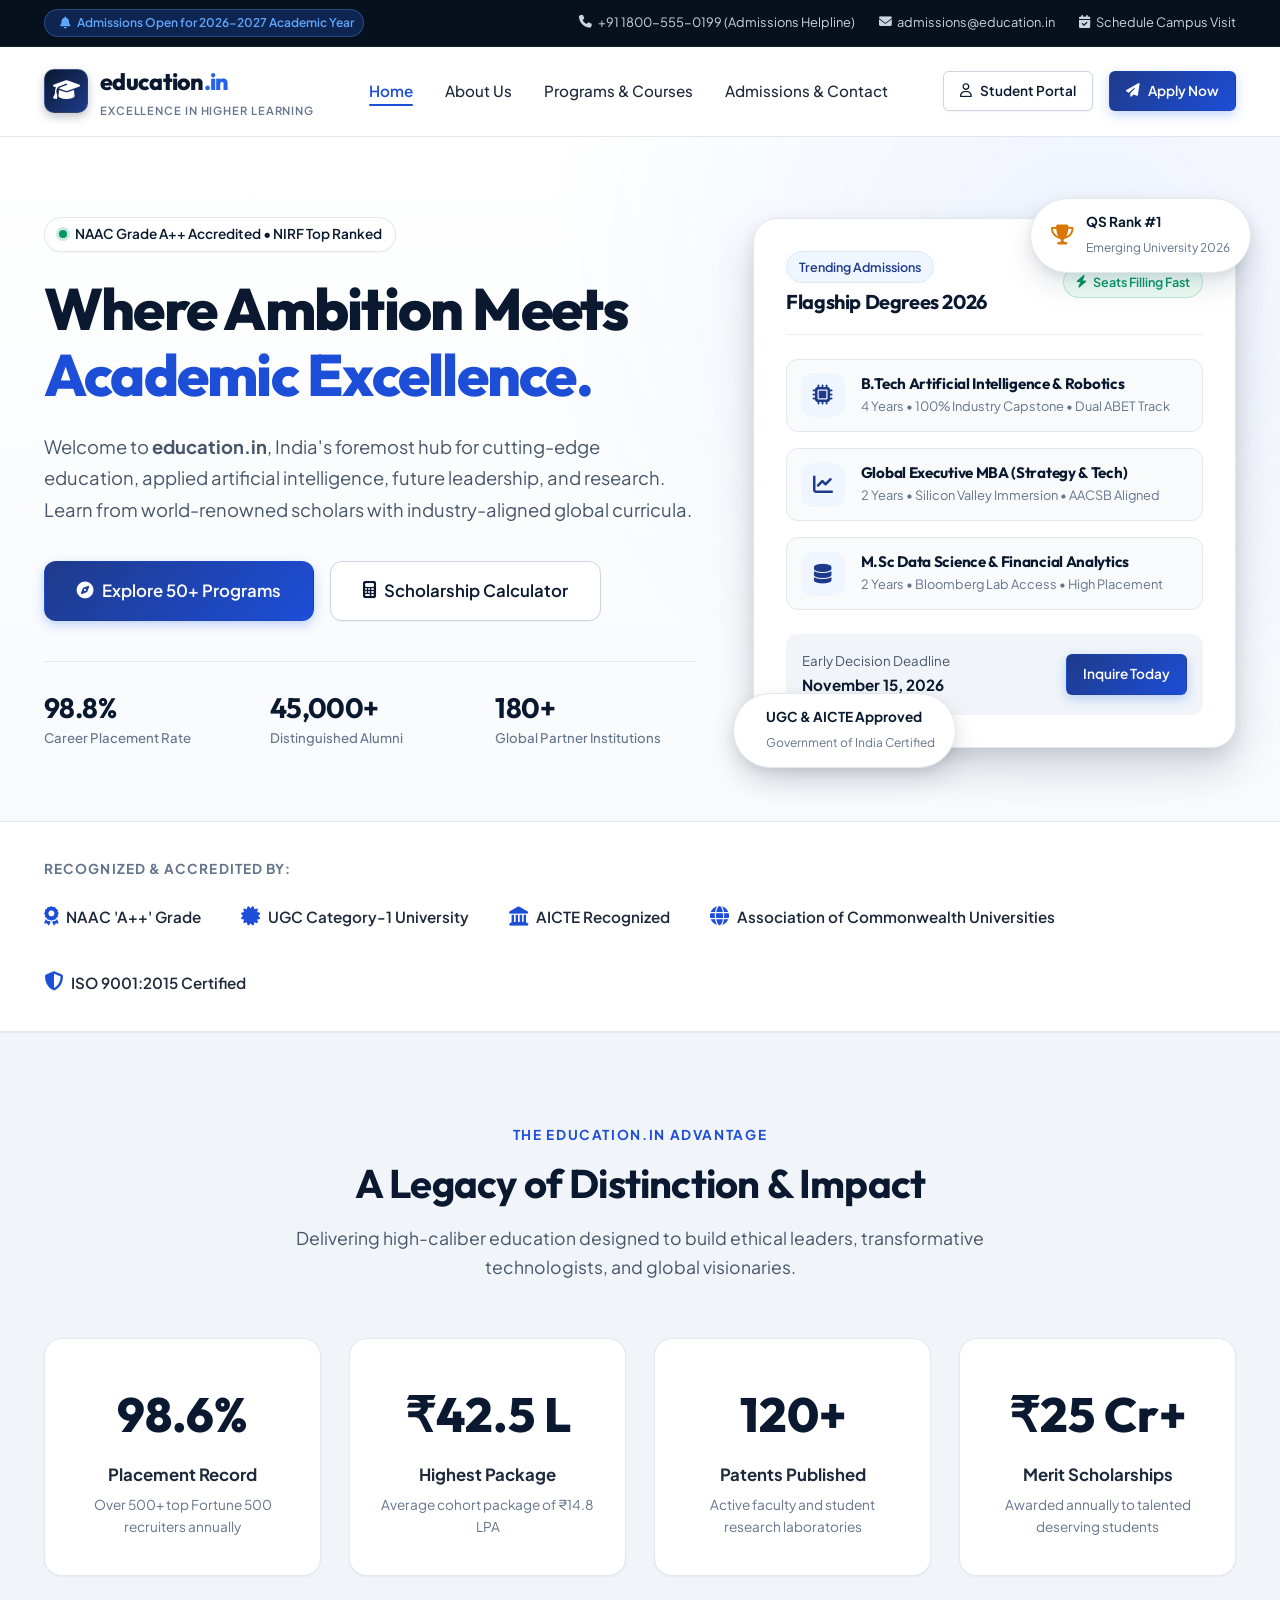
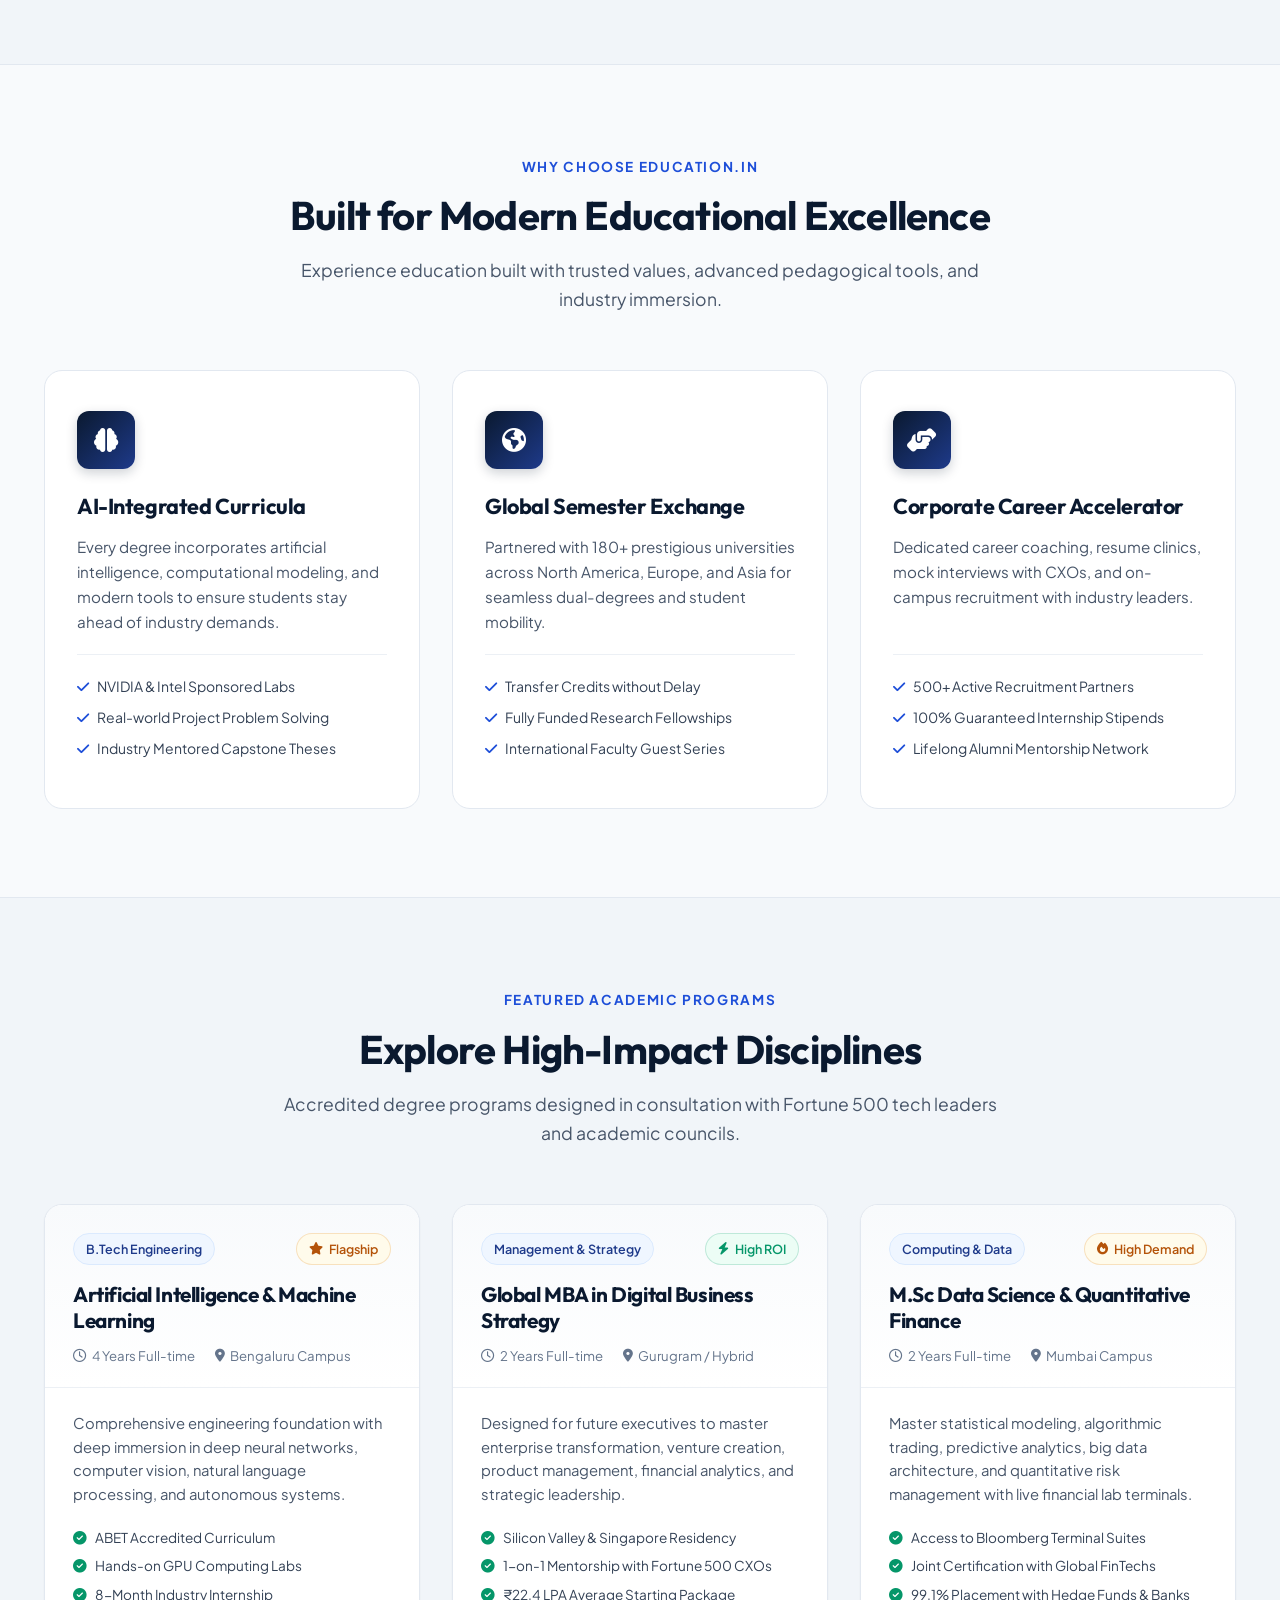
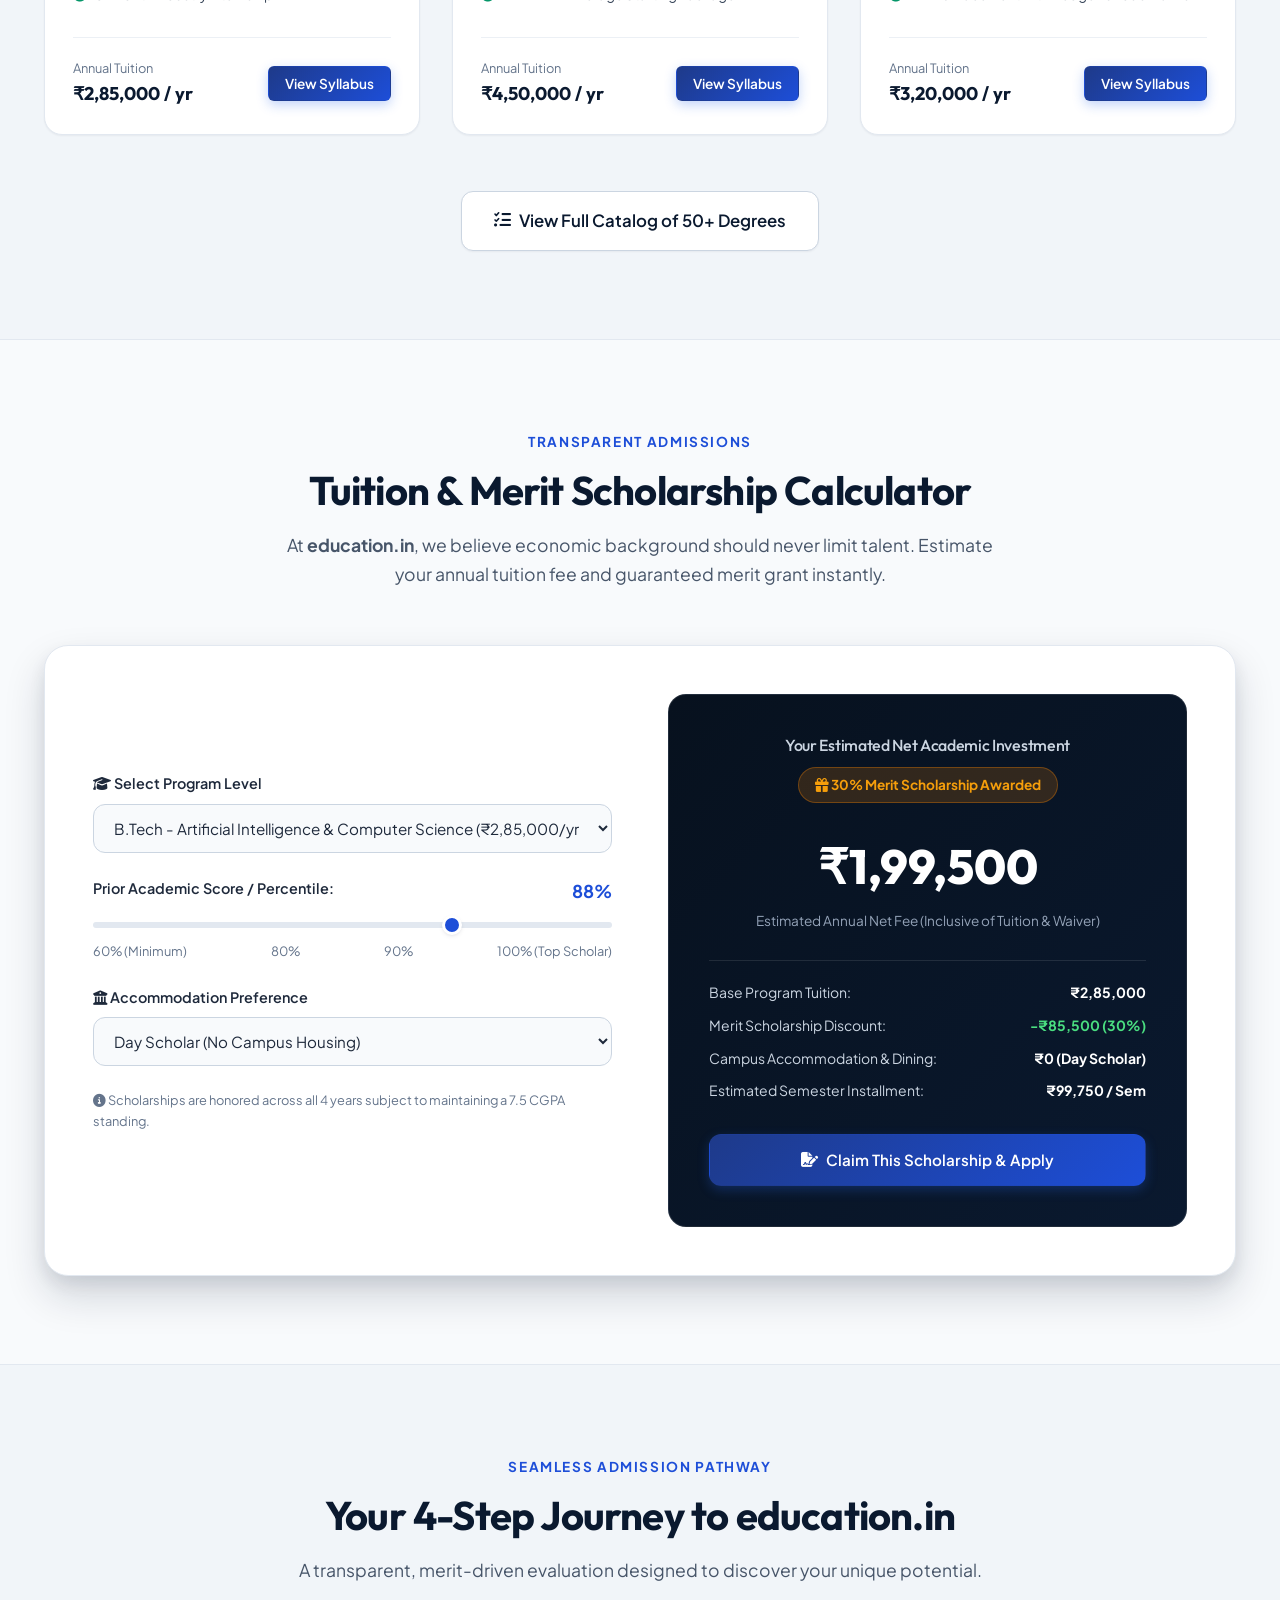
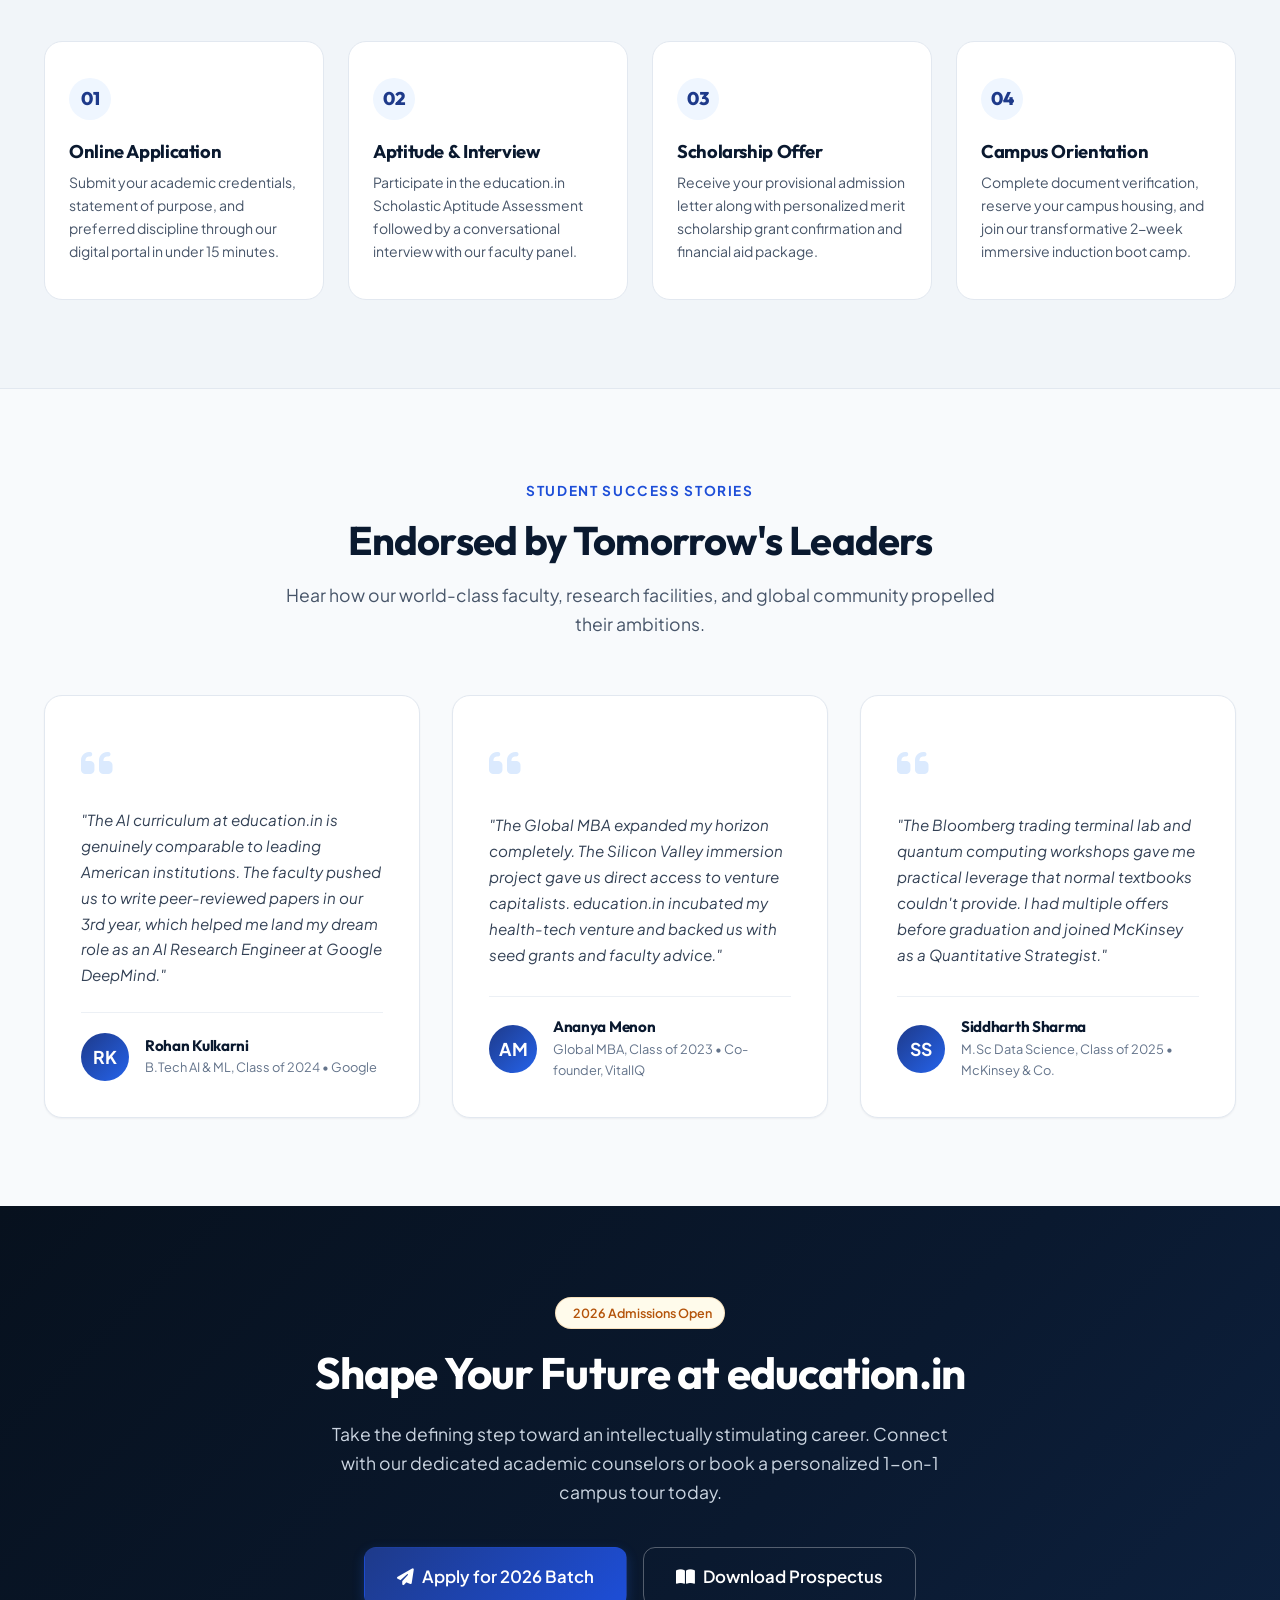
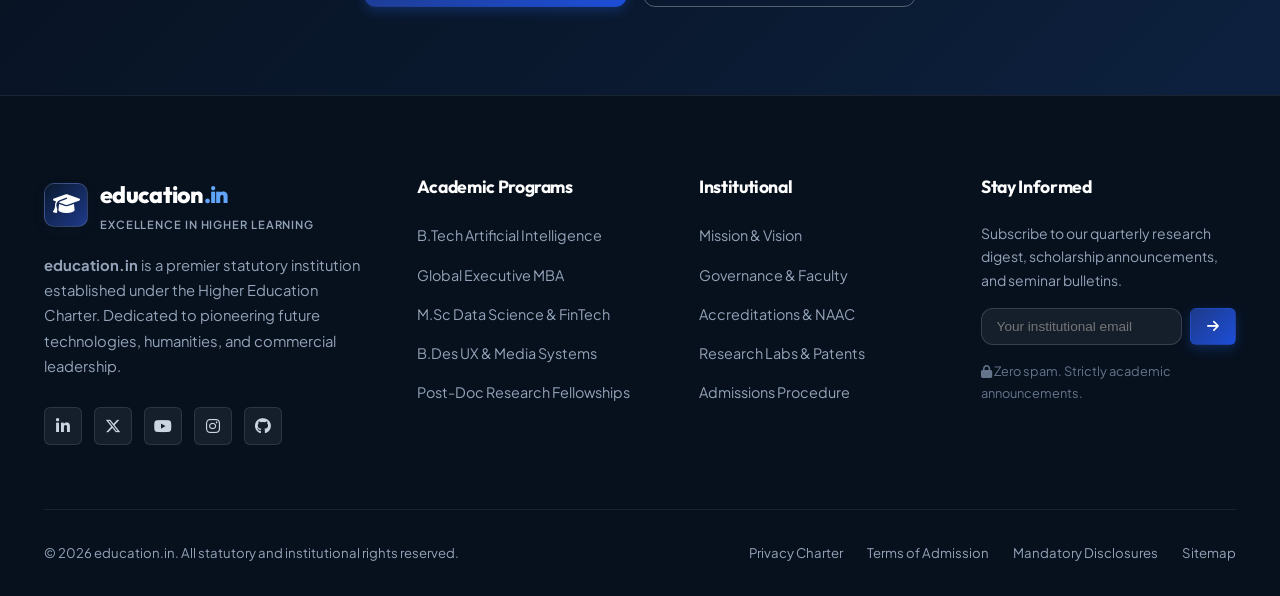
<file: index.html>
<!DOCTYPE html>
<html lang="en">
<head>
  <meta charset="UTF-8">
  <meta name="viewport" content="width=device-width, initial-scale=1.0">
  <title>education.in | Modern Academic Institution & Research Center</title>
  <meta name="description" content="Welcome to education.in - Empowering global leaders through world-class undergraduate, postgraduate, and executive programs in AI, Business, and Engineering.">
  <!-- Google Fonts & Font Awesome Icons -->
  <link rel="stylesheet" href="https://cdnjs.cloudflare.com/ajax/libs/font-awesome/6.5.1/css/all.min.css">
  <link rel="stylesheet" href="style.css">
</head>
<body>

  <!-- Top Announcement Bar -->
  <div class="top-banner">
    <div class="container top-banner-content">
      <div class="top-banner-badge">
        <span class="dot"></span>
        <i class="fa-solid fa-bell"></i> Admissions Open for 2026-2027 Academic Year
      </div>
      <div class="top-banner-links">
        <a href="tel:+9118005550199"><i class="fa-solid fa-phone"></i> +91 1800-555-0199 (Admissions Helpline)</a>
        <a href="mailto:admissions@education.in"><i class="fa-solid fa-envelope"></i> admissions@education.in</a>
        <a href="contact.html"><i class="fa-solid fa-calendar-check"></i> Schedule Campus Visit</a>
      </div>
    </div>
  </div>

  <!-- Main Navigation Header -->
  <header class="header" id="mainHeader">
    <div class="container">
      <nav class="navbar">
        <a href="index.html" class="brand-logo" aria-label="education.in Home">
          <div class="logo-crest">
            <i class="fa-solid fa-graduation-cap"></i>
          </div>
          <div class="logo-text-group">
            <div class="logo-name">education<span>.in</span></div>
            <div class="logo-tagline">Excellence in Higher Learning</div>
          </div>
        </a>

        <ul class="nav-menu" id="navMenu">
          <li><a href="index.html" class="nav-link active">Home</a></li>
          <li><a href="about.html" class="nav-link">About Us</a></li>
          <li><a href="courses.html" class="nav-link">Programs & Courses</a></li>
          <li><a href="contact.html" class="nav-link">Admissions & Contact</a></li>
        </ul>

        <div class="nav-actions">
          <a href="contact.html" class="btn btn-secondary btn-sm"><i class="fa-regular fa-user"></i> Student Portal</a>
          <a href="contact.html" class="btn btn-primary btn-sm"><i class="fa-solid fa-paper-plane"></i> Apply Now</a>
          <button class="mobile-toggle" id="mobileToggle" aria-label="Toggle navigation menu">
            <i class="fa-solid fa-bars"></i>
          </button>
        </div>
      </nav>
    </div>
  </header>

  <!-- Hero Section -->
  <section class="hero">
    <div class="container">
      <div class="hero-grid">
        <div class="hero-content">
          <div class="hero-eyebrow">
            <span class="dot"></span> NAAC Grade A++ Accredited &bull; NIRF Top Ranked
          </div>
          <h1 class="hero-title">
            Where Ambition Meets <span class="highlight">Academic Excellence.</span>
          </h1>
          <p class="hero-description">
            Welcome to <strong>education.in</strong>, India's foremost hub for cutting-edge education, applied artificial intelligence, future leadership, and research. Learn from world-renowned scholars with industry-aligned global curricula.
          </p>
          <div class="hero-buttons">
            <a href="courses.html" class="btn btn-primary btn-lg">
              <i class="fa-solid fa-compass"></i> Explore 50+ Programs
            </a>
            <a href="#calculator" class="btn btn-secondary btn-lg">
              <i class="fa-solid fa-calculator"></i> Scholarship Calculator
            </a>
          </div>

          <div class="hero-trust-metrics">
            <div class="trust-metric-item">
              <h4>98.8%</h4>
              <p>Career Placement Rate</p>
            </div>
            <div class="trust-metric-item">
              <h4>45,000+</h4>
              <p>Distinguished Alumni</p>
            </div>
            <div class="trust-metric-item">
              <h4>180+</h4>
              <p>Global Partner Institutions</p>
            </div>
          </div>
        </div>

        <div class="hero-visual-wrapper">
          <div class="floating-pill top-right">
            <i class="fa-solid fa-trophy" style="color: var(--gold-500); font-size: 1.25rem;"></i>
            <div>
              <strong style="display:block; font-size: 0.85rem; color: var(--blue-900);">QS Rank #1</strong>
              <span style="font-size: 0.75rem; color: var(--neutral-500);">Emerging University 2026</span>
            </div>
          </div>

          <div class="hero-card">
            <div class="hero-card-header">
              <div>
                <span class="badge badge-blue">Trending Admissions</span>
                <h3 style="margin-top: 0.35rem;">Flagship Degrees 2026</h3>
              </div>
              <span class="badge badge-emerald"><i class="fa-solid fa-bolt"></i> Seats Filling Fast</span>
            </div>

            <div class="hero-course-preview">
              <div class="course-mini-item">
                <div class="mini-icon"><i class="fa-solid fa-microchip"></i></div>
                <div class="mini-details">
                  <h5>B.Tech Artificial Intelligence & Robotics</h5>
                  <p>4 Years &bull; 100% Industry Capstone &bull; Dual ABET Track</p>
                </div>
              </div>

              <div class="course-mini-item">
                <div class="mini-icon"><i class="fa-solid fa-chart-line"></i></div>
                <div class="mini-details">
                  <h5>Global Executive MBA (Strategy & Tech)</h5>
                  <p>2 Years &bull; Silicon Valley Immersion &bull; AACSB Aligned</p>
                </div>
              </div>

              <div class="course-mini-item">
                <div class="mini-icon"><i class="fa-solid fa-database"></i></div>
                <div class="mini-details">
                  <h5>M.Sc Data Science & Financial Analytics</h5>
                  <p>2 Years &bull; Bloomberg Lab Access &bull; High Placement</p>
                </div>
              </div>
            </div>

            <div style="background: var(--neutral-100); padding: 1rem; border-radius: var(--radius-md); display: flex; justify-content: space-between; align-items: center;">
              <div>
                <small style="color: var(--neutral-600); display: block;">Early Decision Deadline</small>
                <strong style="color: var(--blue-900); font-size: 0.95rem;">November 15, 2026</strong>
              </div>
              <a href="contact.html" class="btn btn-primary btn-sm">Inquire Today</a>
            </div>
          </div>

          <div class="floating-pill bottom-left">
            <i class="fa-solid fa-shield-check" style="color: var(--emerald-600); font-size: 1.25rem;"></i>
            <div>
              <strong style="display:block; font-size: 0.85rem; color: var(--blue-900);">UGC & AICTE Approved</strong>
              <span style="font-size: 0.75rem; color: var(--neutral-500);">Government of India Certified</span>
            </div>
          </div>
        </div>
      </div>
    </div>
  </section>

  <!-- Statutory Accreditations Bar -->
  <section class="accreditation-bar">
    <div class="container accreditation-inner">
      <div class="accreditation-label">Recognized & Accredited By:</div>
      <div class="accreditation-badges">
        <div class="accred-item"><i class="fa-solid fa-award"></i> NAAC 'A++' Grade</div>
        <div class="accred-item"><i class="fa-solid fa-certificate"></i> UGC Category-1 University</div>
        <div class="accred-item"><i class="fa-solid fa-landmark"></i> AICTE Recognized</div>
        <div class="accred-item"><i class="fa-solid fa-globe"></i> Association of Commonwealth Universities</div>
        <div class="accred-item"><i class="fa-solid fa-shield-halved"></i> ISO 9001:2015 Certified</div>
      </div>
    </div>
  </section>

  <!-- Key Institutional Metrics -->
  <section class="section section-neutral">
    <div class="container">
      <div class="section-header">
        <span class="section-pretitle">The education.in Advantage</span>
        <h2 class="section-title">A Legacy of Distinction & Impact</h2>
        <p class="section-subtitle">Delivering high-caliber education designed to build ethical leaders, transformative technologists, and global visionaries.</p>
      </div>

      <div class="metrics-grid">
        <div class="metric-card">
          <div class="metric-number">98.6%</div>
          <div class="metric-label">Placement Record</div>
          <p class="metric-sub">Over 500+ top Fortune 500 recruiters annually</p>
        </div>

        <div class="metric-card">
          <div class="metric-number">&#8377;42.5 L</div>
          <div class="metric-label">Highest Package</div>
          <p class="metric-sub">Average cohort package of &#8377;14.8 LPA</p>
        </div>

        <div class="metric-card">
          <div class="metric-number">120+</div>
          <div class="metric-label">Patents Published</div>
          <p class="metric-sub">Active faculty and student research laboratories</p>
        </div>

        <div class="metric-card">
          <div class="metric-number">&#8377;25 Cr+</div>
          <div class="metric-label">Merit Scholarships</div>
          <p class="metric-sub">Awarded annually to talented deserving students</p>
        </div>
      </div>
    </div>
  </section>

  <!-- Core Academic Pillars -->
  <section class="section">
    <div class="container">
      <div class="section-header">
        <span class="section-pretitle">Why Choose education.in</span>
        <h2 class="section-title">Built for Modern Educational Excellence</h2>
        <p class="section-subtitle">Experience education built with trusted values, advanced pedagogical tools, and industry immersion.</p>
      </div>

      <div class="features-grid">
        <div class="feature-card">
          <div class="feature-icon-box"><i class="fa-solid fa-brain"></i></div>
          <h3>AI-Integrated Curricula</h3>
          <p>Every degree incorporates artificial intelligence, computational modeling, and modern tools to ensure students stay ahead of industry demands.</p>
          <ul class="feature-list">
            <li><i class="fa-solid fa-check"></i> NVIDIA & Intel Sponsored Labs</li>
            <li><i class="fa-solid fa-check"></i> Real-world Project Problem Solving</li>
            <li><i class="fa-solid fa-check"></i> Industry Mentored Capstone Theses</li>
          </ul>
        </div>

        <div class="feature-card">
          <div class="feature-icon-box"><i class="fa-solid fa-earth-americas"></i></div>
          <h3>Global Semester Exchange</h3>
          <p>Partnered with 180+ prestigious universities across North America, Europe, and Asia for seamless dual-degrees and student mobility.</p>
          <ul class="feature-list">
            <li><i class="fa-solid fa-check"></i> Transfer Credits without Delay</li>
            <li><i class="fa-solid fa-check"></i> Fully Funded Research Fellowships</li>
            <li><i class="fa-solid fa-check"></i> International Faculty Guest Series</li>
          </ul>
        </div>

        <div class="feature-card">
          <div class="feature-icon-box"><i class="fa-solid fa-handshake-angle"></i></div>
          <h3>Corporate Career Accelerator</h3>
          <p>Dedicated career coaching, resume clinics, mock interviews with CXOs, and on-campus recruitment with industry leaders.</p>
          <ul class="feature-list">
            <li><i class="fa-solid fa-check"></i> 500+ Active Recruitment Partners</li>
            <li><i class="fa-solid fa-check"></i> 100% Guaranteed Internship Stipends</li>
            <li><i class="fa-solid fa-check"></i> Lifelong Alumni Mentorship Network</li>
          </ul>
        </div>
      </div>
    </div>
  </section>

  <!-- Spotlight Programs Preview -->
  <section class="section section-neutral">
    <div class="container">
      <div class="section-header">
        <span class="section-pretitle">Featured Academic Programs</span>
        <h2 class="section-title">Explore High-Impact Disciplines</h2>
        <p class="section-subtitle">Accredited degree programs designed in consultation with Fortune 500 tech leaders and academic councils.</p>
      </div>

      <div class="courses-grid">
        <!-- Course 1 -->
        <div class="course-card">
          <div class="course-card-top">
            <div class="course-badges-row">
              <span class="badge badge-blue">B.Tech Engineering</span>
              <span class="badge badge-gold"><i class="fa-solid fa-star"></i> Flagship</span>
            </div>
            <h3 class="course-title">Artificial Intelligence & Machine Learning</h3>
            <div class="course-meta">
              <span><i class="fa-regular fa-clock"></i> 4 Years Full-time</span>
              <span><i class="fa-solid fa-location-dot"></i> Bengaluru Campus</span>
            </div>
          </div>
          <div class="course-card-body">
            <p class="course-description">Comprehensive engineering foundation with deep immersion in deep neural networks, computer vision, natural language processing, and autonomous systems.</p>
            <ul class="course-highlights">
              <li><i class="fa-solid fa-circle-check"></i> ABET Accredited Curriculum</li>
              <li><i class="fa-solid fa-circle-check"></i> Hands-on GPU Computing Labs</li>
              <li><i class="fa-solid fa-circle-check"></i> 8-Month Industry Internship</li>
            </ul>
            <div class="course-card-footer">
              <div class="course-fee">
                Annual Tuition
                <strong>&#8377;2,85,000 / yr</strong>
              </div>
              <button class="btn btn-primary btn-sm view-curriculum-btn" data-course="aiml">
                View Syllabus
              </button>
            </div>
          </div>
        </div>

        <!-- Course 2 -->
        <div class="course-card">
          <div class="course-card-top">
            <div class="course-badges-row">
              <span class="badge badge-blue">Management & Strategy</span>
              <span class="badge badge-emerald"><i class="fa-solid fa-bolt"></i> High ROI</span>
            </div>
            <h3 class="course-title">Global MBA in Digital Business Strategy</h3>
            <div class="course-meta">
              <span><i class="fa-regular fa-clock"></i> 2 Years Full-time</span>
              <span><i class="fa-solid fa-location-dot"></i> Gurugram / Hybrid</span>
            </div>
          </div>
          <div class="course-card-body">
            <p class="course-description">Designed for future executives to master enterprise transformation, venture creation, product management, financial analytics, and strategic leadership.</p>
            <ul class="course-highlights">
              <li><i class="fa-solid fa-circle-check"></i> Silicon Valley & Singapore Residency</li>
              <li><i class="fa-solid fa-circle-check"></i> 1-on-1 Mentorship with Fortune 500 CXOs</li>
              <li><i class="fa-solid fa-circle-check"></i> &#8377;22.4 LPA Average Starting Package</li>
            </ul>
            <div class="course-card-footer">
              <div class="course-fee">
                Annual Tuition
                <strong>&#8377;4,50,000 / yr</strong>
              </div>
              <button class="btn btn-primary btn-sm view-curriculum-btn" data-course="mba">
                View Syllabus
              </button>
            </div>
          </div>
        </div>

        <!-- Course 3 -->
        <div class="course-card">
          <div class="course-card-top">
            <div class="course-badges-row">
              <span class="badge badge-blue">Computing & Data</span>
              <span class="badge badge-gold"><i class="fa-solid fa-fire"></i> High Demand</span>
            </div>
            <h3 class="course-title">M.Sc Data Science & Quantitative Finance</h3>
            <div class="course-meta">
              <span><i class="fa-regular fa-clock"></i> 2 Years Full-time</span>
              <span><i class="fa-solid fa-location-dot"></i> Mumbai Campus</span>
            </div>
          </div>
          <div class="course-card-body">
            <p class="course-description">Master statistical modeling, algorithmic trading, predictive analytics, big data architecture, and quantitative risk management with live financial lab terminals.</p>
            <ul class="course-highlights">
              <li><i class="fa-solid fa-circle-check"></i> Access to Bloomberg Terminal Suites</li>
              <li><i class="fa-solid fa-circle-check"></i> Joint Certification with Global FinTechs</li>
              <li><i class="fa-solid fa-circle-check"></i> 99.1% Placement with Hedge Funds & Banks</li>
            </ul>
            <div class="course-card-footer">
              <div class="course-fee">
                Annual Tuition
                <strong>&#8377;3,20,000 / yr</strong>
              </div>
              <button class="btn btn-primary btn-sm view-curriculum-btn" data-course="datasci">
                View Syllabus
              </button>
            </div>
          </div>
        </div>
      </div>

      <div style="text-align: center; margin-top: 3.5rem;">
        <a href="courses.html" class="btn btn-secondary btn-lg">
          <i class="fa-solid fa-list-check"></i> View Full Catalog of 50+ Degrees
        </a>
      </div>
    </div>
  </section>

  <!-- Interactive Tuition & Scholarship Estimator -->
  <section class="section" id="calculator">
    <div class="container">
      <div class="section-header">
        <span class="section-pretitle">Transparent Admissions</span>
        <h2 class="section-title">Tuition & Merit Scholarship Calculator</h2>
        <p class="section-subtitle">At <strong>education.in</strong>, we believe economic background should never limit talent. Estimate your annual tuition fee and guaranteed merit grant instantly.</p>
      </div>

      <div class="calculator-box">
        <div class="calc-inputs">
          <div class="calc-form-group">
            <label for="calcProgramSelect"><i class="fa-solid fa-graduation-cap"></i> Select Program Level</label>
            <select id="calcProgramSelect" class="calc-select">
              <option value="285000">B.Tech - Artificial Intelligence & Computer Science (&#8377;2,85,000/yr)</option>
              <option value="450000">Master of Business Administration (MBA) (&#8377;4,50,000/yr)</option>
              <option value="320000">M.Sc - Data Science & FinTech (&#8377;3,20,000/yr)</option>
              <option value="210000">BBA - International Business Management (&#8377;2,10,000/yr)</option>
              <option value="260000">B.Des - UX Design & Digital Media (&#8377;2,60,000/yr)</option>
            </select>
          </div>

          <div class="calc-form-group">
            <label for="scoreRange">
              <span>Prior Academic Score / Percentile:</span>
              <strong id="scoreDisplay" style="color: var(--blue-600); font-size: 1.1rem; float: right;">88%</strong>
            </label>
            <div class="calc-slider-wrapper">
              <input type="range" id="scoreRange" class="calc-range-slider" min="60" max="100" value="88" step="1">
              <div class="calc-slider-labels">
                <span>60% (Minimum)</span>
                <span>80%</span>
                <span>90%</span>
                <span>100% (Top Scholar)</span>
              </div>
            </div>
          </div>

          <div class="calc-form-group">
            <label><i class="fa-solid fa-building-columns"></i> Accommodation Preference</label>
            <select id="hostelSelect" class="calc-select">
              <option value="0">Day Scholar (No Campus Housing)</option>
              <option value="95000">Campus Residence (Twin Sharing + Meals) +&#8377;95,000/yr</option>
              <option value="145000">Premium Single Studio + Dining +&#8377;1,45,000/yr</option>
            </select>
          </div>

          <p style="font-size: 0.8rem; color: var(--neutral-500); margin-top: 1rem;">
            <i class="fa-solid fa-info-circle"></i> Scholarships are honored across all 4 years subject to maintaining a 7.5 CGPA standing.
          </p>
        </div>

        <div class="calc-result-panel">
          <h4>Your Estimated Net Academic Investment</h4>
          <div class="calc-scholarship-tag" id="scholarshipBadge">
            <i class="fa-solid fa-gift"></i> 35% Academic Merit Scholarship Awarded
          </div>

          <div class="calc-price" id="netPrice">&#8377;1,85,250</div>
          <div class="calc-period">Estimated Annual Net Fee (Inclusive of Tuition & Waiver)</div>

          <ul class="calc-breakdown-list">
            <li>
              <span>Base Program Tuition:</span>
              <strong id="baseTuitionText">&#8377;2,85,000</strong>
            </li>
            <li>
              <span>Merit Scholarship Discount:</span>
              <strong id="discountAmountText" style="color: #4ade80;">-&#8377;99,750</strong>
            </li>
            <li>
              <span>Campus Accommodation & Dining:</span>
              <strong id="hostelFeeText">&#8377;0</strong>
            </li>
            <li>
              <span>Estimated Semester Installment:</span>
              <strong id="semesterFeeText">&#8377;92,625 / Sem</strong>
            </li>
          </ul>

          <a href="contact.html" class="btn btn-primary" style="width: 100%;">
            <i class="fa-solid fa-file-signature"></i> Claim This Scholarship & Apply
          </a>
        </div>
      </div>
    </div>
  </section>

  <!-- Admissions Roadmap -->
  <section class="section section-neutral">
    <div class="container">
      <div class="section-header">
        <span class="section-pretitle">Seamless Admission Pathway</span>
        <h2 class="section-title">Your 4-Step Journey to education.in</h2>
        <p class="section-subtitle">A transparent, merit-driven evaluation designed to discover your unique potential.</p>
      </div>

      <div class="steps-grid">
        <div class="step-card">
          <div class="step-number">01</div>
          <h4>Online Application</h4>
          <p>Submit your academic credentials, statement of purpose, and preferred discipline through our digital portal in under 15 minutes.</p>
        </div>

        <div class="step-card">
          <div class="step-number">02</div>
          <h4>Aptitude & Interview</h4>
          <p>Participate in the education.in Scholastic Aptitude Assessment followed by a conversational interview with our faculty panel.</p>
        </div>

        <div class="step-card">
          <div class="step-number">03</div>
          <h4>Scholarship Offer</h4>
          <p>Receive your provisional admission letter along with personalized merit scholarship grant confirmation and financial aid package.</p>
        </div>

        <div class="step-card">
          <div class="step-number">04</div>
          <h4>Campus Orientation</h4>
          <p>Complete document verification, reserve your campus housing, and join our transformative 2-week immersive induction boot camp.</p>
        </div>
      </div>
    </div>
  </section>

  <!-- Alumni & Student Testimonials -->
  <section class="section">
    <div class="container">
      <div class="section-header">
        <span class="section-pretitle">Student Success Stories</span>
        <h2 class="section-title">Endorsed by Tomorrow's Leaders</h2>
        <p class="section-subtitle">Hear how our world-class faculty, research facilities, and global community propelled their ambitions.</p>
      </div>

      <div class="testimonials-grid">
        <div class="testimonial-card">
          <div class="quote-icon"><i class="fa-solid fa-quote-left"></i></div>
          <p class="testimonial-text">
            "The AI curriculum at education.in is genuinely comparable to leading American institutions. The faculty pushed us to write peer-reviewed papers in our 3rd year, which helped me land my dream role as an AI Research Engineer at Google DeepMind."
          </p>
          <div class="student-profile">
            <div class="student-avatar">RK</div>
            <div class="student-info">
              <h5>Rohan Kulkarni</h5>
              <p>B.Tech AI & ML, Class of 2024 &bull; Google</p>
            </div>
          </div>
        </div>

        <div class="testimonial-card">
          <div class="quote-icon"><i class="fa-solid fa-quote-left"></i></div>
          <p class="testimonial-text">
            "The Global MBA expanded my horizon completely. The Silicon Valley immersion project gave us direct access to venture capitalists. education.in incubated my health-tech venture and backed us with seed grants and faculty advice."
          </p>
          <div class="student-profile">
            <div class="student-avatar">AM</div>
            <div class="student-info">
              <h5>Ananya Menon</h5>
              <p>Global MBA, Class of 2023 &bull; Co-founder, VitalIQ</p>
            </div>
          </div>
        </div>

        <div class="testimonial-card">
          <div class="quote-icon"><i class="fa-solid fa-quote-left"></i></div>
          <p class="testimonial-text">
            "The Bloomberg trading terminal lab and quantum computing workshops gave me practical leverage that normal textbooks couldn't provide. I had multiple offers before graduation and joined McKinsey as a Quantitative Strategist."
          </p>
          <div class="student-profile">
            <div class="student-avatar">SS</div>
            <div class="student-info">
              <h5>Siddharth Sharma</h5>
              <p>M.Sc Data Science, Class of 2025 &bull; McKinsey & Co.</p>
            </div>
          </div>
        </div>
      </div>
    </div>
  </section>

  <!-- CTA Banner Section -->
  <section class="section section-blue">
    <div class="container" style="text-align: center;">
      <span class="badge badge-gold" style="margin-bottom: 1rem;"><i class="fa-solid fa-sparkles"></i> 2026 Admissions Open</span>
      <h2 style="font-size: 2.75rem; margin-bottom: 1.25rem;">Shape Your Future at education.in</h2>
      <p style="max-width: 650px; margin: 0 auto 2.5rem; font-size: 1.1rem;">
        Take the defining step toward an intellectually stimulating career. Connect with our dedicated academic counselors or book a personalized 1-on-1 campus tour today.
      </p>
      <div style="display: flex; justify-content: center; gap: 1rem; flex-wrap: wrap;">
        <a href="contact.html" class="btn btn-primary btn-lg"><i class="fa-solid fa-paper-plane"></i> Apply for 2026 Batch</a>
        <a href="courses.html" class="btn btn-outline-white btn-lg"><i class="fa-solid fa-book-open"></i> Download Prospectus</a>
      </div>
    </div>
  </section>

  <!-- Curriculum Modal Dialog -->
  <div class="modal-overlay" id="curriculumModal" aria-hidden="true" role="dialog">
    <div class="modal-dialog">
      <div class="modal-header">
        <div>
          <span class="badge badge-blue" id="modalBadge">Syllabus Details</span>
          <h3 id="modalCourseTitle" style="margin-top: 0.25rem; font-size: 1.35rem;">Curriculum Outline</h3>
        </div>
        <button class="modal-close-btn" id="modalCloseBtn" aria-label="Close Modal">&times;</button>
      </div>
      <div class="modal-body" id="modalContent">
        <!-- Injected via JavaScript -->
      </div>
    </div>
  </div>

  <!-- Toast Notification Container -->
  <div class="toast-container" id="toastContainer"></div>

  <!-- Global Footer -->
  <footer class="footer">
    <div class="container">
      <div class="footer-grid">
        <div class="footer-brand">
          <a href="index.html" class="brand-logo">
            <div class="logo-crest"><i class="fa-solid fa-graduation-cap"></i></div>
            <div class="logo-text-group">
              <div class="logo-name" style="color: var(--white);">education<span style="color: var(--blue-400);">.in</span></div>
              <div class="logo-tagline" style="color: var(--neutral-400);">Excellence in Higher Learning</div>
            </div>
          </a>
          <p>
            <strong>education.in</strong> is a premier statutory institution established under the Higher Education Charter. Dedicated to pioneering future technologies, humanities, and commercial leadership.
          </p>
          <div class="footer-socials">
            <a href="#" class="social-link" aria-label="LinkedIn"><i class="fa-brands fa-linkedin-in"></i></a>
            <a href="#" class="social-link" aria-label="Twitter"><i class="fa-brands fa-x-twitter"></i></a>
            <a href="#" class="social-link" aria-label="YouTube"><i class="fa-brands fa-youtube"></i></a>
            <a href="#" class="social-link" aria-label="Instagram"><i class="fa-brands fa-instagram"></i></a>
            <a href="#" class="social-link" aria-label="GitHub"><i class="fa-brands fa-github"></i></a>
          </div>
        </div>

        <div class="footer-col">
          <h4>Academic Programs</h4>
          <ul class="footer-links">
            <li><a href="courses.html">B.Tech Artificial Intelligence</a></li>
            <li><a href="courses.html">Global Executive MBA</a></li>
            <li><a href="courses.html">M.Sc Data Science & FinTech</a></li>
            <li><a href="courses.html">B.Des UX & Media Systems</a></li>
            <li><a href="courses.html">Post-Doc Research Fellowships</a></li>
          </ul>
        </div>

        <div class="footer-col">
          <h4>Institutional</h4>
          <ul class="footer-links">
            <li><a href="about.html">Mission & Vision</a></li>
            <li><a href="about.html">Governance & Faculty</a></li>
            <li><a href="about.html">Accreditations & NAAC</a></li>
            <li><a href="about.html">Research Labs & Patents</a></li>
            <li><a href="contact.html">Admissions Procedure</a></li>
          </ul>
        </div>

        <div class="footer-col footer-newsletter">
          <h4>Stay Informed</h4>
          <p>Subscribe to our quarterly research digest, scholarship announcements, and seminar bulletins.</p>
          <form class="newsletter-form" id="newsletterForm">
            <input type="email" class="newsletter-input" placeholder="Your institutional email" required>
            <button type="submit" class="btn btn-primary btn-sm"><i class="fa-solid fa-arrow-right"></i></button>
          </form>
          <div style="margin-top: 1rem; font-size: 0.8rem; color: var(--neutral-500);">
            <i class="fa-solid fa-lock"></i> Zero spam. Strictly academic announcements.
          </div>
        </div>
      </div>

      <div class="footer-bottom">
        <div>&copy; 2026 education.in. All statutory and institutional rights reserved.</div>
        <div class="footer-bottom-links">
          <a href="#">Privacy Charter</a>
          <a href="#">Terms of Admission</a>
          <a href="#">Mandatory Disclosures</a>
          <a href="#">Sitemap</a>
        </div>
      </div>
    </div>
  </footer>

  <!-- Page Interactivity Scripts -->
  <script>
    // Mobile Nav Toggle
    const mobileToggle = document.getElementById('mobileToggle');
    const navMenu = document.getElementById('navMenu');
    mobileToggle.addEventListener('click', () => {
      navMenu.classList.toggle('open');
      const icon = mobileToggle.querySelector('i');
      if (navMenu.classList.contains('open')) {
        icon.classList.remove('fa-bars');
        icon.classList.add('fa-xmark');
      } else {
        icon.classList.remove('fa-xmark');
        icon.classList.add('fa-bars');
      }
    });

    // Sticky Navbar Scroll Effect
    window.addEventListener('scroll', () => {
      const header = document.getElementById('mainHeader');
      if (window.scrollY > 40) {
        header.classList.add('scrolled');
      } else {
        header.classList.remove('scrolled');
      }
    });

    // Interactive Tuition & Scholarship Calculator
    const programSelect = document.getElementById('calcProgramSelect');
    const scoreRange = document.getElementById('scoreRange');
    const scoreDisplay = document.getElementById('scoreDisplay');
    const hostelSelect = document.getElementById('hostelSelect');
    const netPrice = document.getElementById('netPrice');
    const scholarshipBadge = document.getElementById('scholarshipBadge');
    const baseTuitionText = document.getElementById('baseTuitionText');
    const discountAmountText = document.getElementById('discountAmountText');
    const hostelFeeText = document.getElementById('hostelFeeText');
    const semesterFeeText = document.getElementById('semesterFeeText');

    function calculateTuition() {
      const baseFee = parseInt(programSelect.value, 10);
      const score = parseInt(scoreRange.value, 10);
      const hostelFee = parseInt(hostelSelect.value, 10);

      scoreDisplay.textContent = score + '%';

      let discountPercent = 0;
      let badgeLabel = 'Standard Academic Tier';

      if (score >= 95) {
        discountPercent = 50;
        badgeLabel = '50% Dean\'s Presidential Honors Fellowship';
      } else if (score >= 90) {
        discountPercent = 40;
        badgeLabel = '40% Academic Excellence Grant';
      } else if (score >= 85) {
        discountPercent = 30;
        badgeLabel = '30% Merit Scholarship Awarded';
      } else if (score >= 75) {
        discountPercent = 20;
        badgeLabel = '20% Talent Incentive Waiver';
      } else if (score >= 65) {
        discountPercent = 10;
        badgeLabel = '10% Early Application Bursary';
      } else {
        discountPercent = 0;
        badgeLabel = 'General Admission Tier';
      }

      const discountAmount = Math.round((baseFee * discountPercent) / 100);
      const discountedTuition = baseFee - discountAmount;
      const totalNetAnnual = discountedTuition + hostelFee;
      const semesterCost = Math.round(totalNetAnnual / 2);

      scholarshipBadge.innerHTML = `<i class="fa-solid fa-gift"></i> ${badgeLabel}`;
      netPrice.textContent = '₹' + totalNetAnnual.toLocaleString('en-IN');
      baseTuitionText.textContent = '₹' + baseFee.toLocaleString('en-IN');
      discountAmountText.textContent = discountPercent > 0 ? '-₹' + discountAmount.toLocaleString('en-IN') + ` (${discountPercent}%)` : '₹0 (0%)';
      hostelFeeText.textContent = hostelFee > 0 ? '+₹' + hostelFee.toLocaleString('en-IN') : '₹0 (Day Scholar)';
      semesterFeeText.textContent = '₹' + semesterCost.toLocaleString('en-IN') + ' / Sem';
    }

    programSelect.addEventListener('change', calculateTuition);
    scoreRange.addEventListener('input', calculateTuition);
    hostelSelect.addEventListener('change', calculateTuition);
    calculateTuition();

    // Curriculum Modal Logic
    const curriculumData = {
      aiml: {
        title: "B.Tech in Artificial Intelligence & Machine Learning",
        badge: "ABET & AICTE Aligned",
        semesters: [
          {
            title: "Semester 1 & 2: Mathematical Foundations & Programming",
            modules: ["Multivariable Calculus & Linear Algebra", "Data Structures & Algorithmic Complexity in C++", "Discrete Computational Mathematics", "Python for Applied Computing & NumPy"]
          },
          {
            title: "Semester 3 & 4: Deep Learning & Autonomous Systems",
            modules: ["Probabilistic Graphical Models & Statistics", "Neural Networks & Deep Learning with PyTorch", "Computer Vision & Visual Perception", "Database Engineering & Distributed Systems"]
          },
          {
            title: "Semester 5 & 6: Scalable AI & Reinforcement Learning",
            modules: ["Natural Language Processing & Large Language Models", "Reinforcement Learning & Robotics Operating System (ROS)", "Cloud Computing with AWS & MLOps Infrastructure", "AI Ethics, Governance & Data Sovereignty"]
          },
          {
            title: "Semester 7 & 8: Capstone & Corporate Internship",
            modules: ["8-Month Full-time Corporate Industry Internship", "Capstone Thesis Defense with Faculty & Industry Jury", "Patent & Research Paper Publication Drive"]
          }
        ]
      },
      mba: {
        title: "Global Executive MBA in Digital Business Strategy",
        badge: "AACSB Aligned",
        semesters: [
          {
            title: "Term 1 & 2: Leadership & Core Analytical Acumen",
            modules: ["Strategic Financial Management & Quantitative Analysis", "Organizational Behavior & Executive Leadership", "Global Macroeconomics & Geopolitics", "Marketing in the Algorithmic Age"]
          },
          {
            title: "Term 3 & 4: Transformation & Venture Building",
            modules: ["Platform Economics & Digital Business Models", "Corporate Venture Capital & M&A Strategy", "Silicon Valley 2-Week Immersion & Pitch Track", "Supply Chain Resilience & AI Operations"]
          }
        ]
      },
      datasci: {
        title: "M.Sc in Data Science & Quantitative Finance",
        badge: "Industry Certified",
        semesters: [
          {
            title: "Year 1: Stochastic Calculus & Big Data",
            modules: ["Stochastic Calculus for Financial Markets", "Distributed Computing with Apache Spark", "Econometrics & Time-Series Forecasting", "Financial Engineering & Derivative Pricing"]
          },
          {
            title: "Year 2: Algorithmic Trading & Capstone",
            modules: ["High-Frequency Algorithmic Execution Systems", "Machine Learning for Risk Hedging & Portfolio Theory", "Bloomberg Terminal Hands-on Simulations", "Master's Thesis with Institutional Asset Managers"]
          }
        ]
      }
    };

    const modal = document.getElementById('curriculumModal');
    const modalCloseBtn = document.getElementById('modalCloseBtn');
    const modalTitle = document.getElementById('modalCourseTitle');
    const modalBadge = document.getElementById('modalBadge');
    const modalContent = document.getElementById('modalContent');

    document.querySelectorAll('.view-curriculum-btn').forEach(btn => {
      btn.addEventListener('click', (e) => {
        const courseKey = e.currentTarget.getAttribute('data-course');
        const data = curriculumData[courseKey];
        if (data) {
          modalTitle.textContent = data.title;
          modalBadge.textContent = data.badge;

          let html = `<p style="color: var(--neutral-600); margin-bottom: 1.5rem;">Below is the verified syllabus outline vetted by the Academic Senate and Industry Advisory Board.</p>`;
          data.semesters.forEach(sem => {
            html += `
              <div class="syllabus-semester">
                <h5><i class="fa-solid fa-graduation-cap"></i> ${sem.title}</h5>
                <ul class="syllabus-modules">
                  ${sem.modules.map(mod => `<li><i class="fa-solid fa-angle-right" style="color: var(--blue-500); margin-right: 0.35rem;"></i> ${mod}</li>`).join('')}
                </ul>
              </div>
            `;
          });
          html += `
            <div style="margin-top: 2rem; display: flex; gap: 1rem; flex-wrap: wrap;">
              <a href="contact.html" class="btn btn-primary btn-sm"><i class="fa-solid fa-paper-plane"></i> Apply for this Degree</a>
              <button class="btn btn-secondary btn-sm" onclick="showToast('Syllabus PDF dispatched to admissions queue.')"><i class="fa-solid fa-download"></i> Download Full PDF Syllabus</button>
            </div>
          `;
          modalContent.innerHTML = html;
          modal.classList.add('active');
        }
      });
    });

    modalCloseBtn.addEventListener('click', () => {
      modal.classList.remove('active');
    });

    modal.addEventListener('click', (e) => {
      if (e.target === modal) {
        modal.classList.remove('active');
      }
    });

    // Toast Notification Utility
    function showToast(message) {
      const container = document.getElementById('toastContainer');
      const toast = document.createElement('div');
      toast.className = 'toast toast-success show';
      toast.innerHTML = `<i class="fa-solid fa-circle-check"></i> <span>${message}</span>`;
      container.appendChild(toast);
      setTimeout(() => {
        toast.classList.remove('show');
        setTimeout(() => toast.remove(), 400);
      }, 4000);
    }

    // Newsletter Submission
    const newsletterForm = document.getElementById('newsletterForm');
    if (newsletterForm) {
      newsletterForm.addEventListener('submit', (e) => {
        e.preventDefault();
        showToast('Thank you for subscribing to education.in academic bulletins!');
        newsletterForm.reset();
      });
    }
  </script>
</body>
</html>
</file>
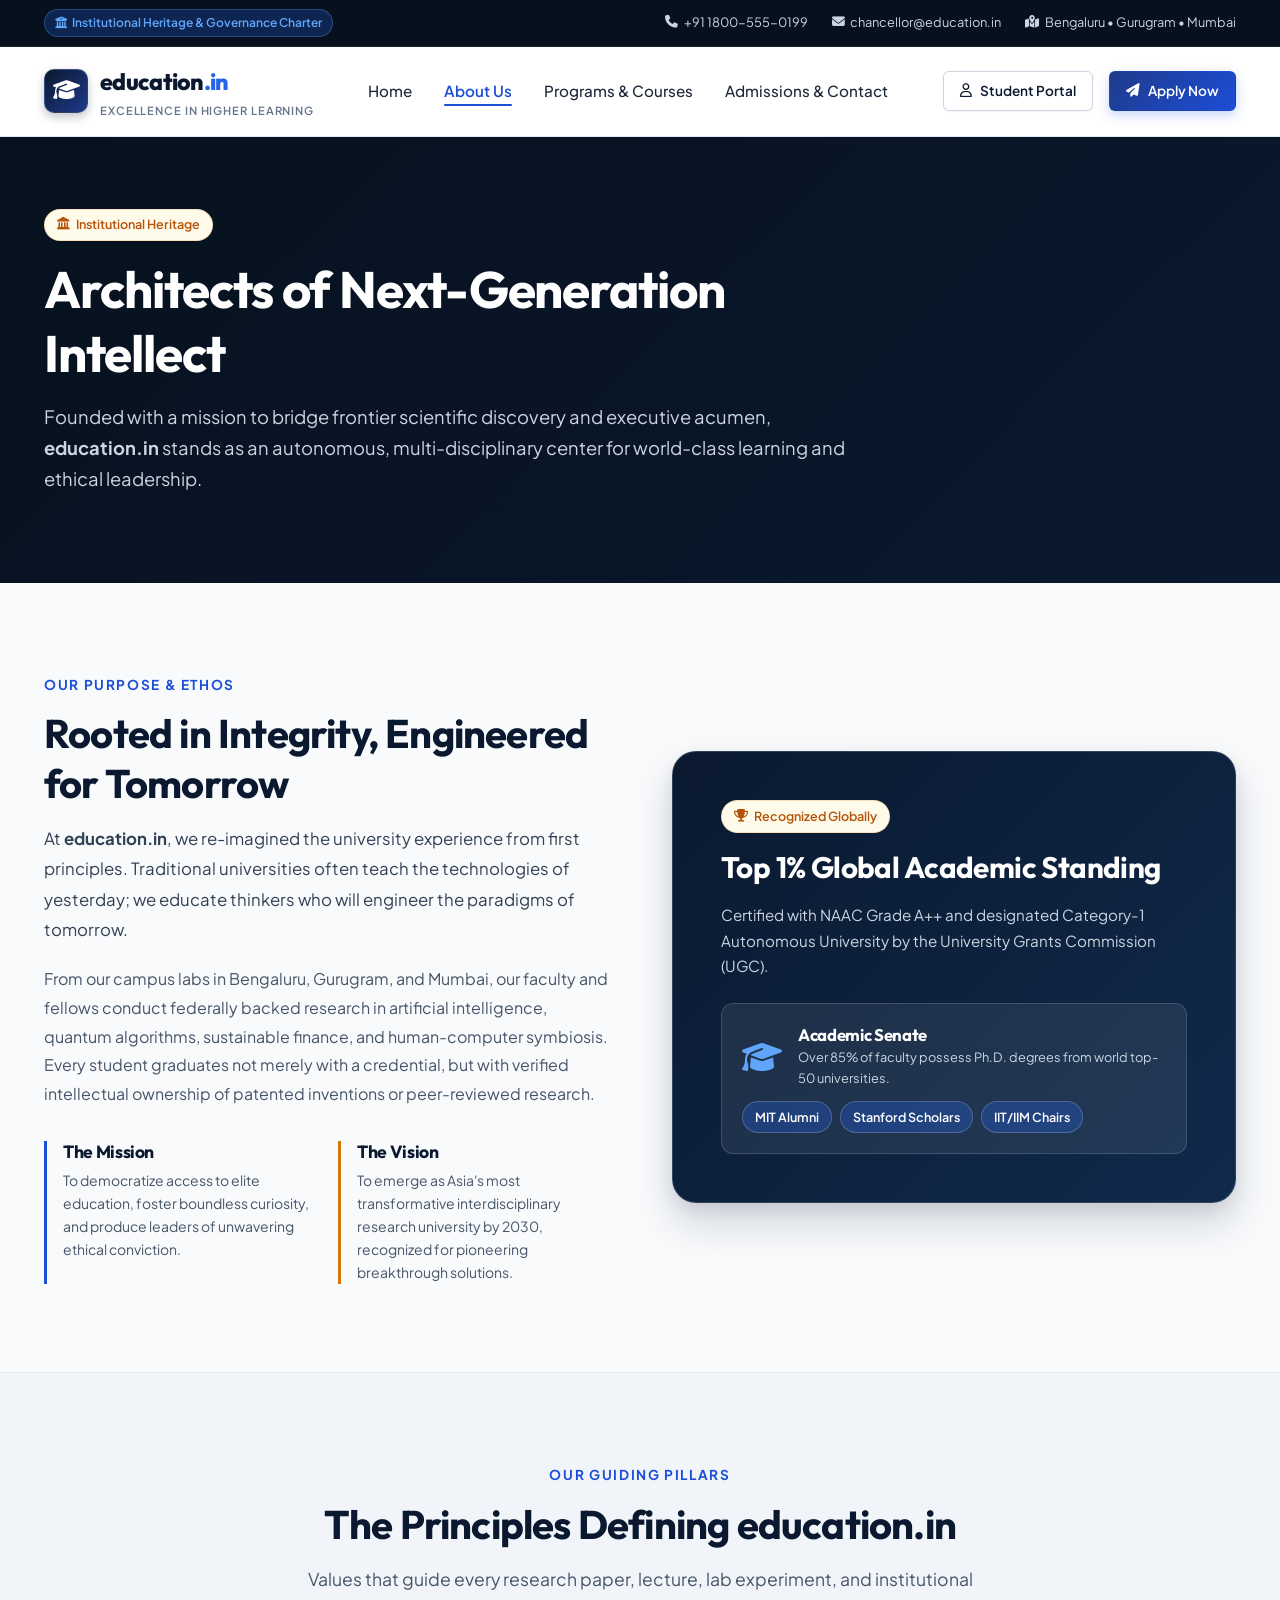
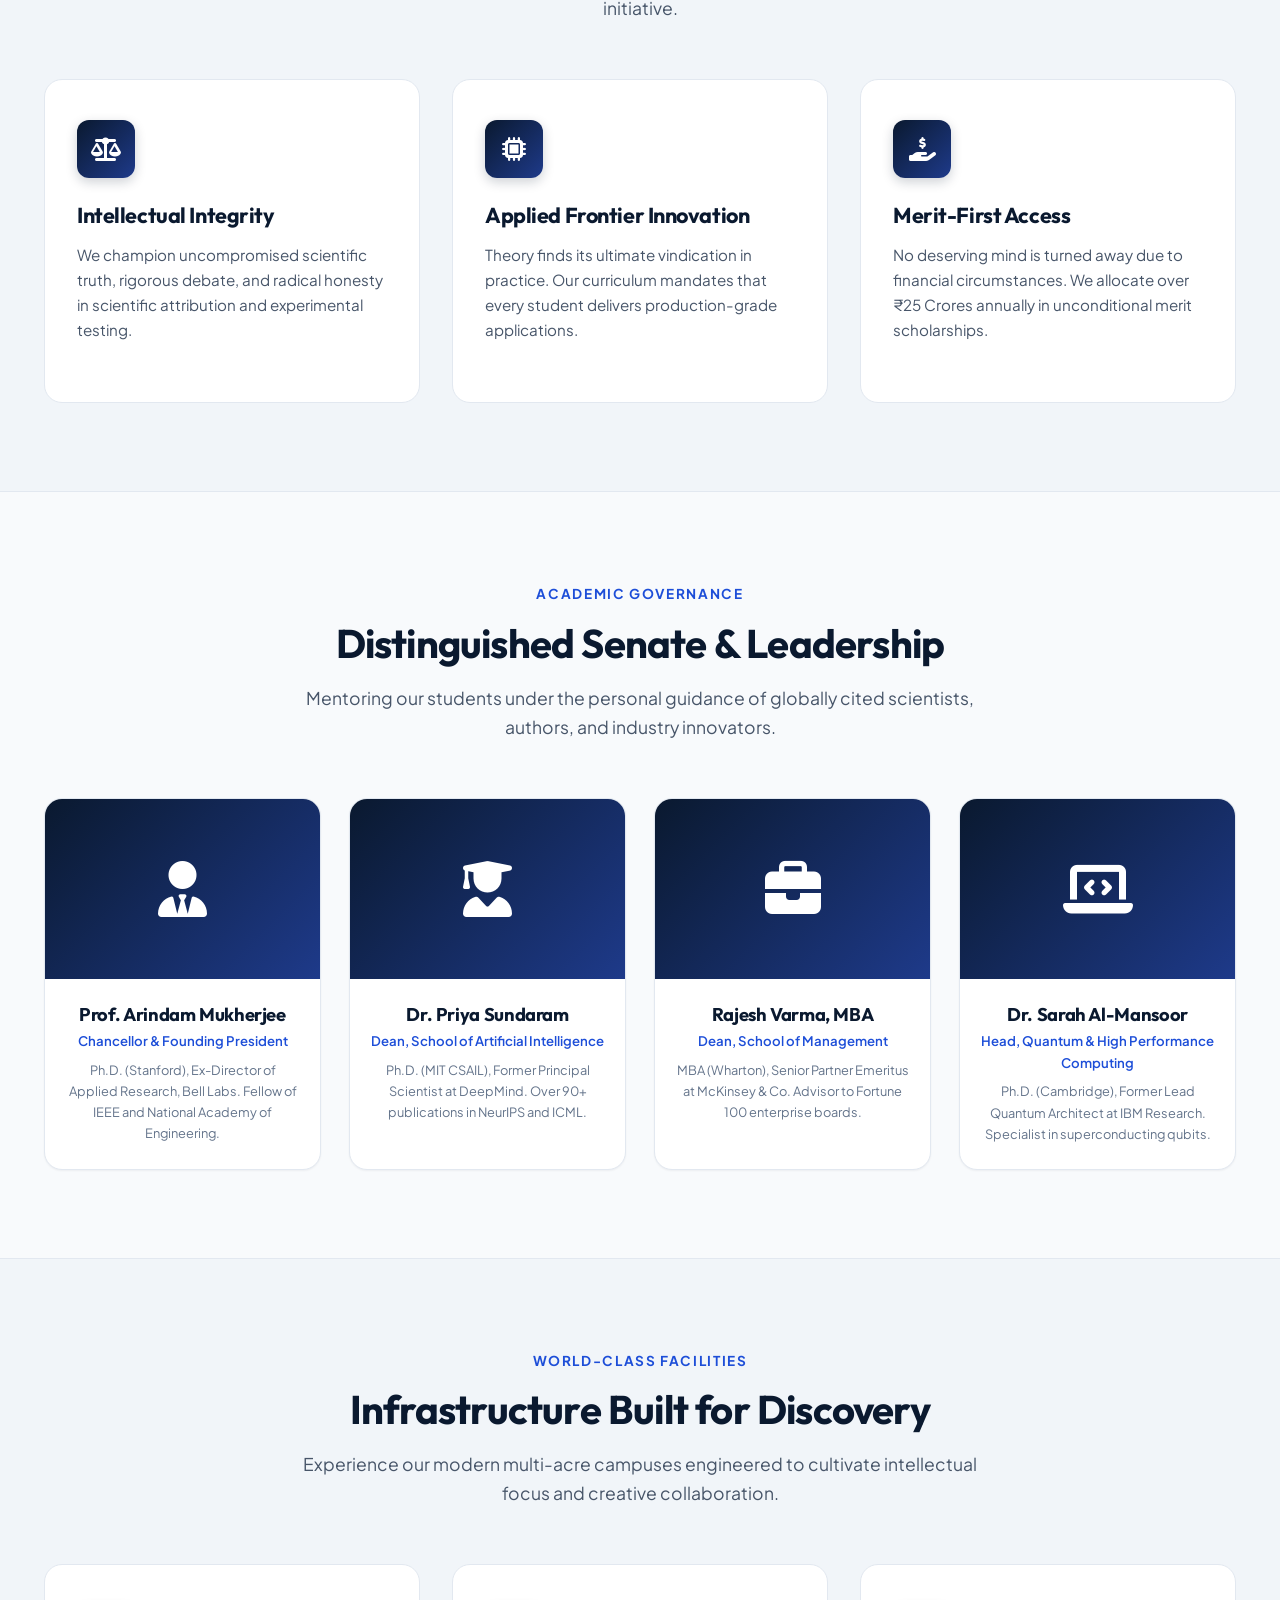
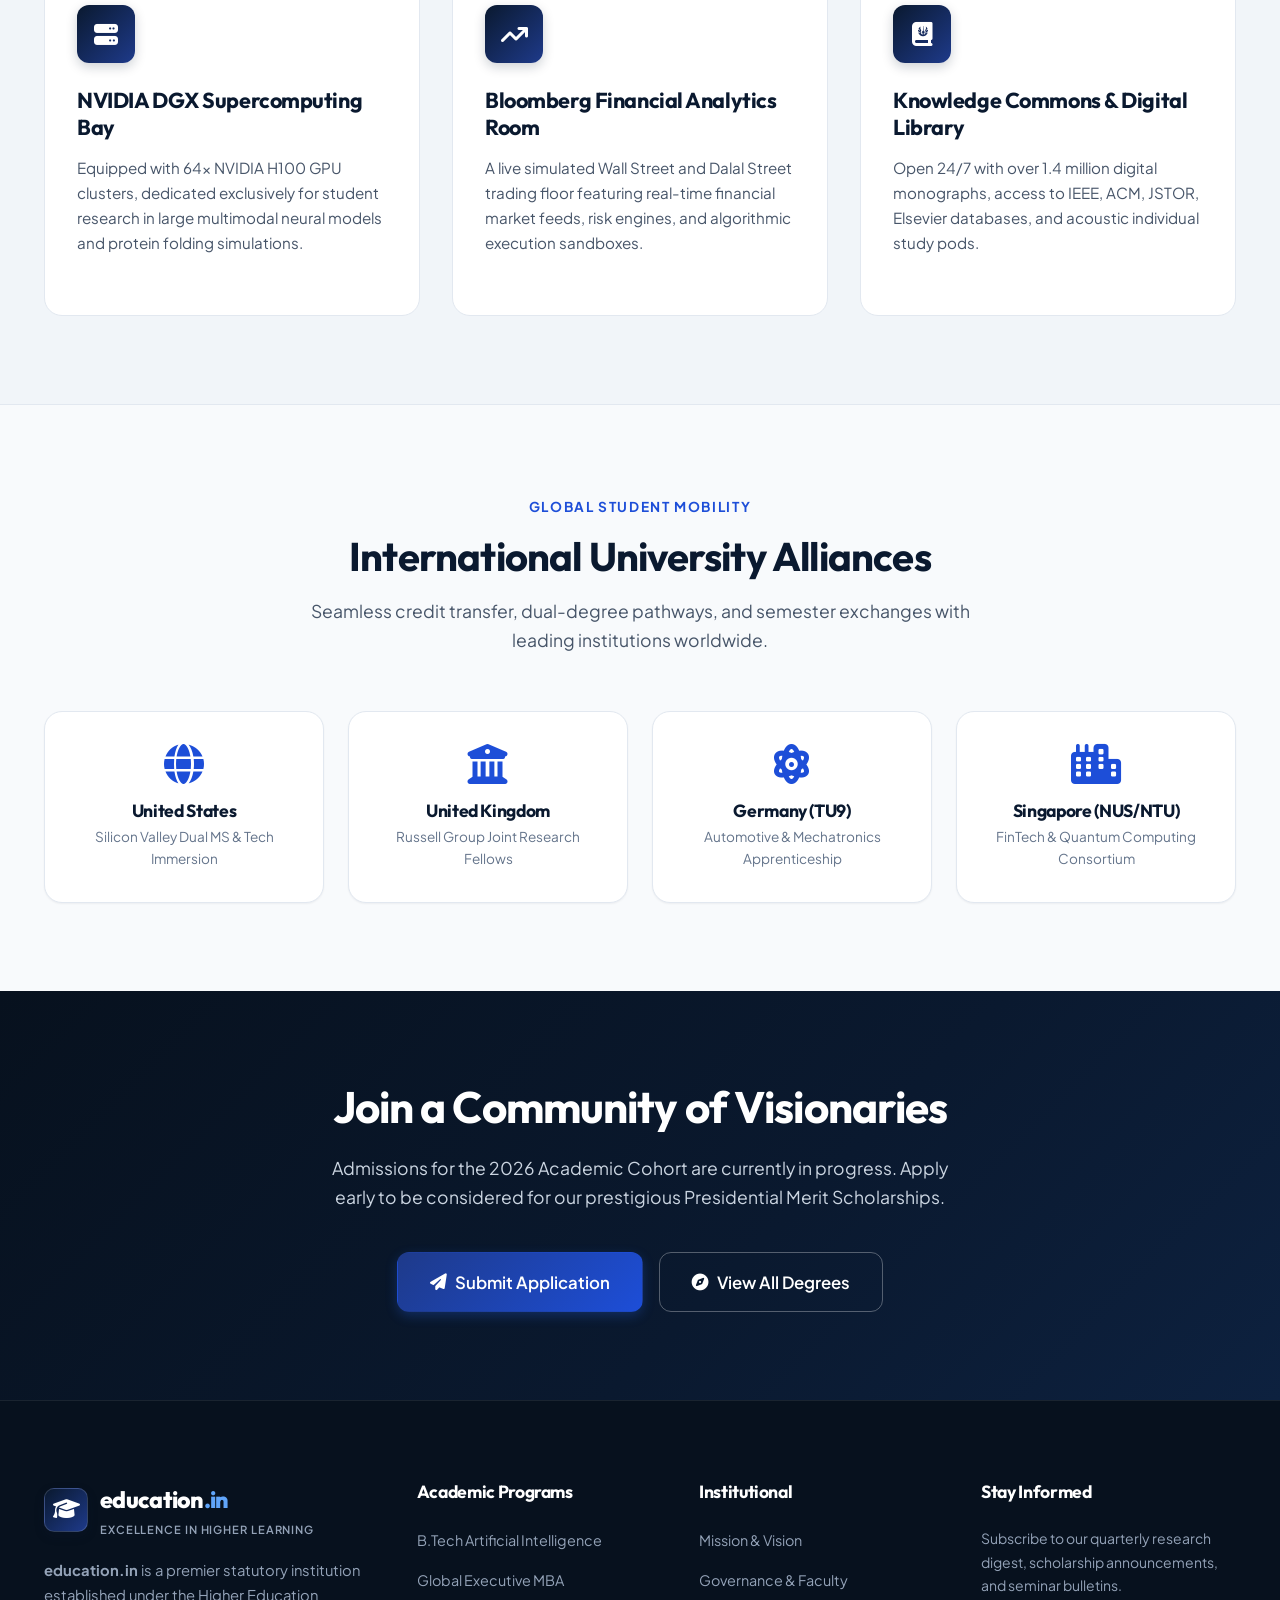
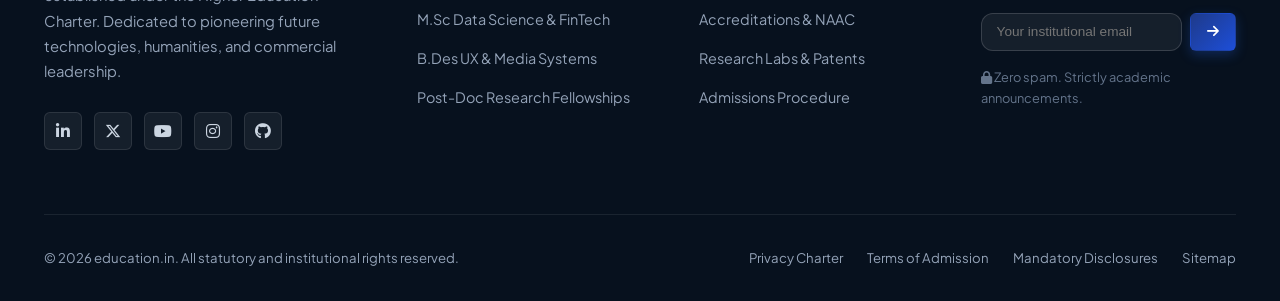
<file: about.html>
<!DOCTYPE html>
<html lang="en">
<head>
  <meta charset="UTF-8">
  <meta name="viewport" content="width=device-width, initial-scale=1.0">
  <title>About Us | education.in</title>
  <meta name="description" content="Learn about the heritage, leadership, academic senate, and state-of-the-art research infrastructure at education.in. Accredited by NAAC A++ and UGC.">
  <link rel="stylesheet" href="https://cdnjs.cloudflare.com/ajax/libs/font-awesome/6.5.1/css/all.min.css">
  <link rel="stylesheet" href="style.css">
</head>
<body>

  <!-- Top Announcement Bar -->
  <div class="top-banner">
    <div class="container top-banner-content">
      <div class="top-banner-badge">
        <i class="fa-solid fa-building-columns"></i> Institutional Heritage & Governance Charter
      </div>
      <div class="top-banner-links">
        <a href="tel:+9118005550199"><i class="fa-solid fa-phone"></i> +91 1800-555-0199</a>
        <a href="mailto:chancellor@education.in"><i class="fa-solid fa-envelope"></i> chancellor@education.in</a>
        <a href="contact.html"><i class="fa-solid fa-map-location-dot"></i> Bengaluru &bull; Gurugram &bull; Mumbai</a>
      </div>
    </div>
  </div>

  <!-- Header & Navigation -->
  <header class="header" id="mainHeader">
    <div class="container">
      <nav class="navbar">
        <a href="index.html" class="brand-logo" aria-label="education.in Home">
          <div class="logo-crest">
            <i class="fa-solid fa-graduation-cap"></i>
          </div>
          <div class="logo-text-group">
            <div class="logo-name">education<span>.in</span></div>
            <div class="logo-tagline">Excellence in Higher Learning</div>
          </div>
        </a>

        <ul class="nav-menu" id="navMenu">
          <li><a href="index.html" class="nav-link">Home</a></li>
          <li><a href="about.html" class="nav-link active">About Us</a></li>
          <li><a href="courses.html" class="nav-link">Programs & Courses</a></li>
          <li><a href="contact.html" class="nav-link">Admissions & Contact</a></li>
        </ul>

        <div class="nav-actions">
          <a href="contact.html" class="btn btn-secondary btn-sm"><i class="fa-regular fa-user"></i> Student Portal</a>
          <a href="contact.html" class="btn btn-primary btn-sm"><i class="fa-solid fa-paper-plane"></i> Apply Now</a>
          <button class="mobile-toggle" id="mobileToggle" aria-label="Toggle navigation menu">
            <i class="fa-solid fa-bars"></i>
          </button>
        </div>
      </nav>
    </div>
  </header>

  <!-- Page Header Banner -->
  <section class="section" style="background: linear-gradient(135deg, var(--blue-950) 0%, var(--blue-900) 100%); color: var(--white); padding: 4.5rem 0;">
    <div class="container">
      <div style="max-width: 820px;">
        <span class="badge badge-gold" style="margin-bottom: 1rem;"><i class="fa-solid fa-landmark"></i> Institutional Heritage</span>
        <h1 style="color: var(--white); font-size: 3.2rem; margin-bottom: 1rem;">Architects of Next-Generation Intellect</h1>
        <p style="color: var(--neutral-300); font-size: 1.15rem; line-height: 1.7;">
          Founded with a mission to bridge frontier scientific discovery and executive acumen, <strong>education.in</strong> stands as an autonomous, multi-disciplinary center for world-class learning and ethical leadership.
        </p>
      </div>
    </div>
  </section>

  <!-- Institutional Origin & Vision -->
  <section class="section">
    <div class="container">
      <div class="about-hero-grid">
        <div>
          <span class="section-pretitle">Our Purpose & Ethos</span>
          <h2 class="section-title">Rooted in Integrity, Engineered for Tomorrow</h2>
          <p style="font-size: 1.05rem; color: var(--neutral-700); line-height: 1.8; margin-bottom: 1.25rem;">
            At <strong>education.in</strong>, we re-imagined the university experience from first principles. Traditional universities often teach the technologies of yesterday; we educate thinkers who will engineer the paradigms of tomorrow.
          </p>
          <p style="color: var(--neutral-600); line-height: 1.8; margin-bottom: 2rem;">
            From our campus labs in Bengaluru, Gurugram, and Mumbai, our faculty and fellows conduct federally backed research in artificial intelligence, quantum algorithms, sustainable finance, and human-computer symbiosis. Every student graduates not merely with a credential, but with verified intellectual ownership of patented inventions or peer-reviewed research.
          </p>

          <div style="display: grid; grid-template-columns: 1fr 1fr; gap: 1.5rem;">
            <div style="border-left: 3px solid var(--blue-600); padding-left: 1rem;">
              <h4 style="font-size: 1.1rem; color: var(--blue-900); margin-bottom: 0.35rem;">The Mission</h4>
              <p style="font-size: 0.875rem; color: var(--neutral-600); margin-bottom: 0;">To democratize access to elite education, foster boundless curiosity, and produce leaders of unwavering ethical conviction.</p>
            </div>
            <div style="border-left: 3px solid var(--gold-500); padding-left: 1rem;">
              <h4 style="font-size: 1.1rem; color: var(--blue-900); margin-bottom: 0.35rem;">The Vision</h4>
              <p style="font-size: 0.875rem; color: var(--neutral-600); margin-bottom: 0;">To emerge as Asia's most transformative interdisciplinary research university by 2030, recognized for pioneering breakthrough solutions.</p>
            </div>
          </div>
        </div>

        <div class="about-image-card">
          <div class="about-main-img-box">
            <span class="badge badge-gold" style="margin-bottom: 1rem;"><i class="fa-solid fa-trophy"></i> Recognized Globally</span>
            <h3>Top 1% Global Academic Standing</h3>
            <p style="color: var(--neutral-300); font-size: 0.95rem; line-height: 1.7; margin-bottom: 1.5rem;">
              Certified with NAAC Grade A++ and designated Category-1 Autonomous University by the University Grants Commission (UGC).
            </p>
            <div style="background: rgba(255, 255, 255, 0.08); padding: 1.25rem; border-radius: var(--radius-md); border: 1px solid rgba(255, 255, 255, 0.15);">
              <div style="display: flex; align-items: center; gap: 1rem; margin-bottom: 0.75rem;">
                <i class="fa-solid fa-graduation-cap" style="font-size: 2rem; color: var(--blue-400);"></i>
                <div>
                  <h5 style="color: var(--white); font-size: 1.05rem; margin-bottom: 0.1rem;">Academic Senate</h5>
                  <p style="color: var(--neutral-300); font-size: 0.8rem; margin-bottom: 0;">Over 85% of faculty possess Ph.D. degrees from world top-50 universities.</p>
                </div>
              </div>
              <div style="display: flex; gap: 0.5rem; flex-wrap: wrap;">
                <span class="badge" style="background: rgba(37, 99, 235, 0.3); color: var(--white); border: 1px solid rgba(255,255,255,0.2);">MIT Alumni</span>
                <span class="badge" style="background: rgba(37, 99, 235, 0.3); color: var(--white); border: 1px solid rgba(255,255,255,0.2);">Stanford Scholars</span>
                <span class="badge" style="background: rgba(37, 99, 235, 0.3); color: var(--white); border: 1px solid rgba(255,255,255,0.2);">IIT/IIM Chairs</span>
              </div>
            </div>
          </div>
        </div>
      </div>
    </div>
  </section>

  <!-- Core Values Grid -->
  <section class="section section-neutral">
    <div class="container">
      <div class="section-header">
        <span class="section-pretitle">Our Guiding Pillars</span>
        <h2 class="section-title">The Principles Defining education.in</h2>
        <p class="section-subtitle">Values that guide every research paper, lecture, lab experiment, and institutional initiative.</p>
      </div>

      <div class="features-grid">
        <div class="feature-card">
          <div class="feature-icon-box"><i class="fa-solid fa-scale-balanced"></i></div>
          <h3>Intellectual Integrity</h3>
          <p>We champion uncompromised scientific truth, rigorous debate, and radical honesty in scientific attribution and experimental testing.</p>
        </div>

        <div class="feature-card">
          <div class="feature-icon-box"><i class="fa-solid fa-microchip"></i></div>
          <h3>Applied Frontier Innovation</h3>
          <p>Theory finds its ultimate vindication in practice. Our curriculum mandates that every student delivers production-grade applications.</p>
        </div>

        <div class="feature-card">
          <div class="feature-icon-box"><i class="fa-solid fa-hand-holding-dollar"></i></div>
          <h3>Merit-First Access</h3>
          <p>No deserving mind is turned away due to financial circumstances. We allocate over &#8377;25 Crores annually in unconditional merit scholarships.</p>
        </div>
      </div>
    </div>
  </section>

  <!-- Academic Senate & Leadership Board -->
  <section class="section">
    <div class="container">
      <div class="section-header">
        <span class="section-pretitle">Academic Governance</span>
        <h2 class="section-title">Distinguished Senate & Leadership</h2>
        <p class="section-subtitle">Mentoring our students under the personal guidance of globally cited scientists, authors, and industry innovators.</p>
      </div>

      <div class="faculty-grid">
        <!-- Faculty 1 -->
        <div class="faculty-card">
          <div class="faculty-avatar-box">
            <i class="fa-solid fa-user-tie"></i>
          </div>
          <div class="faculty-content">
            <h4>Prof. Arindam Mukherjee</h4>
            <div class="faculty-title">Chancellor & Founding President</div>
            <p class="faculty-bio">Ph.D. (Stanford), Ex-Director of Applied Research, Bell Labs. Fellow of IEEE and National Academy of Engineering.</p>
          </div>
        </div>

        <!-- Faculty 2 -->
        <div class="faculty-card">
          <div class="faculty-avatar-box">
            <i class="fa-solid fa-user-graduate"></i>
          </div>
          <div class="faculty-content">
            <h4>Dr. Priya Sundaram</h4>
            <div class="faculty-title">Dean, School of Artificial Intelligence</div>
            <p class="faculty-bio">Ph.D. (MIT CSAIL), Former Principal Scientist at DeepMind. Over 90+ publications in NeurIPS and ICML.</p>
          </div>
        </div>

        <!-- Faculty 3 -->
        <div class="faculty-card">
          <div class="faculty-avatar-box">
            <i class="fa-solid fa-briefcase"></i>
          </div>
          <div class="faculty-content">
            <h4>Rajesh Varma, MBA</h4>
            <div class="faculty-title">Dean, School of Management</div>
            <p class="faculty-bio">MBA (Wharton), Senior Partner Emeritus at McKinsey & Co. Advisor to Fortune 100 enterprise boards.</p>
          </div>
        </div>

        <!-- Faculty 4 -->
        <div class="faculty-card">
          <div class="faculty-avatar-box">
            <i class="fa-solid fa-laptop-code"></i>
          </div>
          <div class="faculty-content">
            <h4>Dr. Sarah Al-Mansoor</h4>
            <div class="faculty-title">Head, Quantum & High Performance Computing</div>
            <p class="faculty-bio">Ph.D. (Cambridge), Former Lead Quantum Architect at IBM Research. Specialist in superconducting qubits.</p>
          </div>
        </div>
      </div>
    </div>
  </section>

  <!-- Campus Infrastructure Showcase -->
  <section class="section section-neutral">
    <div class="container">
      <div class="section-header">
        <span class="section-pretitle">World-Class Facilities</span>
        <h2 class="section-title">Infrastructure Built for Discovery</h2>
        <p class="section-subtitle">Experience our modern multi-acre campuses engineered to cultivate intellectual focus and creative collaboration.</p>
      </div>

      <div class="features-grid">
        <div class="feature-card">
          <div class="feature-icon-box"><i class="fa-solid fa-server"></i></div>
          <h3>NVIDIA DGX Supercomputing Bay</h3>
          <p>Equipped with 64x NVIDIA H100 GPU clusters, dedicated exclusively for student research in large multimodal neural models and protein folding simulations.</p>
        </div>

        <div class="feature-card">
          <div class="feature-icon-box"><i class="fa-solid fa-arrow-trend-up"></i></div>
          <h3>Bloomberg Financial Analytics Room</h3>
          <p>A live simulated Wall Street and Dalal Street trading floor featuring real-time financial market feeds, risk engines, and algorithmic execution sandboxes.</p>
        </div>

        <div class="feature-card">
          <div class="feature-icon-box"><i class="fa-solid fa-book-journal-whills"></i></div>
          <h3>Knowledge Commons & Digital Library</h3>
          <p>Open 24/7 with over 1.4 million digital monographs, access to IEEE, ACM, JSTOR, Elsevier databases, and acoustic individual study pods.</p>
        </div>
      </div>
    </div>
  </section>

  <!-- Global University Partners -->
  <section class="section">
    <div class="container">
      <div class="section-header">
        <span class="section-pretitle">Global Student Mobility</span>
        <h2 class="section-title">International University Alliances</h2>
        <p class="section-subtitle">Seamless credit transfer, dual-degree pathways, and semester exchanges with leading institutions worldwide.</p>
      </div>

      <div style="display: grid; grid-template-columns: repeat(4, 1fr); gap: 1.5rem; text-align: center;">
        <div style="background: var(--white); padding: 2rem 1.5rem; border-radius: var(--radius-lg); border: 1px solid var(--neutral-200); box-shadow: var(--shadow-xs);">
          <i class="fa-solid fa-globe" style="font-size: 2.5rem; color: var(--blue-600); margin-bottom: 1rem;"></i>
          <h4 style="font-size: 1.1rem; margin-bottom: 0.25rem;">United States</h4>
          <p style="font-size: 0.85rem; color: var(--neutral-500); margin-bottom: 0;">Silicon Valley Dual MS & Tech Immersion</p>
        </div>

        <div style="background: var(--white); padding: 2rem 1.5rem; border-radius: var(--radius-lg); border: 1px solid var(--neutral-200); box-shadow: var(--shadow-xs);">
          <i class="fa-solid fa-building-columns" style="font-size: 2.5rem; color: var(--blue-600); margin-bottom: 1rem;"></i>
          <h4 style="font-size: 1.1rem; margin-bottom: 0.25rem;">United Kingdom</h4>
          <p style="font-size: 0.85rem; color: var(--neutral-500); margin-bottom: 0;">Russell Group Joint Research Fellows</p>
        </div>

        <div style="background: var(--white); padding: 2rem 1.5rem; border-radius: var(--radius-lg); border: 1px solid var(--neutral-200); box-shadow: var(--shadow-xs);">
          <i class="fa-solid fa-atom" style="font-size: 2.5rem; color: var(--blue-600); margin-bottom: 1rem;"></i>
          <h4 style="font-size: 1.1rem; margin-bottom: 0.25rem;">Germany (TU9)</h4>
          <p style="font-size: 0.85rem; color: var(--neutral-500); margin-bottom: 0;">Automotive & Mechatronics Apprenticeship</p>
        </div>

        <div style="background: var(--white); padding: 2rem 1.5rem; border-radius: var(--radius-lg); border: 1px solid var(--neutral-200); box-shadow: var(--shadow-xs);">
          <i class="fa-solid fa-city" style="font-size: 2.5rem; color: var(--blue-600); margin-bottom: 1rem;"></i>
          <h4 style="font-size: 1.1rem; margin-bottom: 0.25rem;">Singapore (NUS/NTU)</h4>
          <p style="font-size: 0.85rem; color: var(--neutral-500); margin-bottom: 0;">FinTech & Quantum Computing Consortium</p>
        </div>
      </div>
    </div>
  </section>

  <!-- CTA Banner -->
  <section class="section section-blue">
    <div class="container" style="text-align: center;">
      <h2 style="font-size: 2.75rem; margin-bottom: 1.25rem;">Join a Community of Visionaries</h2>
      <p style="max-width: 650px; margin: 0 auto 2.5rem; font-size: 1.1rem;">
        Admissions for the 2026 Academic Cohort are currently in progress. Apply early to be considered for our prestigious Presidential Merit Scholarships.
      </p>
      <div style="display: flex; justify-content: center; gap: 1rem; flex-wrap: wrap;">
        <a href="contact.html" class="btn btn-primary btn-lg"><i class="fa-solid fa-paper-plane"></i> Submit Application</a>
        <a href="courses.html" class="btn btn-outline-white btn-lg"><i class="fa-solid fa-compass"></i> View All Degrees</a>
      </div>
    </div>
  </section>

  <!-- Global Footer -->
  <footer class="footer">
    <div class="container">
      <div class="footer-grid">
        <div class="footer-brand">
          <a href="index.html" class="brand-logo">
            <div class="logo-crest"><i class="fa-solid fa-graduation-cap"></i></div>
            <div class="logo-text-group">
              <div class="logo-name" style="color: var(--white);">education<span style="color: var(--blue-400);">.in</span></div>
              <div class="logo-tagline" style="color: var(--neutral-400);">Excellence in Higher Learning</div>
            </div>
          </a>
          <p>
            <strong>education.in</strong> is a premier statutory institution established under the Higher Education Charter. Dedicated to pioneering future technologies, humanities, and commercial leadership.
          </p>
          <div class="footer-socials">
            <a href="#" class="social-link" aria-label="LinkedIn"><i class="fa-brands fa-linkedin-in"></i></a>
            <a href="#" class="social-link" aria-label="Twitter"><i class="fa-brands fa-x-twitter"></i></a>
            <a href="#" class="social-link" aria-label="YouTube"><i class="fa-brands fa-youtube"></i></a>
            <a href="#" class="social-link" aria-label="Instagram"><i class="fa-brands fa-instagram"></i></a>
            <a href="#" class="social-link" aria-label="GitHub"><i class="fa-brands fa-github"></i></a>
          </div>
        </div>

        <div class="footer-col">
          <h4>Academic Programs</h4>
          <ul class="footer-links">
            <li><a href="courses.html">B.Tech Artificial Intelligence</a></li>
            <li><a href="courses.html">Global Executive MBA</a></li>
            <li><a href="courses.html">M.Sc Data Science & FinTech</a></li>
            <li><a href="courses.html">B.Des UX & Media Systems</a></li>
            <li><a href="courses.html">Post-Doc Research Fellowships</a></li>
          </ul>
        </div>

        <div class="footer-col">
          <h4>Institutional</h4>
          <ul class="footer-links">
            <li><a href="about.html">Mission & Vision</a></li>
            <li><a href="about.html">Governance & Faculty</a></li>
            <li><a href="about.html">Accreditations & NAAC</a></li>
            <li><a href="about.html">Research Labs & Patents</a></li>
            <li><a href="contact.html">Admissions Procedure</a></li>
          </ul>
        </div>

        <div class="footer-col footer-newsletter">
          <h4>Stay Informed</h4>
          <p>Subscribe to our quarterly research digest, scholarship announcements, and seminar bulletins.</p>
          <form class="newsletter-form" id="newsletterForm">
            <input type="email" class="newsletter-input" placeholder="Your institutional email" required>
            <button type="submit" class="btn btn-primary btn-sm"><i class="fa-solid fa-arrow-right"></i></button>
          </form>
          <div style="margin-top: 1rem; font-size: 0.8rem; color: var(--neutral-500);">
            <i class="fa-solid fa-lock"></i> Zero spam. Strictly academic announcements.
          </div>
        </div>
      </div>

      <div class="footer-bottom">
        <div>&copy; 2026 education.in. All statutory and institutional rights reserved.</div>
        <div class="footer-bottom-links">
          <a href="#">Privacy Charter</a>
          <a href="#">Terms of Admission</a>
          <a href="#">Mandatory Disclosures</a>
          <a href="#">Sitemap</a>
        </div>
      </div>
    </div>
  </footer>

  <script>
    // Navigation Toggle
    const mobileToggle = document.getElementById('mobileToggle');
    const navMenu = document.getElementById('navMenu');
    mobileToggle.addEventListener('click', () => {
      navMenu.classList.toggle('open');
      const icon = mobileToggle.querySelector('i');
      if (navMenu.classList.contains('open')) {
        icon.classList.remove('fa-bars');
        icon.classList.add('fa-xmark');
      } else {
        icon.classList.remove('fa-xmark');
        icon.classList.add('fa-bars');
      }
    });

    // Sticky Navbar
    window.addEventListener('scroll', () => {
      const header = document.getElementById('mainHeader');
      if (window.scrollY > 40) {
        header.classList.add('scrolled');
      } else {
        header.classList.remove('scrolled');
      }
    });
  </script>
</body>
</html>
</file>
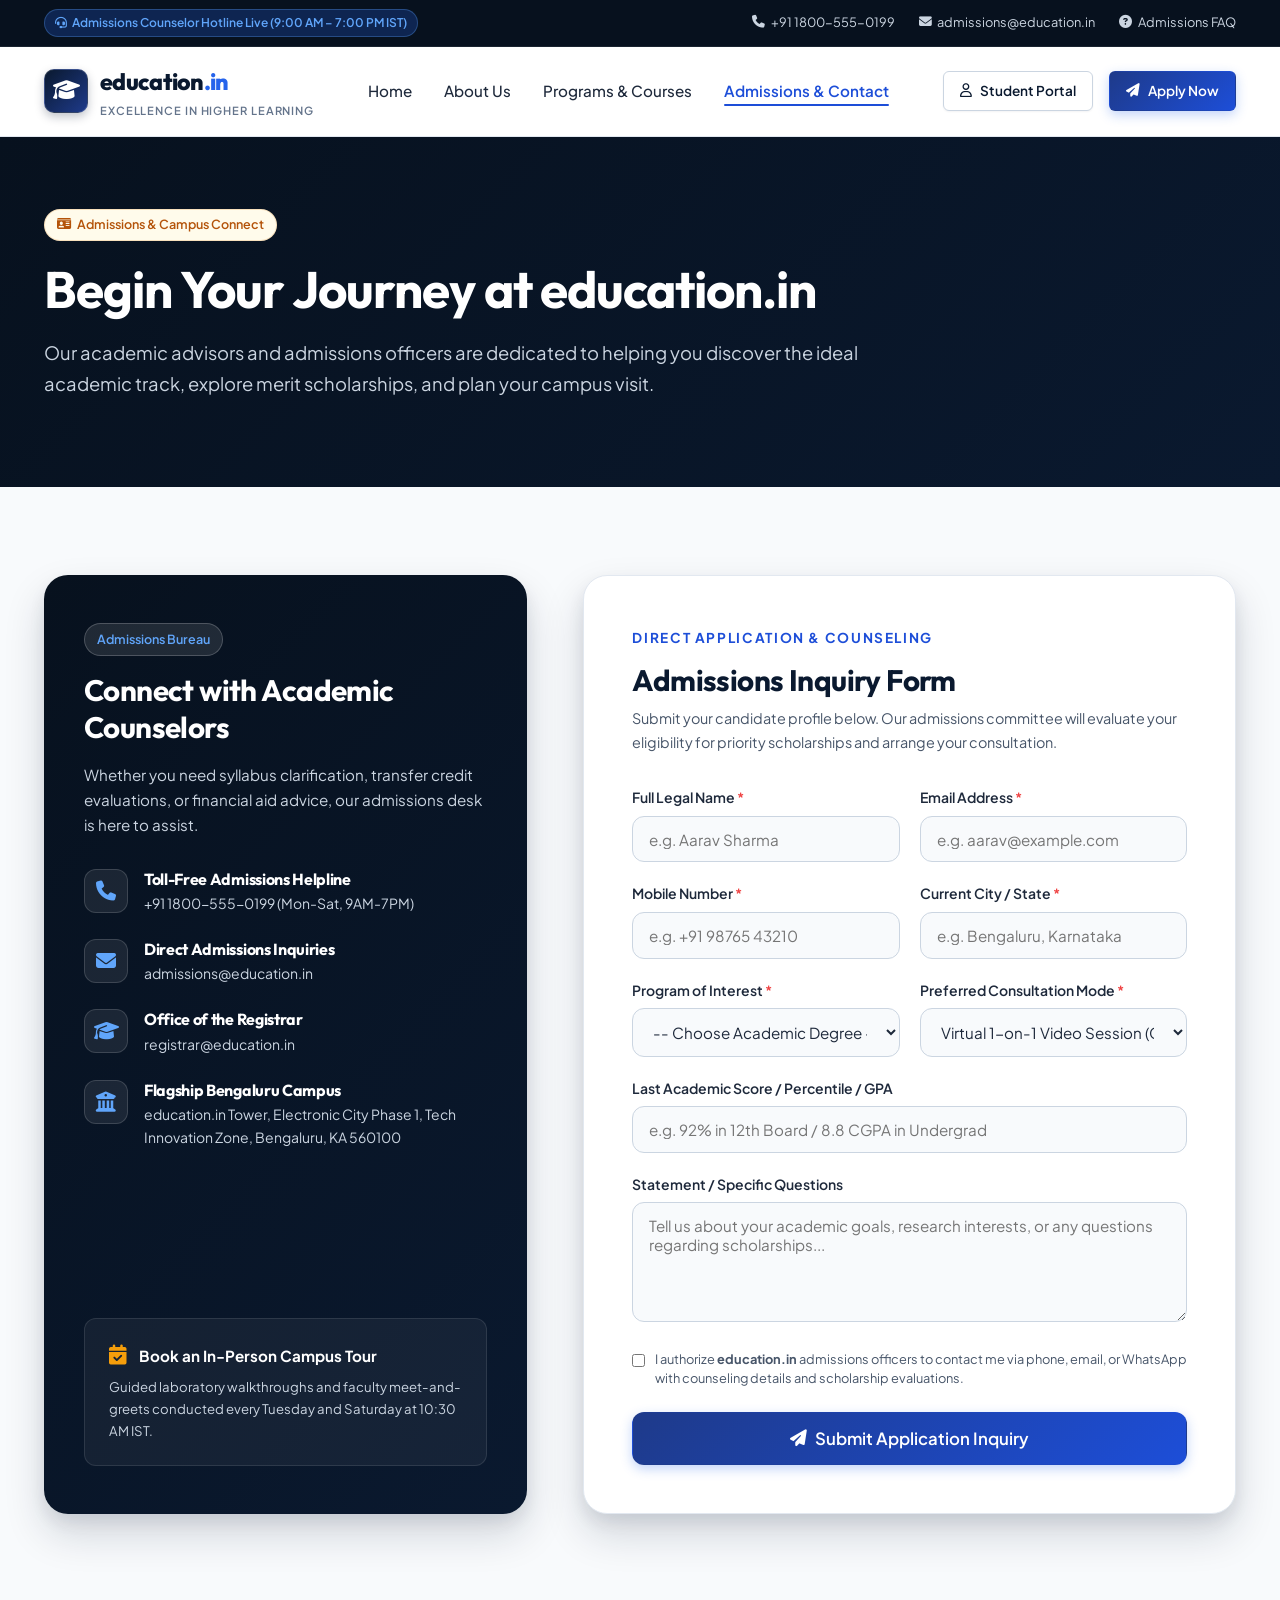
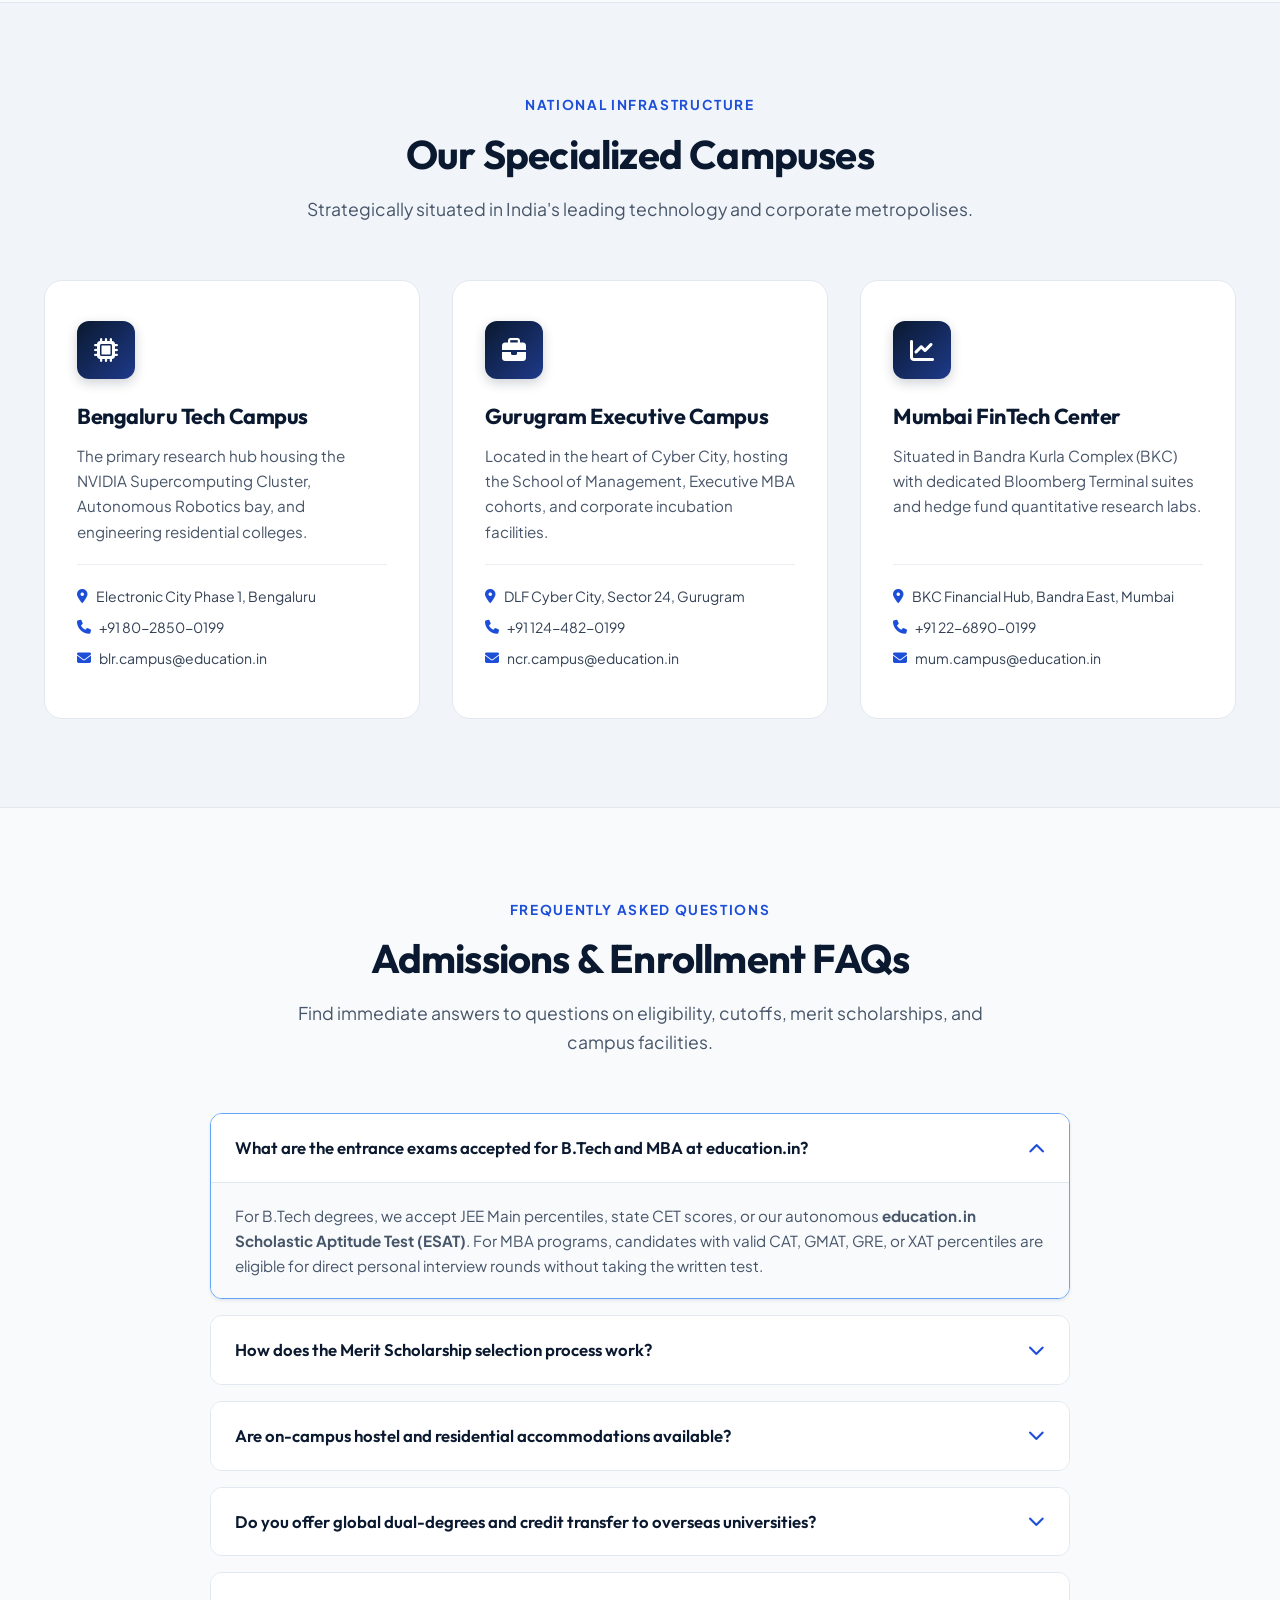
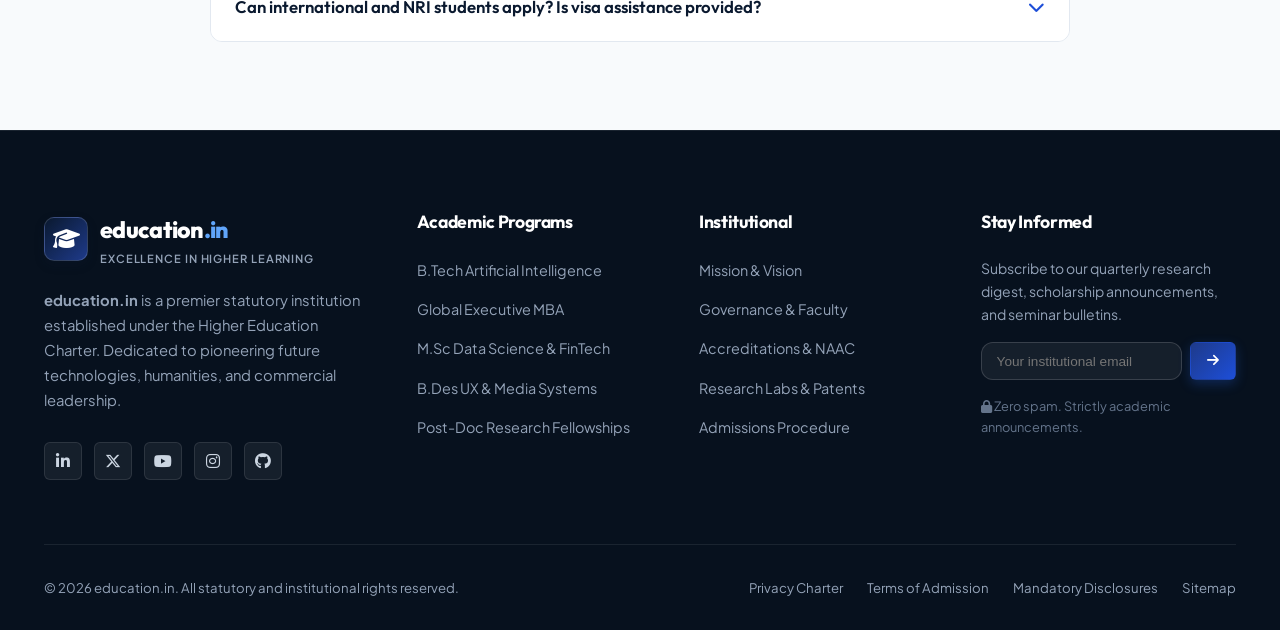
<file: contact.html>
<!DOCTYPE html>
<html lang="en">
<head>
  <meta charset="UTF-8">
  <meta name="viewport" content="width=device-width, initial-scale=1.0">
  <title>Admissions & Contact | education.in</title>
  <meta name="description" content="Connect with the admissions office of education.in. Apply online, schedule a campus visit, or speak directly with an academic counselor.">
  <link rel="stylesheet" href="https://cdnjs.cloudflare.com/ajax/libs/font-awesome/6.5.1/css/all.min.css">
  <link rel="stylesheet" href="style.css">
</head>
<body>

  <!-- Top Announcement Bar -->
  <div class="top-banner">
    <div class="container top-banner-content">
      <div class="top-banner-badge">
        <i class="fa-solid fa-headset"></i> Admissions Counselor Hotline Live (9:00 AM – 7:00 PM IST)
      </div>
      <div class="top-banner-links">
        <a href="tel:+9118005550199"><i class="fa-solid fa-phone"></i> +91 1800-555-0199</a>
        <a href="mailto:admissions@education.in"><i class="fa-solid fa-envelope"></i> admissions@education.in</a>
        <a href="#faqSection"><i class="fa-solid fa-circle-question"></i> Admissions FAQ</a>
      </div>
    </div>
  </div>

  <!-- Header & Navigation -->
  <header class="header" id="mainHeader">
    <div class="container">
      <nav class="navbar">
        <a href="index.html" class="brand-logo" aria-label="education.in Home">
          <div class="logo-crest">
            <i class="fa-solid fa-graduation-cap"></i>
          </div>
          <div class="logo-text-group">
            <div class="logo-name">education<span>.in</span></div>
            <div class="logo-tagline">Excellence in Higher Learning</div>
          </div>
        </a>

        <ul class="nav-menu" id="navMenu">
          <li><a href="index.html" class="nav-link">Home</a></li>
          <li><a href="about.html" class="nav-link">About Us</a></li>
          <li><a href="courses.html" class="nav-link">Programs & Courses</a></li>
          <li><a href="contact.html" class="nav-link active">Admissions & Contact</a></li>
        </ul>

        <div class="nav-actions">
          <a href="contact.html" class="btn btn-secondary btn-sm"><i class="fa-regular fa-user"></i> Student Portal</a>
          <a href="#applicationFormCard" class="btn btn-primary btn-sm"><i class="fa-solid fa-paper-plane"></i> Apply Now</a>
          <button class="mobile-toggle" id="mobileToggle" aria-label="Toggle navigation menu">
            <i class="fa-solid fa-bars"></i>
          </button>
        </div>
      </nav>
    </div>
  </header>

  <!-- Page Header Banner -->
  <section class="section" style="background: linear-gradient(135deg, var(--blue-950) 0%, var(--blue-900) 100%); color: var(--white); padding: 4.5rem 0;">
    <div class="container">
      <div style="max-width: 820px;">
        <span class="badge badge-gold" style="margin-bottom: 1rem;"><i class="fa-solid fa-id-card"></i> Admissions & Campus Connect</span>
        <h1 style="color: var(--white); font-size: 3.2rem; margin-bottom: 1rem;">Begin Your Journey at education.in</h1>
        <p style="color: var(--neutral-300); font-size: 1.15rem; line-height: 1.7;">
          Our academic advisors and admissions officers are dedicated to helping you discover the ideal academic track, explore merit scholarships, and plan your campus visit.
        </p>
      </div>
    </div>
  </section>

  <!-- Contact & Application Layout -->
  <section class="section">
    <div class="container">
      <div class="contact-layout">

        <!-- Left: Contact Info & Campuses -->
        <div class="contact-info-card">
          <div>
            <span class="badge badge-blue" style="background: rgba(255,255,255,0.1); color: var(--blue-400); border: 1px solid rgba(255,255,255,0.2); margin-bottom: 1rem;">
              Admissions Bureau
            </span>
            <h3>Connect with Academic Counselors</h3>
            <p>
              Whether you need syllabus clarification, transfer credit evaluations, or financial aid advice, our admissions desk is here to assist.
            </p>

            <div class="contact-details-list">
              <div class="contact-item">
                <div class="contact-icon"><i class="fa-solid fa-phone"></i></div>
                <div class="contact-meta">
                  <h5>Toll-Free Admissions Helpline</h5>
                  <p><a href="tel:+9118005550199">+91 1800-555-0199</a> (Mon-Sat, 9AM-7PM)</p>
                </div>
              </div>

              <div class="contact-item">
                <div class="contact-icon"><i class="fa-solid fa-envelope"></i></div>
                <div class="contact-meta">
                  <h5>Direct Admissions Inquiries</h5>
                  <p><a href="mailto:admissions@education.in">admissions@education.in</a></p>
                </div>
              </div>

              <div class="contact-item">
                <div class="contact-icon"><i class="fa-solid fa-graduation-cap"></i></div>
                <div class="contact-meta">
                  <h5>Office of the Registrar</h5>
                  <p><a href="mailto:registrar@education.in">registrar@education.in</a></p>
                </div>
              </div>

              <div class="contact-item">
                <div class="contact-icon"><i class="fa-solid fa-building-columns"></i></div>
                <div class="contact-meta">
                  <h5>Flagship Bengaluru Campus</h5>
                  <p>education.in Tower, Electronic City Phase 1, Tech Innovation Zone, Bengaluru, KA 560100</p>
                </div>
              </div>
            </div>
          </div>

          <div style="background: rgba(255, 255, 255, 0.05); padding: 1.5rem; border-radius: var(--radius-md); border: 1px solid rgba(255, 255, 255, 0.1);">
            <div style="display: flex; align-items: center; gap: 0.75rem; margin-bottom: 0.5rem;">
              <i class="fa-solid fa-calendar-check" style="color: var(--gold-400); font-size: 1.25rem;"></i>
              <strong style="color: var(--white); font-size: 0.95rem;">Book an In-Person Campus Tour</strong>
            </div>
            <p style="font-size: 0.825rem; color: var(--neutral-300); margin-bottom: 0;">
              Guided laboratory walkthroughs and faculty meet-and-greets conducted every Tuesday and Saturday at 10:30 AM IST.
            </p>
          </div>
        </div>

        <!-- Right: Interactive Admissions & Inquiry Form -->
        <div class="contact-form-card" id="applicationFormCard">
          <span class="section-pretitle">Direct Application & Counseling</span>
          <h2 style="font-size: 1.85rem; margin-bottom: 0.5rem; color: var(--blue-900);">Admissions Inquiry Form</h2>
          <p style="color: var(--neutral-600); font-size: 0.9rem; margin-bottom: 2rem;">
            Submit your candidate profile below. Our admissions committee will evaluate your eligibility for priority scholarships and arrange your consultation.
          </p>

          <form id="admissionsForm">
            <div class="form-grid-2">
              <div class="form-group">
                <label for="fullName">Full Legal Name <span>*</span></label>
                <input type="text" id="fullName" class="form-control" placeholder="e.g. Aarav Sharma" required>
              </div>

              <div class="form-group">
                <label for="emailAddress">Email Address <span>*</span></label>
                <input type="email" id="emailAddress" class="form-control" placeholder="e.g. aarav@example.com" required>
              </div>
            </div>

            <div class="form-grid-2">
              <div class="form-group">
                <label for="phoneNumber">Mobile Number <span>*</span></label>
                <input type="tel" id="phoneNumber" class="form-control" placeholder="e.g. +91 98765 43210" required>
              </div>

              <div class="form-group">
                <label for="cityLocation">Current City / State <span>*</span></label>
                <input type="text" id="cityLocation" class="form-control" placeholder="e.g. Bengaluru, Karnataka" required>
              </div>
            </div>

            <div class="form-grid-2">
              <div class="form-group">
                <label for="programInterest">Program of Interest <span>*</span></label>
                <select id="programInterest" class="form-control" required>
                  <option value="" disabled selected>-- Choose Academic Degree --</option>
                  <option value="B.Tech AI & ML">B.Tech Artificial Intelligence & Machine Learning</option>
                  <option value="B.Tech Cyber Security">B.Tech Cybersecurity & Cloud Systems</option>
                  <option value="Global Executive MBA">Global Executive MBA (Digital Strategy)</option>
                  <option value="BBA International Business">BBA International Business & FinTech</option>
                  <option value="M.Sc Data Science">M.Sc Data Science & Quantitative Finance</option>
                  <option value="B.Sc Applied Data Analytics">B.Sc (Hons) Applied Data Analytics & AI</option>
                  <option value="B.Des UX Architecture">B.Des UX Architecture & Interaction Design</option>
                  <option value="M.Tech Robotics">M.Tech Robotics & Autonomous Hardware</option>
                  <option value="PG Diploma Healthcare">PG Diploma in Healthcare Leadership</option>
                </select>
              </div>

              <div class="form-group">
                <label for="counselingMode">Preferred Consultation Mode <span>*</span></label>
                <select id="counselingMode" class="form-control" required>
                  <option value="Virtual Video Consultation">Virtual 1-on-1 Video Session (Google Meet)</option>
                  <option value="In-Person Campus Tour">In-Person Campus Tour & Walk-in</option>
                  <option value="Telephone Consultation">Telephone Consultation</option>
                </select>
              </div>
            </div>

            <div class="form-group">
              <label for="academicScore">Last Academic Score / Percentile / GPA</label>
              <input type="text" id="academicScore" class="form-control" placeholder="e.g. 92% in 12th Board / 8.8 CGPA in Undergrad">
            </div>

            <div class="form-group">
              <label for="candidateMessage">Statement / Specific Questions</label>
              <textarea id="candidateMessage" class="form-control" placeholder="Tell us about your academic goals, research interests, or any questions regarding scholarships..."></textarea>
            </div>

            <div style="margin-bottom: 1.5rem; display: flex; align-items: flex-start; gap: 0.6rem;">
              <input type="checkbox" id="consentCheck" style="margin-top: 0.3rem;" required>
              <label for="consentCheck" style="font-size: 0.8rem; color: var(--neutral-600); line-height: 1.5;">
                I authorize <strong>education.in</strong> admissions officers to contact me via phone, email, or WhatsApp with counseling details and scholarship evaluations.
              </label>
            </div>

            <button type="submit" class="btn btn-primary btn-lg" style="width: 100%;">
              <i class="fa-solid fa-paper-plane"></i> Submit Application Inquiry
            </button>
          </form>
        </div>

      </div>
    </div>
  </section>

  <!-- Campus Locations Directory -->
  <section class="section section-neutral">
    <div class="container">
      <div class="section-header">
        <span class="section-pretitle">National Infrastructure</span>
        <h2 class="section-title">Our Specialized Campuses</h2>
        <p class="section-subtitle">Strategically situated in India's leading technology and corporate metropolises.</p>
      </div>

      <div class="features-grid">
        <div class="feature-card">
          <div class="feature-icon-box"><i class="fa-solid fa-microchip"></i></div>
          <h3>Bengaluru Tech Campus</h3>
          <p>The primary research hub housing the NVIDIA Supercomputing Cluster, Autonomous Robotics bay, and engineering residential colleges.</p>
          <ul class="feature-list">
            <li><i class="fa-solid fa-location-dot"></i> Electronic City Phase 1, Bengaluru</li>
            <li><i class="fa-solid fa-phone"></i> +91 80-2850-0199</li>
            <li><i class="fa-solid fa-envelope"></i> blr.campus@education.in</li>
          </ul>
        </div>

        <div class="feature-card">
          <div class="feature-icon-box"><i class="fa-solid fa-briefcase"></i></div>
          <h3>Gurugram Executive Campus</h3>
          <p>Located in the heart of Cyber City, hosting the School of Management, Executive MBA cohorts, and corporate incubation facilities.</p>
          <ul class="feature-list">
            <li><i class="fa-solid fa-location-dot"></i> DLF Cyber City, Sector 24, Gurugram</li>
            <li><i class="fa-solid fa-phone"></i> +91 124-482-0199</li>
            <li><i class="fa-solid fa-envelope"></i> ncr.campus@education.in</li>
          </ul>
        </div>

        <div class="feature-card">
          <div class="feature-icon-box"><i class="fa-solid fa-chart-line"></i></div>
          <h3>Mumbai FinTech Center</h3>
          <p>Situated in Bandra Kurla Complex (BKC) with dedicated Bloomberg Terminal suites and hedge fund quantitative research labs.</p>
          <ul class="feature-list">
            <li><i class="fa-solid fa-location-dot"></i> BKC Financial Hub, Bandra East, Mumbai</li>
            <li><i class="fa-solid fa-phone"></i> +91 22-6890-0199</li>
            <li><i class="fa-solid fa-envelope"></i> mum.campus@education.in</li>
          </ul>
        </div>
      </div>
    </div>
  </section>

  <!-- Interactive FAQ Accordion -->
  <section class="section" id="faqSection">
    <div class="container">
      <div class="section-header">
        <span class="section-pretitle">Frequently Asked Questions</span>
        <h2 class="section-title">Admissions & Enrollment FAQs</h2>
        <p class="section-subtitle">Find immediate answers to questions on eligibility, cutoffs, merit scholarships, and campus facilities.</p>
      </div>

      <div class="accordion" id="admissionsAccordion">

        <!-- FAQ 1 -->
        <div class="accordion-item active">
          <div class="accordion-header">
            <span>What are the entrance exams accepted for B.Tech and MBA at education.in?</span>
            <i class="fa-solid fa-chevron-down"></i>
          </div>
          <div class="accordion-content">
            For B.Tech degrees, we accept JEE Main percentiles, state CET scores, or our autonomous <strong>education.in Scholastic Aptitude Test (ESAT)</strong>. For MBA programs, candidates with valid CAT, GMAT, GRE, or XAT percentiles are eligible for direct personal interview rounds without taking the written test.
          </div>
        </div>

        <!-- FAQ 2 -->
        <div class="accordion-item">
          <div class="accordion-header">
            <span>How does the Merit Scholarship selection process work?</span>
            <i class="fa-solid fa-chevron-down"></i>
          </div>
          <div class="accordion-content">
            education.in awards over &#8377;25 Crores annually in merit grants. Students securing 90%+ in prior board examinations or top percentiles in entrance tests automatically qualify for 30% to 50% tuition waivers. Scholarships are renewed each academic year contingent upon maintaining a minimum 7.5 CGPA with clean disciplinary standing.
          </div>
        </div>

        <!-- FAQ 3 -->
        <div class="accordion-item">
          <div class="accordion-header">
            <span>Are on-campus hostel and residential accommodations available?</span>
            <i class="fa-solid fa-chevron-down"></i>
          </div>
          <div class="accordion-content">
            Yes. Our Bengaluru and Gurugram campuses feature air-conditioned single, twin, and studio residences with high-speed Wi-Fi, 24/7 security with biometric access, multi-cuisine hygienic dining halls, on-campus health clinics, gymnasium, and indoor sports centers.
          </div>
        </div>

        <!-- FAQ 4 -->
        <div class="accordion-item">
          <div class="accordion-header">
            <span>Do you offer global dual-degrees and credit transfer to overseas universities?</span>
            <i class="fa-solid fa-chevron-down"></i>
          </div>
          <div class="accordion-content">
            Yes. We have established institutional agreements with 180+ global universities across the USA, UK, Germany, and Singapore. Under our 2+2 or 3+1 dual-degree pathways, students can complete their final semesters abroad and earn internationally recognized dual credentials.
          </div>
        </div>

        <!-- FAQ 5 -->
        <div class="accordion-item">
          <div class="accordion-header">
            <span>Can international and NRI students apply? Is visa assistance provided?</span>
            <i class="fa-solid fa-chevron-down"></i>
          </div>
          <div class="accordion-content">
            We welcome students from over 40 countries. Our dedicated International Student Office (ISO) manages foreign transcript equivalencies, issues statutory Bonafide admission letters for Student Visa (FRRO) registration, and provides dedicated arrival support.
          </div>
        </div>

      </div>
    </div>
  </section>

  <!-- Toast Container -->
  <div class="toast-container" id="toastContainer"></div>

  <!-- Global Footer -->
  <footer class="footer">
    <div class="container">
      <div class="footer-grid">
        <div class="footer-brand">
          <a href="index.html" class="brand-logo">
            <div class="logo-crest"><i class="fa-solid fa-graduation-cap"></i></div>
            <div class="logo-text-group">
              <div class="logo-name" style="color: var(--white);">education<span style="color: var(--blue-400);">.in</span></div>
              <div class="logo-tagline" style="color: var(--neutral-400);">Excellence in Higher Learning</div>
            </div>
          </a>
          <p>
            <strong>education.in</strong> is a premier statutory institution established under the Higher Education Charter. Dedicated to pioneering future technologies, humanities, and commercial leadership.
          </p>
          <div class="footer-socials">
            <a href="#" class="social-link" aria-label="LinkedIn"><i class="fa-brands fa-linkedin-in"></i></a>
            <a href="#" class="social-link" aria-label="Twitter"><i class="fa-brands fa-x-twitter"></i></a>
            <a href="#" class="social-link" aria-label="YouTube"><i class="fa-brands fa-youtube"></i></a>
            <a href="#" class="social-link" aria-label="Instagram"><i class="fa-brands fa-instagram"></i></a>
            <a href="#" class="social-link" aria-label="GitHub"><i class="fa-brands fa-github"></i></a>
          </div>
        </div>

        <div class="footer-col">
          <h4>Academic Programs</h4>
          <ul class="footer-links">
            <li><a href="courses.html">B.Tech Artificial Intelligence</a></li>
            <li><a href="courses.html">Global Executive MBA</a></li>
            <li><a href="courses.html">M.Sc Data Science & FinTech</a></li>
            <li><a href="courses.html">B.Des UX & Media Systems</a></li>
            <li><a href="courses.html">Post-Doc Research Fellowships</a></li>
          </ul>
        </div>

        <div class="footer-col">
          <h4>Institutional</h4>
          <ul class="footer-links">
            <li><a href="about.html">Mission & Vision</a></li>
            <li><a href="about.html">Governance & Faculty</a></li>
            <li><a href="about.html">Accreditations & NAAC</a></li>
            <li><a href="about.html">Research Labs & Patents</a></li>
            <li><a href="contact.html">Admissions Procedure</a></li>
          </ul>
        </div>

        <div class="footer-col footer-newsletter">
          <h4>Stay Informed</h4>
          <p>Subscribe to our quarterly research digest, scholarship announcements, and seminar bulletins.</p>
          <form class="newsletter-form" id="newsletterForm">
            <input type="email" class="newsletter-input" placeholder="Your institutional email" required>
            <button type="submit" class="btn btn-primary btn-sm"><i class="fa-solid fa-arrow-right"></i></button>
          </form>
          <div style="margin-top: 1rem; font-size: 0.8rem; color: var(--neutral-500);">
            <i class="fa-solid fa-lock"></i> Zero spam. Strictly academic announcements.
          </div>
        </div>
      </div>

      <div class="footer-bottom">
        <div>&copy; 2026 education.in. All statutory and institutional rights reserved.</div>
        <div class="footer-bottom-links">
          <a href="#">Privacy Charter</a>
          <a href="#">Terms of Admission</a>
          <a href="#">Mandatory Disclosures</a>
          <a href="#">Sitemap</a>
        </div>
      </div>
    </div>
  </footer>

  <!-- Interactivity Scripts for Admissions & Contact -->
  <script>
    // Navigation Toggle
    const mobileToggle = document.getElementById('mobileToggle');
    const navMenu = document.getElementById('navMenu');
    mobileToggle.addEventListener('click', () => {
      navMenu.classList.toggle('open');
      const icon = mobileToggle.querySelector('i');
      if (navMenu.classList.contains('open')) {
        icon.classList.remove('fa-bars');
        icon.classList.add('fa-xmark');
      } else {
        icon.classList.remove('fa-xmark');
        icon.classList.add('fa-bars');
      }
    });

    // Sticky Navbar
    window.addEventListener('scroll', () => {
      const header = document.getElementById('mainHeader');
      if (window.scrollY > 40) {
        header.classList.add('scrolled');
      } else {
        header.classList.remove('scrolled');
      }
    });

    // Accordion Logic
    const accordionHeaders = document.querySelectorAll('.accordion-header');
    accordionHeaders.forEach(header => {
      header.addEventListener('click', () => {
        const item = header.parentElement;
        const isActive = item.classList.contains('active');

        // Close other items
        document.querySelectorAll('.accordion-item').forEach(accItem => {
          accItem.classList.remove('active');
        });

        // Toggle current item
        if (!isActive) {
          item.classList.add('active');
        }
      });
    });

    // Toast Notification System
    function showToast(message) {
      const container = document.getElementById('toastContainer');
      const toast = document.createElement('div');
      toast.className = 'toast toast-success show';
      toast.innerHTML = `<i class="fa-solid fa-circle-check"></i> <span>${message}</span>`;
      container.appendChild(toast);
      setTimeout(() => {
        toast.classList.remove('show');
        setTimeout(() => toast.remove(), 400);
      }, 5000);
    }

    // Admissions Form Submission Handler
    const admissionsForm = document.getElementById('admissionsForm');
    if (admissionsForm) {
      admissionsForm.addEventListener('submit', (e) => {
        e.preventDefault();
        const candidateName = document.getElementById('fullName').value.trim();
        const program = document.getElementById('programInterest').value;
        const refId = 'EDU-' + Math.floor(100000 + Math.random() * 900000);

        showToast(`Thank you, ${candidateName}! Application inquiry for "${program}" received (Docket #${refId}). Our senior admissions counselor will reach out within 24 hours.`);

        admissionsForm.reset();
      });
    }

    // Newsletter Submission
    const newsletterForm = document.getElementById('newsletterForm');
    if (newsletterForm) {
      newsletterForm.addEventListener('submit', (e) => {
        e.preventDefault();
        showToast('Thank you for subscribing to education.in bulletins!');
        newsletterForm.reset();
      });
    }
  </script>
</body>
</html>
</file>
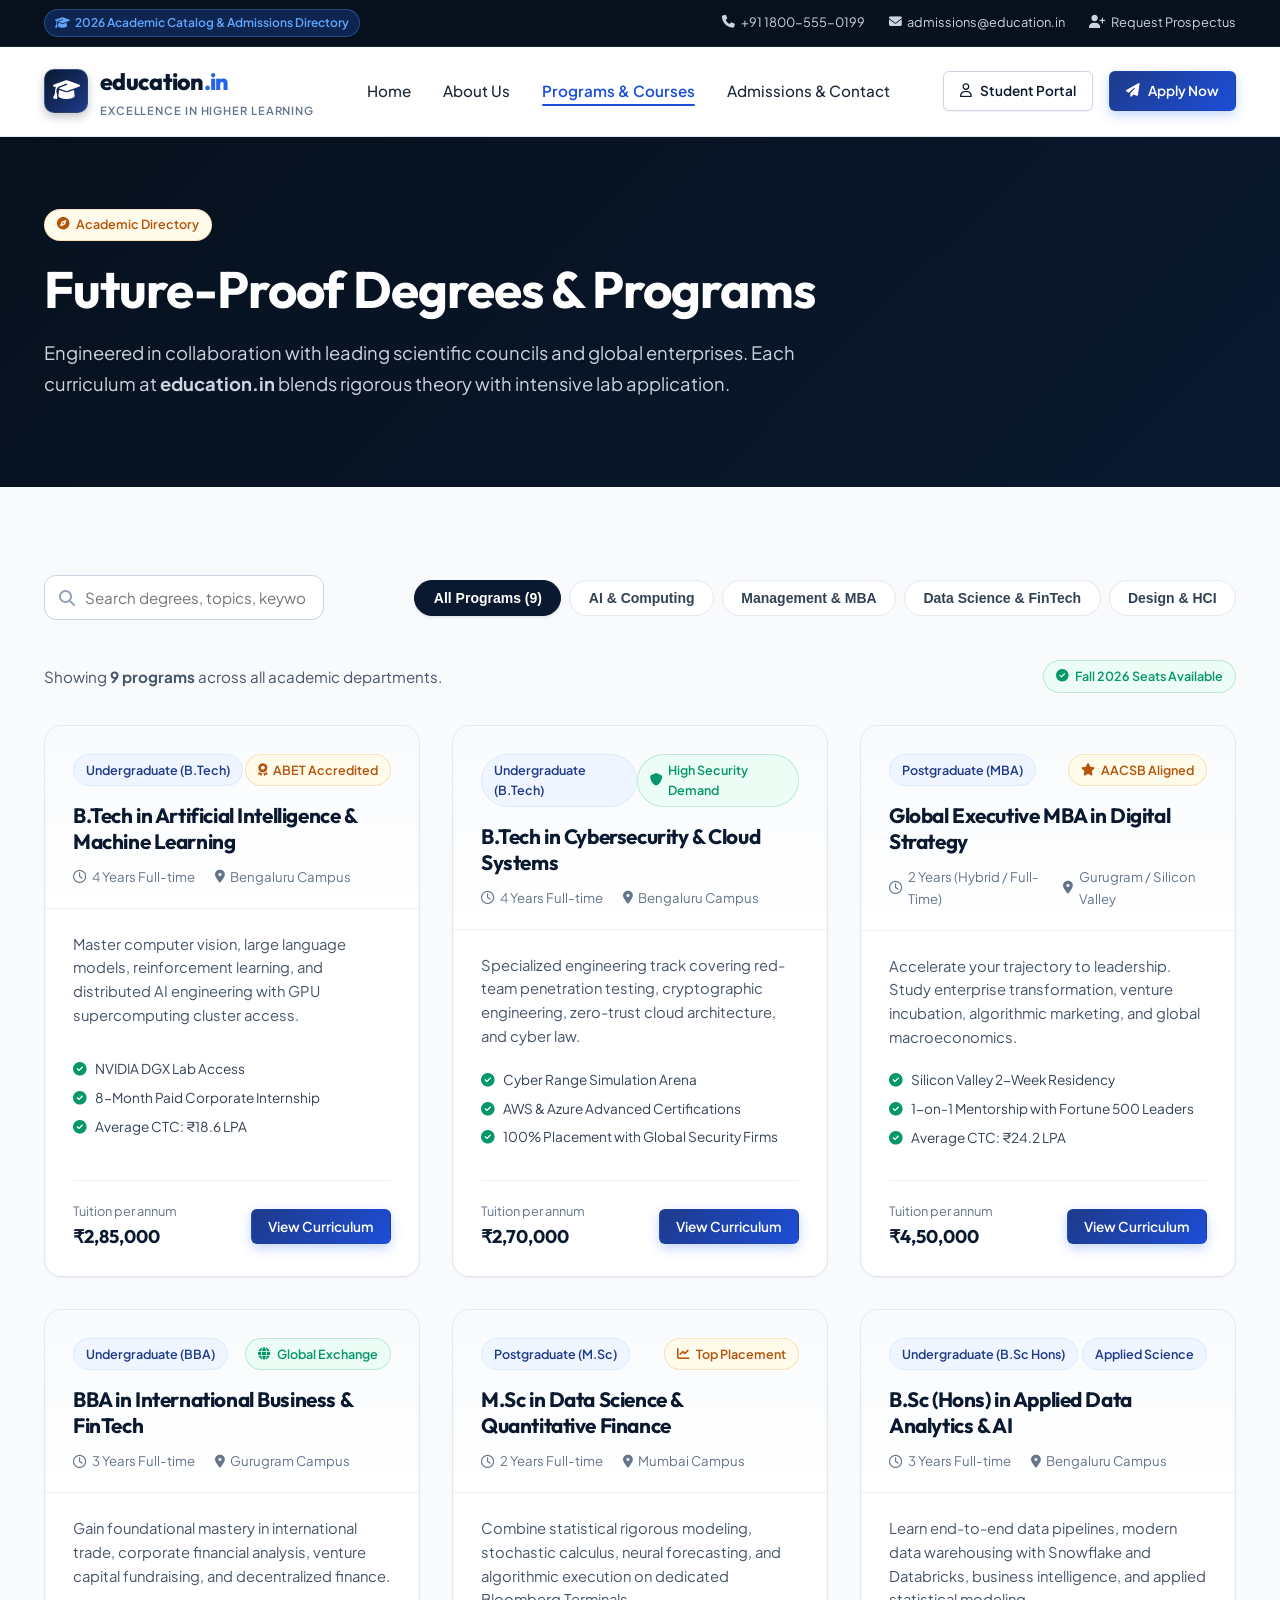
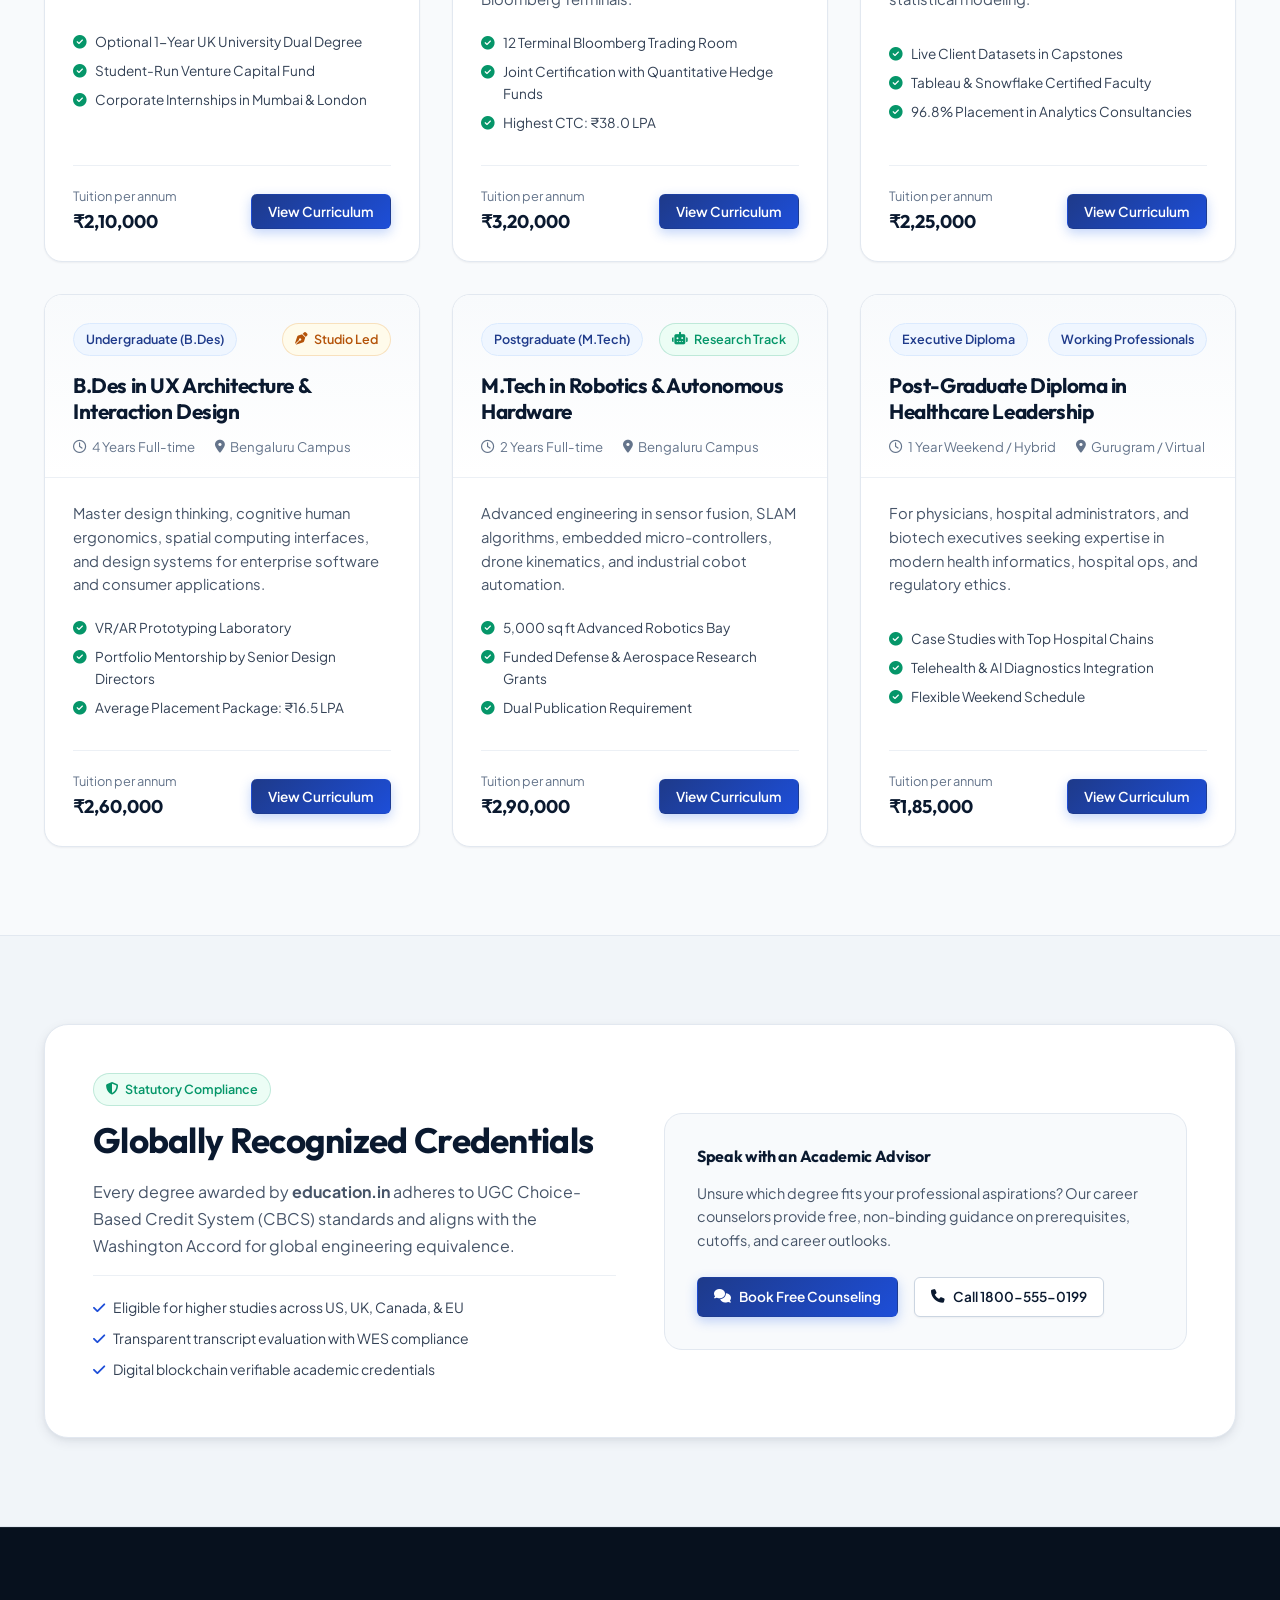
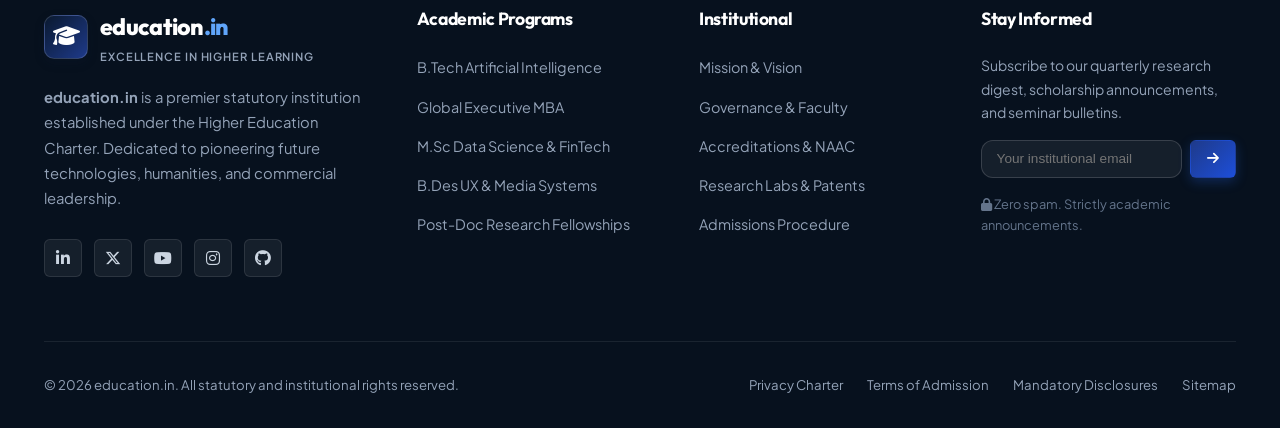
<file: courses.html>
<!DOCTYPE html>
<html lang="en">
<head>
  <meta charset="UTF-8">
  <meta name="viewport" content="width=device-width, initial-scale=1.0">
  <title>Programs & Courses | education.in</title>
  <meta name="description" content="Explore world-class undergraduate, postgraduate, and executive degrees at education.in. Accredited curricula in AI, Computer Science, Business, and Design.">
  <link rel="stylesheet" href="https://cdnjs.cloudflare.com/ajax/libs/font-awesome/6.5.1/css/all.min.css">
  <link rel="stylesheet" href="style.css">
</head>
<body>

  <!-- Top Announcement Bar -->
  <div class="top-banner">
    <div class="container top-banner-content">
      <div class="top-banner-badge">
        <i class="fa-solid fa-graduation-cap"></i> 2026 Academic Catalog & Admissions Directory
      </div>
      <div class="top-banner-links">
        <a href="tel:+9118005550199"><i class="fa-solid fa-phone"></i> +91 1800-555-0199</a>
        <a href="mailto:admissions@education.in"><i class="fa-solid fa-envelope"></i> admissions@education.in</a>
        <a href="contact.html"><i class="fa-solid fa-user-plus"></i> Request Prospectus</a>
      </div>
    </div>
  </div>

  <!-- Header & Navigation -->
  <header class="header" id="mainHeader">
    <div class="container">
      <nav class="navbar">
        <a href="index.html" class="brand-logo" aria-label="education.in Home">
          <div class="logo-crest">
            <i class="fa-solid fa-graduation-cap"></i>
          </div>
          <div class="logo-text-group">
            <div class="logo-name">education<span>.in</span></div>
            <div class="logo-tagline">Excellence in Higher Learning</div>
          </div>
        </a>

        <ul class="nav-menu" id="navMenu">
          <li><a href="index.html" class="nav-link">Home</a></li>
          <li><a href="about.html" class="nav-link">About Us</a></li>
          <li><a href="courses.html" class="nav-link active">Programs & Courses</a></li>
          <li><a href="contact.html" class="nav-link">Admissions & Contact</a></li>
        </ul>

        <div class="nav-actions">
          <a href="contact.html" class="btn btn-secondary btn-sm"><i class="fa-regular fa-user"></i> Student Portal</a>
          <a href="contact.html" class="btn btn-primary btn-sm"><i class="fa-solid fa-paper-plane"></i> Apply Now</a>
          <button class="mobile-toggle" id="mobileToggle" aria-label="Toggle navigation menu">
            <i class="fa-solid fa-bars"></i>
          </button>
        </div>
      </nav>
    </div>
  </header>

  <!-- Page Header Banner -->
  <section class="section" style="background: linear-gradient(135deg, var(--blue-950) 0%, var(--blue-900) 100%); color: var(--white); padding: 4.5rem 0;">
    <div class="container">
      <div style="max-width: 800px;">
        <span class="badge badge-gold" style="margin-bottom: 1rem;"><i class="fa-solid fa-compass"></i> Academic Directory</span>
        <h1 style="color: var(--white); font-size: 3.2rem; margin-bottom: 1rem;">Future-Proof Degrees & Programs</h1>
        <p style="color: var(--neutral-300); font-size: 1.15rem; line-height: 1.7;">
          Engineered in collaboration with leading scientific councils and global enterprises. Each curriculum at <strong>education.in</strong> blends rigorous theory with intensive lab application.
        </p>
      </div>
    </div>
  </section>

  <!-- Course Explorer Section -->
  <section class="section">
    <div class="container">
      <!-- Search and Filter Controls -->
      <div class="programs-filter-wrapper">
        <div class="search-box">
          <i class="fa-solid fa-magnifying-glass"></i>
          <input type="text" id="courseSearchInput" placeholder="Search degrees, topics, keywords..." aria-label="Search courses">
        </div>

        <div class="filter-buttons" id="filterBtnGroup">
          <button class="filter-btn active" data-filter="all">All Programs (<span id="countAll">9</span>)</button>
          <button class="filter-btn" data-filter="ai-computing">AI & Computing</button>
          <button class="filter-btn" data-filter="business">Management & MBA</button>
          <button class="filter-btn" data-filter="datascience">Data Science & FinTech</button>
          <button class="filter-btn" data-filter="design">Design & HCI</button>
        </div>
      </div>

      <!-- Live Course Results Summary -->
      <div style="margin-bottom: 2rem; display: flex; justify-content: space-between; align-items: center;">
        <p style="font-size: 0.95rem; color: var(--neutral-600); margin-bottom: 0;" id="filterStatusText">
          Showing <strong>9 programs</strong> across all academic departments.
        </p>
        <span class="badge badge-emerald"><i class="fa-solid fa-circle-check"></i> Fall 2026 Seats Available</span>
      </div>

      <!-- Course Cards Grid -->
      <div class="courses-grid" id="coursesGrid">

        <!-- Program 1 -->
        <div class="course-card" data-category="ai-computing" data-keywords="btech artificial intelligence machine learning python deep learning robotics autonomous">
          <div class="course-card-top">
            <div class="course-badges-row">
              <span class="badge badge-blue">Undergraduate (B.Tech)</span>
              <span class="badge badge-gold"><i class="fa-solid fa-award"></i> ABET Accredited</span>
            </div>
            <h3 class="course-title">B.Tech in Artificial Intelligence & Machine Learning</h3>
            <div class="course-meta">
              <span><i class="fa-regular fa-clock"></i> 4 Years Full-time</span>
              <span><i class="fa-solid fa-location-dot"></i> Bengaluru Campus</span>
            </div>
          </div>
          <div class="course-card-body">
            <p class="course-description">Master computer vision, large language models, reinforcement learning, and distributed AI engineering with GPU supercomputing cluster access.</p>
            <ul class="course-highlights">
              <li><i class="fa-solid fa-circle-check"></i> NVIDIA DGX Lab Access</li>
              <li><i class="fa-solid fa-circle-check"></i> 8-Month Paid Corporate Internship</li>
              <li><i class="fa-solid fa-circle-check"></i> Average CTC: &#8377;18.6 LPA</li>
            </ul>
            <div class="course-card-footer">
              <div class="course-fee">
                Tuition per annum
                <strong>&#8377;2,85,000</strong>
              </div>
              <button class="btn btn-primary btn-sm view-curriculum-btn" data-course="aiml">
                View Curriculum
              </button>
            </div>
          </div>
        </div>

        <!-- Program 2 -->
        <div class="course-card" data-category="ai-computing" data-keywords="cybersecurity cyber security cloud infrastructure defensive ethical hacking computer science btech">
          <div class="course-card-top">
            <div class="course-badges-row">
              <span class="badge badge-blue">Undergraduate (B.Tech)</span>
              <span class="badge badge-emerald"><i class="fa-solid fa-shield"></i> High Security Demand</span>
            </div>
            <h3 class="course-title">B.Tech in Cybersecurity & Cloud Systems</h3>
            <div class="course-meta">
              <span><i class="fa-regular fa-clock"></i> 4 Years Full-time</span>
              <span><i class="fa-solid fa-location-dot"></i> Bengaluru Campus</span>
            </div>
          </div>
          <div class="course-card-body">
            <p class="course-description">Specialized engineering track covering red-team penetration testing, cryptographic engineering, zero-trust cloud architecture, and cyber law.</p>
            <ul class="course-highlights">
              <li><i class="fa-solid fa-circle-check"></i> Cyber Range Simulation Arena</li>
              <li><i class="fa-solid fa-circle-check"></i> AWS & Azure Advanced Certifications</li>
              <li><i class="fa-solid fa-circle-check"></i> 100% Placement with Global Security Firms</li>
            </ul>
            <div class="course-card-footer">
              <div class="course-fee">
                Tuition per annum
                <strong>&#8377;2,70,000</strong>
              </div>
              <button class="btn btn-primary btn-sm view-curriculum-btn" data-course="cyber">
                View Curriculum
              </button>
            </div>
          </div>
        </div>

        <!-- Program 3 -->
        <div class="course-card" data-category="business" data-keywords="mba master business administration digital strategy executive enterprise silicon valley management">
          <div class="course-card-top">
            <div class="course-badges-row">
              <span class="badge badge-blue">Postgraduate (MBA)</span>
              <span class="badge badge-gold"><i class="fa-solid fa-star"></i> AACSB Aligned</span>
            </div>
            <h3 class="course-title">Global Executive MBA in Digital Strategy</h3>
            <div class="course-meta">
              <span><i class="fa-regular fa-clock"></i> 2 Years (Hybrid / Full-Time)</span>
              <span><i class="fa-solid fa-location-dot"></i> Gurugram / Silicon Valley</span>
            </div>
          </div>
          <div class="course-card-body">
            <p class="course-description">Accelerate your trajectory to leadership. Study enterprise transformation, venture incubation, algorithmic marketing, and global macroeconomics.</p>
            <ul class="course-highlights">
              <li><i class="fa-solid fa-circle-check"></i> Silicon Valley 2-Week Residency</li>
              <li><i class="fa-solid fa-circle-check"></i> 1-on-1 Mentorship with Fortune 500 Leaders</li>
              <li><i class="fa-solid fa-circle-check"></i> Average CTC: &#8377;24.2 LPA</li>
            </ul>
            <div class="course-card-footer">
              <div class="course-fee">
                Tuition per annum
                <strong>&#8377;4,50,000</strong>
              </div>
              <button class="btn btn-primary btn-sm view-curriculum-btn" data-course="mba">
                View Curriculum
              </button>
            </div>
          </div>
        </div>

        <!-- Program 4 -->
        <div class="course-card" data-category="business" data-keywords="bba bachelor business administration international trade finance economics entrepreneurship">
          <div class="course-card-top">
            <div class="course-badges-row">
              <span class="badge badge-blue">Undergraduate (BBA)</span>
              <span class="badge badge-emerald"><i class="fa-solid fa-globe"></i> Global Exchange</span>
            </div>
            <h3 class="course-title">BBA in International Business & FinTech</h3>
            <div class="course-meta">
              <span><i class="fa-regular fa-clock"></i> 3 Years Full-time</span>
              <span><i class="fa-solid fa-location-dot"></i> Gurugram Campus</span>
            </div>
          </div>
          <div class="course-card-body">
            <p class="course-description">Gain foundational mastery in international trade, corporate financial analysis, venture capital fundraising, and decentralized finance.</p>
            <ul class="course-highlights">
              <li><i class="fa-solid fa-circle-check"></i> Optional 1-Year UK University Dual Degree</li>
              <li><i class="fa-solid fa-circle-check"></i> Student-Run Venture Capital Fund</li>
              <li><i class="fa-solid fa-circle-check"></i> Corporate Internships in Mumbai & London</li>
            </ul>
            <div class="course-card-footer">
              <div class="course-fee">
                Tuition per annum
                <strong>&#8377;2,10,000</strong>
              </div>
              <button class="btn btn-primary btn-sm view-curriculum-btn" data-course="bba">
                View Curriculum
              </button>
            </div>
          </div>
        </div>

        <!-- Program 5 -->
        <div class="course-card" data-category="datascience" data-keywords="msc data science quantitative finance analytics big data algorithmic trading econometrics">
          <div class="course-card-top">
            <div class="course-badges-row">
              <span class="badge badge-blue">Postgraduate (M.Sc)</span>
              <span class="badge badge-gold"><i class="fa-solid fa-chart-line"></i> Top Placement</span>
            </div>
            <h3 class="course-title">M.Sc in Data Science & Quantitative Finance</h3>
            <div class="course-meta">
              <span><i class="fa-regular fa-clock"></i> 2 Years Full-time</span>
              <span><i class="fa-solid fa-location-dot"></i> Mumbai Campus</span>
            </div>
          </div>
          <div class="course-card-body">
            <p class="course-description">Combine statistical rigorous modeling, stochastic calculus, neural forecasting, and algorithmic execution on dedicated Bloomberg Terminals.</p>
            <ul class="course-highlights">
              <li><i class="fa-solid fa-circle-check"></i> 12 Terminal Bloomberg Trading Room</li>
              <li><i class="fa-solid fa-circle-check"></i> Joint Certification with Quantitative Hedge Funds</li>
              <li><i class="fa-solid fa-circle-check"></i> Highest CTC: &#8377;38.0 LPA</li>
            </ul>
            <div class="course-card-footer">
              <div class="course-fee">
                Tuition per annum
                <strong>&#8377;3,20,000</strong>
              </div>
              <button class="btn btn-primary btn-sm view-curriculum-btn" data-course="datasci">
                View Curriculum
              </button>
            </div>
          </div>
        </div>

        <!-- Program 6 -->
        <div class="course-card" data-category="datascience" data-keywords="data analytics business intelligence python sql visualization powerbi machine learning bsc">
          <div class="course-card-top">
            <div class="course-badges-row">
              <span class="badge badge-blue">Undergraduate (B.Sc Hons)</span>
              <span class="badge badge-blue">Applied Science</span>
            </div>
            <h3 class="course-title">B.Sc (Hons) in Applied Data Analytics & AI</h3>
            <div class="course-meta">
              <span><i class="fa-regular fa-clock"></i> 3 Years Full-time</span>
              <span><i class="fa-solid fa-location-dot"></i> Bengaluru Campus</span>
            </div>
          </div>
          <div class="course-card-body">
            <p class="course-description">Learn end-to-end data pipelines, modern data warehousing with Snowflake and Databricks, business intelligence, and applied statistical modeling.</p>
            <ul class="course-highlights">
              <li><i class="fa-solid fa-circle-check"></i> Live Client Datasets in Capstones</li>
              <li><i class="fa-solid fa-circle-check"></i> Tableau & Snowflake Certified Faculty</li>
              <li><i class="fa-solid fa-circle-check"></i> 96.8% Placement in Analytics Consultancies</li>
            </ul>
            <div class="course-card-footer">
              <div class="course-fee">
                Tuition per annum
                <strong>&#8377;2,25,000</strong>
              </div>
              <button class="btn btn-primary btn-sm view-curriculum-btn" data-course="bscdata">
                View Curriculum
              </button>
            </div>
          </div>
        </div>

        <!-- Program 7 -->
        <div class="course-card" data-category="design" data-keywords="bdes user experience ux ui design interaction human computer interaction product design">
          <div class="course-card-top">
            <div class="course-badges-row">
              <span class="badge badge-blue">Undergraduate (B.Des)</span>
              <span class="badge badge-gold"><i class="fa-solid fa-pen-nib"></i> Studio Led</span>
            </div>
            <h3 class="course-title">B.Des in UX Architecture & Interaction Design</h3>
            <div class="course-meta">
              <span><i class="fa-regular fa-clock"></i> 4 Years Full-time</span>
              <span><i class="fa-solid fa-location-dot"></i> Bengaluru Campus</span>
            </div>
          </div>
          <div class="course-card-body">
            <p class="course-description">Master design thinking, cognitive human ergonomics, spatial computing interfaces, and design systems for enterprise software and consumer applications.</p>
            <ul class="course-highlights">
              <li><i class="fa-solid fa-circle-check"></i> VR/AR Prototyping Laboratory</li>
              <li><i class="fa-solid fa-circle-check"></i> Portfolio Mentorship by Senior Design Directors</li>
              <li><i class="fa-solid fa-circle-check"></i> Average Placement Package: &#8377;16.5 LPA</li>
            </ul>
            <div class="course-card-footer">
              <div class="course-fee">
                Tuition per annum
                <strong>&#8377;2,60,000</strong>
              </div>
              <button class="btn btn-primary btn-sm view-curriculum-btn" data-course="bdes">
                View Curriculum
              </button>
            </div>
          </div>
        </div>

        <!-- Program 8 -->
        <div class="course-card" data-category="ai-computing" data-keywords="mtech robotics mechatronics autonomous systems sensors embedded ai iot control">
          <div class="course-card-top">
            <div class="course-badges-row">
              <span class="badge badge-blue">Postgraduate (M.Tech)</span>
              <span class="badge badge-emerald"><i class="fa-solid fa-robot"></i> Research Track</span>
            </div>
            <h3 class="course-title">M.Tech in Robotics & Autonomous Hardware</h3>
            <div class="course-meta">
              <span><i class="fa-regular fa-clock"></i> 2 Years Full-time</span>
              <span><i class="fa-solid fa-location-dot"></i> Bengaluru Campus</span>
            </div>
          </div>
          <div class="course-card-body">
            <p class="course-description">Advanced engineering in sensor fusion, SLAM algorithms, embedded micro-controllers, drone kinematics, and industrial cobot automation.</p>
            <ul class="course-highlights">
              <li><i class="fa-solid fa-circle-check"></i> 5,000 sq ft Advanced Robotics Bay</li>
              <li><i class="fa-solid fa-circle-check"></i> Funded Defense & Aerospace Research Grants</li>
              <li><i class="fa-solid fa-circle-check"></i> Dual Publication Requirement</li>
            </ul>
            <div class="course-card-footer">
              <div class="course-fee">
                Tuition per annum
                <strong>&#8377;2,90,000</strong>
              </div>
              <button class="btn btn-primary btn-sm view-curriculum-btn" data-course="robotics">
                View Curriculum
              </button>
            </div>
          </div>
        </div>

        <!-- Program 9 -->
        <div class="course-card" data-category="business" data-keywords="executive diploma health tech healthcare administration digital hospital leadership management">
          <div class="course-card-top">
            <div class="course-badges-row">
              <span class="badge badge-blue">Executive Diploma</span>
              <span class="badge badge-blue">Working Professionals</span>
            </div>
            <h3 class="course-title">Post-Graduate Diploma in Healthcare Leadership</h3>
            <div class="course-meta">
              <span><i class="fa-regular fa-clock"></i> 1 Year Weekend / Hybrid</span>
              <span><i class="fa-solid fa-location-dot"></i> Gurugram / Virtual</span>
            </div>
          </div>
          <div class="course-card-body">
            <p class="course-description">For physicians, hospital administrators, and biotech executives seeking expertise in modern health informatics, hospital ops, and regulatory ethics.</p>
            <ul class="course-highlights">
              <li><i class="fa-solid fa-circle-check"></i> Case Studies with Top Hospital Chains</li>
              <li><i class="fa-solid fa-circle-check"></i> Telehealth & AI Diagnostics Integration</li>
              <li><i class="fa-solid fa-circle-check"></i> Flexible Weekend Schedule</li>
            </ul>
            <div class="course-card-footer">
              <div class="course-fee">
                Tuition per annum
                <strong>&#8377;1,85,000</strong>
              </div>
              <button class="btn btn-primary btn-sm view-curriculum-btn" data-course="health">
                View Curriculum
              </button>
            </div>
          </div>
        </div>

      </div>

      <!-- No Results State -->
      <div id="noResultsBox" style="display: none; text-align: center; padding: 4rem 2rem; background: var(--white); border-radius: var(--radius-lg); border: 1px dashed var(--neutral-300); margin-top: 2rem;">
        <i class="fa-solid fa-circle-exclamation" style="font-size: 3rem; color: var(--neutral-400); margin-bottom: 1rem;"></i>
        <h3 style="font-size: 1.5rem; margin-bottom: 0.5rem;">No programs match your search</h3>
        <p style="color: var(--neutral-600); margin-bottom: 1.5rem;">Try modifying your keywords or clear your active category filters.</p>
        <button class="btn btn-secondary" id="resetSearchBtn">Clear All Filters</button>
      </div>

    </div>
  </section>

  <!-- Accreditation & Standards Notice -->
  <section class="section section-neutral">
    <div class="container">
      <div style="background: var(--white); border-radius: var(--radius-xl); border: 1px solid var(--neutral-200); padding: 3rem; box-shadow: var(--shadow-md); display: grid; grid-template-columns: 1fr 1fr; gap: 3rem; align-items: center;">
        <div>
          <span class="badge badge-emerald" style="margin-bottom: 0.75rem;"><i class="fa-solid fa-shield-halved"></i> Statutory Compliance</span>
          <h2 style="font-size: 2.2rem; margin-bottom: 1rem;">Globally Recognized Credentials</h2>
          <p style="color: var(--neutral-600); line-height: 1.7;">
            Every degree awarded by <strong>education.in</strong> adheres to UGC Choice-Based Credit System (CBCS) standards and aligns with the Washington Accord for global engineering equivalence.
          </p>
          <ul class="feature-list" style="margin-top: 1rem;">
            <li><i class="fa-solid fa-check"></i> Eligible for higher studies across US, UK, Canada, & EU</li>
            <li><i class="fa-solid fa-check"></i> Transparent transcript evaluation with WES compliance</li>
            <li><i class="fa-solid fa-check"></i> Digital blockchain verifiable academic credentials</li>
          </ul>
        </div>
        <div style="background: var(--neutral-50); border: 1px solid var(--neutral-200); border-radius: var(--radius-lg); padding: 2rem;">
          <h4 style="margin-bottom: 1rem; color: var(--blue-900);">Speak with an Academic Advisor</h4>
          <p style="font-size: 0.9rem; color: var(--neutral-600); margin-bottom: 1.5rem;">
            Unsure which degree fits your professional aspirations? Our career counselors provide free, non-binding guidance on prerequisites, cutoffs, and career outlooks.
          </p>
          <div style="display: flex; gap: 1rem; flex-wrap: wrap;">
            <a href="contact.html" class="btn btn-primary btn-sm"><i class="fa-solid fa-comments"></i> Book Free Counseling</a>
            <a href="tel:+9118005550199" class="btn btn-secondary btn-sm"><i class="fa-solid fa-phone"></i> Call 1800-555-0199</a>
          </div>
        </div>
      </div>
    </div>
  </section>

  <!-- Curriculum Modal Dialog -->
  <div class="modal-overlay" id="curriculumModal" aria-hidden="true" role="dialog">
    <div class="modal-dialog">
      <div class="modal-header">
        <div>
          <span class="badge badge-blue" id="modalBadge">Syllabus Details</span>
          <h3 id="modalCourseTitle" style="margin-top: 0.25rem; font-size: 1.35rem;">Curriculum Outline</h3>
        </div>
        <button class="modal-close-btn" id="modalCloseBtn" aria-label="Close Modal">&times;</button>
      </div>
      <div class="modal-body" id="modalContent">
        <!-- Dynamically injected -->
      </div>
    </div>
  </div>

  <!-- Toast Container -->
  <div class="toast-container" id="toastContainer"></div>

  <!-- Global Footer -->
  <footer class="footer">
    <div class="container">
      <div class="footer-grid">
        <div class="footer-brand">
          <a href="index.html" class="brand-logo">
            <div class="logo-crest"><i class="fa-solid fa-graduation-cap"></i></div>
            <div class="logo-text-group">
              <div class="logo-name" style="color: var(--white);">education<span style="color: var(--blue-400);">.in</span></div>
              <div class="logo-tagline" style="color: var(--neutral-400);">Excellence in Higher Learning</div>
            </div>
          </a>
          <p>
            <strong>education.in</strong> is a premier statutory institution established under the Higher Education Charter. Dedicated to pioneering future technologies, humanities, and commercial leadership.
          </p>
          <div class="footer-socials">
            <a href="#" class="social-link" aria-label="LinkedIn"><i class="fa-brands fa-linkedin-in"></i></a>
            <a href="#" class="social-link" aria-label="Twitter"><i class="fa-brands fa-x-twitter"></i></a>
            <a href="#" class="social-link" aria-label="YouTube"><i class="fa-brands fa-youtube"></i></a>
            <a href="#" class="social-link" aria-label="Instagram"><i class="fa-brands fa-instagram"></i></a>
            <a href="#" class="social-link" aria-label="GitHub"><i class="fa-brands fa-github"></i></a>
          </div>
        </div>

        <div class="footer-col">
          <h4>Academic Programs</h4>
          <ul class="footer-links">
            <li><a href="courses.html">B.Tech Artificial Intelligence</a></li>
            <li><a href="courses.html">Global Executive MBA</a></li>
            <li><a href="courses.html">M.Sc Data Science & FinTech</a></li>
            <li><a href="courses.html">B.Des UX & Media Systems</a></li>
            <li><a href="courses.html">Post-Doc Research Fellowships</a></li>
          </ul>
        </div>

        <div class="footer-col">
          <h4>Institutional</h4>
          <ul class="footer-links">
            <li><a href="about.html">Mission & Vision</a></li>
            <li><a href="about.html">Governance & Faculty</a></li>
            <li><a href="about.html">Accreditations & NAAC</a></li>
            <li><a href="about.html">Research Labs & Patents</a></li>
            <li><a href="contact.html">Admissions Procedure</a></li>
          </ul>
        </div>

        <div class="footer-col footer-newsletter">
          <h4>Stay Informed</h4>
          <p>Subscribe to our quarterly research digest, scholarship announcements, and seminar bulletins.</p>
          <form class="newsletter-form" id="newsletterForm">
            <input type="email" class="newsletter-input" placeholder="Your institutional email" required>
            <button type="submit" class="btn btn-primary btn-sm"><i class="fa-solid fa-arrow-right"></i></button>
          </form>
          <div style="margin-top: 1rem; font-size: 0.8rem; color: var(--neutral-500);">
            <i class="fa-solid fa-lock"></i> Zero spam. Strictly academic announcements.
          </div>
        </div>
      </div>

      <div class="footer-bottom">
        <div>&copy; 2026 education.in. All statutory and institutional rights reserved.</div>
        <div class="footer-bottom-links">
          <a href="#">Privacy Charter</a>
          <a href="#">Terms of Admission</a>
          <a href="#">Mandatory Disclosures</a>
          <a href="#">Sitemap</a>
        </div>
      </div>
    </div>
  </footer>

  <!-- Interactivity Scripts for Courses Catalog -->
  <script>
    // Navigation Toggle
    const mobileToggle = document.getElementById('mobileToggle');
    const navMenu = document.getElementById('navMenu');
    mobileToggle.addEventListener('click', () => {
      navMenu.classList.toggle('open');
      const icon = mobileToggle.querySelector('i');
      if (navMenu.classList.contains('open')) {
        icon.classList.remove('fa-bars');
        icon.classList.add('fa-xmark');
      } else {
        icon.classList.remove('fa-xmark');
        icon.classList.add('fa-bars');
      }
    });

    // Sticky Navbar
    window.addEventListener('scroll', () => {
      const header = document.getElementById('mainHeader');
      if (window.scrollY > 40) {
        header.classList.add('scrolled');
      } else {
        header.classList.remove('scrolled');
      }
    });

    // Dynamic Filter & Search System
    const searchInput = document.getElementById('courseSearchInput');
    const filterButtons = document.querySelectorAll('.filter-btn');
    const courseCards = document.querySelectorAll('.course-card');
    const filterStatusText = document.getElementById('filterStatusText');
    const noResultsBox = document.getElementById('noResultsBox');
    const resetSearchBtn = document.getElementById('resetSearchBtn');

    let currentCategory = 'all';
    let currentSearchTerm = '';

    function filterCourses() {
      let visibleCount = 0;

      courseCards.forEach(card => {
        const category = card.getAttribute('data-category');
        const keywords = card.getAttribute('data-keywords') ? card.getAttribute('data-keywords').toLowerCase() : '';
        const title = card.querySelector('.course-title').textContent.toLowerCase();
        const description = card.querySelector('.course-description').textContent.toLowerCase();

        const matchesCategory = (currentCategory === 'all' || category === currentCategory);
        const matchesSearch = !currentSearchTerm ||
          title.includes(currentSearchTerm) ||
          description.includes(currentSearchTerm) ||
          keywords.includes(currentSearchTerm);

        if (matchesCategory && matchesSearch) {
          card.style.display = 'flex';
          visibleCount++;
        } else {
          card.style.display = 'none';
        }
      });

      if (visibleCount === 0) {
        noResultsBox.style.display = 'block';
      } else {
        noResultsBox.style.display = 'none';
      }

      filterStatusText.innerHTML = `Showing <strong>${visibleCount} program${visibleCount === 1 ? '' : 's'}</strong> ${currentCategory !== 'all' ? `in <em>${currentCategory}</em>` : 'across all departments'}.`;
    }

    filterButtons.forEach(btn => {
      btn.addEventListener('click', () => {
        filterButtons.forEach(b => b.classList.remove('active'));
        btn.classList.add('active');
        currentCategory = btn.getAttribute('data-filter');
        filterCourses();
      });
    });

    searchInput.addEventListener('input', (e) => {
      currentSearchTerm = e.target.value.toLowerCase().trim();
      filterCourses();
    });

    resetSearchBtn.addEventListener('click', () => {
      searchInput.value = '';
      currentSearchTerm = '';
      currentCategory = 'all';
      filterButtons.forEach(b => {
        b.classList.remove('active');
        if (b.getAttribute('data-filter') === 'all') b.classList.add('active');
      });
      filterCourses();
    });

    // Syllabi Catalog Data
    const courseCatalog = {
      aiml: {
        title: "B.Tech in Artificial Intelligence & Machine Learning",
        badge: "ABET & AICTE Aligned",
        semesters: [
          { title: "Year 1: Mathematical Rigor & Code Mastery", modules: ["Multivariable Calculus & Differential Equations", "Data Structures & Computational Complexity", "Python & C++ Systems Programming", "Hardware Engineering & Logic Gates"] },
          { title: "Year 2: Foundations of Machine Intelligence", modules: ["Probability Models & Bayesian Inference", "Deep Neural Networks with PyTorch", "Computer Vision & Object Localization", "Relational & NoSQL Database Clusters"] },
          { title: "Year 3: Advanced Architectures & Systems", modules: ["Transformers, LLMs & Prompt Engineering", "Autonomous Robotics Kinematics & ROS", "MLOps, Kubernetes & Cloud Pipelines", "AI Ethics & Algorithmic Fairness"] },
          { title: "Year 4: Capstone Industry Practicum", modules: ["8-Month Full-time Corporate Internship", "Major Research Thesis Defense", "Intellectual Property & Patent Filings"] }
        ]
      },
      cyber: {
        title: "B.Tech in Cybersecurity & Cloud Systems",
        badge: "Government & Industry Certified",
        semesters: [
          { title: "Year 1: Operating Systems & Network Protocols", modules: ["Linux Kernel Internals & Shell Scripting", "TCP/IP Protocol Suite & Network Architectures", "Discrete Mathematics & Cryptography Prelims", "Secure Software Development Lifecycle"] },
          { title: "Year 2: Defensive & Offensive Cyber Ops", modules: ["Applied Cryptography & Public Key Infrastructure", "Offensive Penetration Testing & Exploit Analysis", "Cloud Architecture (AWS & Azure Solutions)", "SOC Operations & Threat Hunting"] },
          { title: "Year 3: Zero Trust & Enterprise Defense", modules: ["Zero Trust Network Architectures", "Incident Response & Digital Forensics", "Identity & Access Management (IAM)", "International Cyber Law & GDPR Standards"] },
          { title: "Year 4: Capstone Security Audit", modules: ["Live Red-Team vs Blue-Team Simulation", "Full-time Industry Security Internship", "Enterprise Security Architecture Thesis"] }
        ]
      },
      mba: {
        title: "Global Executive MBA in Digital Strategy",
        badge: "AACSB Aligned",
        semesters: [
          { title: "Year 1: Executive Foundation & Financial Mastery", modules: ["Managerial Economics & Strategy Modeling", "Corporate Finance & Capital Markets", "High-Performance Leadership & Change Management", "Marketing in the Data-Driven Era"] },
          { title: "Year 2: Digital Transformation & Silicon Valley Track", modules: ["Platform Economics & Network Effects", "Corporate Venture Capital & M&A Strategy", "Silicon Valley 2-Week Residency & Investor Pitch", "Capstone Enterprise Consulting Project"] }
        ]
      },
      bba: {
        title: "BBA in International Business & FinTech",
        badge: "Global Dual Degree Track",
        semesters: [
          { title: "Year 1: Business Fundamentals & Macroeconomics", modules: ["Principles of Management & Organizational Dynamics", "Global Trade Law & International Economics", "Financial Accounting & Business Statistics", "Digital Business Technologies"] },
          { title: "Year 2: Corporate Finance & Global Logistics", modules: ["International Marketing & Supply Chain Operations", "FinTech Systems & Blockchain Frameworks", "Commercial Banking & Wealth Management", "Summer Internship in Corporate Finance"] },
          { title: "Year 3: Global Immersion & Capstone", modules: ["Optional UK University Exchange Semester", "Strategic Management & Corporate Governance", "Student-Run Venture Portfolio Defense"] }
        ]
      },
      datasci: {
        title: "M.Sc in Data Science & Quantitative Finance",
        badge: "Wall Street & Dalal Street Aligned",
        semesters: [
          { title: "Year 1: Stochastic Calculus & Big Data", modules: ["Stochastic Calculus for Financial Markets", "Distributed Computing with Apache Spark & Ray", "Econometric Modeling & Time-Series Forecasting", "Derivatives Pricing & Risk Hedging"] },
          { title: "Year 2: Algorithmic Execution & Capstone", modules: ["High-Frequency Algorithmic Execution Systems", "Machine Learning for Quantitative Portfolio Management", "Bloomberg Terminal Hands-on Simulations", "Master's Thesis with Institutional Asset Managers"] }
        ]
      },
      bscdata: {
        title: "B.Sc (Hons) in Applied Data Analytics & AI",
        badge: "Industry Certified",
        semesters: [
          { title: "Year 1: Computational Statistics & Python", modules: ["Descriptive & Inferential Statistics", "Python for Scientific Computing", "SQL & Relational Database Management", "Data Ethics & Privacy Regulations"] },
          { title: "Year 2: Machine Learning & Visualization", modules: ["Predictive Machine Learning Algorithms", "Tableau & PowerBI Advanced Dashboards", "Data Warehousing with Snowflake", "Feature Engineering & Exploratory Data Analysis"] },
          { title: "Year 3: Industrial Capstone", modules: ["Applied Business Analytics Case Studies", "Industry Internship with Analytics Consultancy", "Live Capstone Portfolio Project"] }
        ]
      },
      bdes: {
        title: "B.Des in UX Architecture & Interaction Design",
        badge: "Studio Led Program",
        semesters: [
          { title: "Year 1: Design Foundations & Visual Language", modules: ["Design Thinking & Creative Problem Solving", "Visual Semiotics, Typography & Color Systems", "Human Perception & Cognitive Ergonomics", "Rapid Paper & Digital Prototyping"] },
          { title: "Year 2: Interaction Systems & Wireframing", modules: ["Information Architecture & User Journey Mapping", "Figma & Design Systems at Scale", "User Research Methodologies & Usability Testing", "Front-end Fundamentals for Designers (HTML/CSS)"] },
          { title: "Year 3: Spatial Computing & Enterprise UX", modules: ["AR/VR Spatial Interface Design", "Enterprise SaaS Complexity Management", "Voice & Multimodal Conversational UI", "Summer Design Studio Apprenticeship"] },
          { title: "Year 4: Professional Portfolio & Capstone", modules: ["Industry Sponsored Design Degree Project", "Juried Portfolio Exhibition", "Design Leadership & Intellectual Property"] }
        ]
      },
      robotics: {
        title: "M.Tech in Robotics & Autonomous Hardware",
        badge: "Advanced Research Track",
        semesters: [
          { title: "Year 1: Kinematics & Embedded Computing", modules: ["Rigid Body Kinematics & Dynamics", "Embedded Linux & Real-Time Operating Systems", "Computer Vision for Mobile Robots & LiDAR", "Control Systems & Feedback Architecture"] },
          { title: "Year 2: Autonomous Navigation & Thesis", modules: ["Simultaneous Localization and Mapping (SLAM)", "Reinforcement Learning for Robotic Control", "Industrial Collaborative Robotics (Cobots)", "Master of Technology Research Thesis"] }
        ]
      },
      health: {
        title: "Post-Graduate Diploma in Healthcare Leadership",
        badge: "Executive Weekend Track",
        semesters: [
          { title: "Modules 1-3: Healthcare Economics & Compliance", modules: ["Healthcare Systems & Comparative Global Policy", "Hospital Operations Management & Patient Safety", "Health Informatics, EMR Systems & Data Security"] },
          { title: "Modules 4-6: Digital Health & Strategic Hospital Leadership", modules: ["AI Diagnostics & Remote Care Models", "Financial Management for Healthcare Providers", "Strategic Capstone Project in Hospital Quality Audit"] }
        ]
      }
    };

    // Modal Interaction
    const modal = document.getElementById('curriculumModal');
    const modalCloseBtn = document.getElementById('modalCloseBtn');
    const modalTitle = document.getElementById('modalCourseTitle');
    const modalBadge = document.getElementById('modalBadge');
    const modalContent = document.getElementById('modalContent');

    document.querySelectorAll('.view-curriculum-btn').forEach(btn => {
      btn.addEventListener('click', (e) => {
        const courseKey = e.currentTarget.getAttribute('data-course');
        const data = courseCatalog[courseKey];
        if (data) {
          modalTitle.textContent = data.title;
          modalBadge.textContent = data.badge;

          let html = `<p style="color: var(--neutral-600); margin-bottom: 1.5rem;">Official syllabus approved by the Academic Senate for the upcoming academic year.</p>`;
          data.semesters.forEach(sem => {
            html += `
              <div class="syllabus-semester">
                <h5><i class="fa-solid fa-book-bookmark"></i> ${sem.title}</h5>
                <ul class="syllabus-modules">
                  ${sem.modules.map(mod => `<li><i class="fa-solid fa-circle-check" style="color: var(--blue-500); margin-right: 0.35rem; font-size: 0.75rem;"></i> ${mod}</li>`).join('')}
                </ul>
              </div>
            `;
          });
          html += `
            <div style="margin-top: 2rem; display: flex; gap: 1rem; flex-wrap: wrap;">
              <a href="contact.html" class="btn btn-primary btn-sm"><i class="fa-solid fa-paper-plane"></i> Apply for this Degree</a>
              <button class="btn btn-secondary btn-sm" onclick="showToast('Syllabus PDF downloaded successfully.')"><i class="fa-solid fa-download"></i> Download Syllabus PDF</button>
            </div>
          `;
          modalContent.innerHTML = html;
          modal.classList.add('active');
        }
      });
    });

    modalCloseBtn.addEventListener('click', () => modal.classList.remove('active'));
    modal.addEventListener('click', (e) => {
      if (e.target === modal) modal.classList.remove('active');
    });

    // Toast Notification System
    function showToast(message) {
      const container = document.getElementById('toastContainer');
      const toast = document.createElement('div');
      toast.className = 'toast toast-success show';
      toast.innerHTML = `<i class="fa-solid fa-circle-check"></i> <span>${message}</span>`;
      container.appendChild(toast);
      setTimeout(() => {
        toast.classList.remove('show');
        setTimeout(() => toast.remove(), 400);
      }, 4000);
    }

    const newsletterForm = document.getElementById('newsletterForm');
    if (newsletterForm) {
      newsletterForm.addEventListener('submit', (e) => {
        e.preventDefault();
        showToast('Thank you for subscribing to education.in bulletins!');
        newsletterForm.reset();
      });
    }
  </script>
</body>
</html>
</file>
<file: style.css>
/* ==========================================================================
   EDUCATION.IN - MODERN & PREMIUM DESIGN SYSTEM
   Palette: Trusted Neutrals paired with Deep Blues
   Typography: Outfit (Headings) & Plus Jakarta Sans (Body)
   ========================================================================== */

@import url('https://fonts.googleapis.com/css2?family=Outfit:wght@400;500;600;700;800&family=Plus+Jakarta+Sans:wght@300;400;500;600;700&display=swap');

:root {
  /* Deep Blue Color Spectrum */
  --blue-950: #07111e;        /* Darkest Obsidian Blue */
  --blue-900: #0a192f;        /* Midnight Navy (Primary Hero / Footer) */
  --blue-850: #0d213f;        /* Deep Academic Blue */
  --blue-800: #102a4c;        /* Rich Oxford Blue */
  --blue-700: #1e3a8a;        /* Classic Royal Navy */
  --blue-600: #1d4ed8;        /* Bold Core Accent Blue */
  --blue-500: #2563eb;        /* Vibrant Interactive Blue */
  --blue-400: #60a5fa;        /* Soft Sky Blue */
  --blue-100: #dbeafe;        /* Ice Blue Tint */
  --blue-50:  #eff6ff;        /* Ultra Light Blue Surface */

  /* Trusted Neutrals */
  --neutral-900: #0f172a;     /* Deep Slate Text */
  --neutral-800: #1e293b;     /* Dark Charcoal Text */
  --neutral-700: #334155;     /* Body Text Slate */
  --neutral-600: #475569;     /* Secondary Text Slate */
  --neutral-500: #64748b;     /* Muted Grey */
  --neutral-400: #94a3b8;     /* Border / Icon Neutral */
  --neutral-300: #cbd5e1;     /* Soft Divider */
  --neutral-200: #e2e8f0;     /* Crisp Border */
  --neutral-150: #ecf0f5;     /* Card Subtle Border */
  --neutral-100: #f1f5f9;     /* Background Card Neutral */
  --neutral-50:  #f8fafc;     /* Pristine Off-White Canvas */
  --white:       #ffffff;     /* Pure Surface White */

  /* Academic Prestige Accents */
  --gold-600:    #b45309;
  --gold-500:    #d97706;     /* Academic Excellence Gold */
  --gold-400:    #f59e0b;
  --gold-50:     #fffbeb;
  --emerald-600: #059669;     /* Accreditation & Success Green */
  --emerald-50:  #ecfdf5;

  /* Typography */
  --font-heading: 'Outfit', -apple-system, BlinkMacSystemFont, 'Segoe UI', Roboto, sans-serif;
  --font-body:    'Plus Jakarta Sans', -apple-system, BlinkMacSystemFont, 'Segoe UI', Roboto, sans-serif;

  /* Elevations & Shadows */
  --shadow-xs: 0 1px 2px rgba(10, 25, 47, 0.05);
  --shadow-sm: 0 2px 4px rgba(10, 25, 47, 0.06), 0 1px 2px rgba(10, 25, 47, 0.04);
  --shadow-md: 0 4px 12px rgba(10, 25, 47, 0.08), 0 2px 4px rgba(10, 25, 47, 0.04);
  --shadow-lg: 0 12px 28px rgba(10, 25, 47, 0.12), 0 4px 10px rgba(10, 25, 47, 0.06);
  --shadow-xl: 0 20px 40px rgba(10, 25, 47, 0.16), 0 8px 16px rgba(10, 25, 47, 0.08);
  --shadow-glow: 0 0 25px rgba(37, 99, 235, 0.25);

  /* Layout & Spacing */
  --radius-sm: 6px;
  --radius-md: 12px;
  --radius-lg: 18px;
  --radius-xl: 24px;
  --radius-full: 9999px;
  --transition: all 0.25s cubic-bezier(0.16, 1, 0.3, 1);
}

/* Base Styles */
*, *::before, *::after {
  box-sizing: border-box;
  margin: 0;
  padding: 0;
}

html {
  scroll-behavior: smooth;
  font-size: 16px;
}

body {
  font-family: var(--font-body);
  background-color: var(--neutral-50);
  color: var(--neutral-700);
  line-height: 1.65;
  -webkit-font-smoothing: antialiased;
  -moz-osx-font-smoothing: grayscale;
  overflow-x: hidden;
}

h1, h2, h3, h4, h5, h6 {
  font-family: var(--font-heading);
  color: var(--blue-900);
  line-height: 1.25;
  font-weight: 700;
  letter-spacing: -0.02em;
}

p {
  margin-bottom: 1rem;
}

a {
  color: var(--blue-600);
  text-decoration: none;
  transition: var(--transition);
}

a:hover {
  color: var(--blue-800);
}

img {
  max-width: 100%;
  height: auto;
  display: block;
}

/* Layout Containers */
.container {
  width: 100%;
  max-width: 1240px;
  margin: 0 auto;
  padding: 0 1.5rem;
}

.container-narrow {
  max-width: 960px;
}

.section {
  padding: 5.5rem 0;
  position: relative;
}

.section-neutral {
  background-color: var(--neutral-100);
  border-top: 1px solid var(--neutral-200);
  border-bottom: 1px solid var(--neutral-200);
}

.section-blue {
  background: linear-gradient(135deg, var(--blue-950) 0%, var(--blue-900) 60%, var(--blue-850) 100%);
  color: var(--white);
}

.section-blue h2, .section-blue h3, .section-blue h4 {
  color: var(--white);
}

.section-blue p {
  color: var(--neutral-300);
}

/* Top Notification Banner */
.top-banner {
  background-color: var(--blue-950);
  color: var(--neutral-300);
  font-size: 0.825rem;
  padding: 0.55rem 0;
  border-bottom: 1px solid rgba(255, 255, 255, 0.08);
}

.top-banner-content {
  display: flex;
  justify-content: space-between;
  align-items: center;
  flex-wrap: wrap;
  gap: 0.75rem;
}

.top-banner-badge {
  background: rgba(37, 99, 235, 0.25);
  color: var(--blue-400);
  padding: 0.2rem 0.6rem;
  border-radius: var(--radius-full);
  font-weight: 600;
  font-size: 0.75rem;
  border: 1px solid rgba(96, 165, 250, 0.3);
  display: inline-flex;
  align-items: center;
  gap: 0.35rem;
}

.top-banner-links {
  display: flex;
  gap: 1.5rem;
  align-items: center;
}

.top-banner-links a {
  color: var(--neutral-300);
  font-size: 0.8rem;
  display: inline-flex;
  align-items: center;
  gap: 0.35rem;
}

.top-banner-links a:hover {
  color: var(--white);
}

/* Header & Navigation */
.header {
  position: sticky;
  top: 0;
  z-index: 1000;
  background: rgba(255, 255, 255, 0.94);
  backdrop-filter: blur(12px);
  -webkit-backdrop-filter: blur(12px);
  border-bottom: 1px solid var(--neutral-200);
  transition: var(--transition);
}

.header.scrolled {
  box-shadow: var(--shadow-md);
  background: rgba(255, 255, 255, 0.98);
}

.navbar {
  display: flex;
  justify-content: space-between;
  align-items: center;
  padding: 1rem 0;
}

/* Brand Logo */
.brand-logo {
  display: flex;
  align-items: center;
  gap: 0.75rem;
  text-decoration: none;
}

.logo-crest {
  width: 44px;
  height: 44px;
  background: linear-gradient(135deg, var(--blue-900) 0%, var(--blue-700) 100%);
  border-radius: 10px;
  display: flex;
  align-items: center;
  justify-content: center;
  color: var(--white);
  box-shadow: 0 4px 10px rgba(10, 25, 47, 0.25);
  border: 1px solid rgba(255, 255, 255, 0.15);
  font-size: 1.35rem;
  font-weight: 800;
  font-family: var(--font-heading);
}

.logo-text-group {
  display: flex;
  flex-direction: column;
}

.logo-name {
  font-family: var(--font-heading);
  font-size: 1.45rem;
  font-weight: 800;
  color: var(--blue-900);
  letter-spacing: -0.03em;
  display: flex;
  align-items: baseline;
}

.logo-name span {
  color: var(--blue-500);
}

.logo-tagline {
  font-size: 0.7rem;
  text-transform: uppercase;
  letter-spacing: 0.08em;
  color: var(--neutral-500);
  font-weight: 600;
}

/* Nav Links */
.nav-menu {
  display: flex;
  align-items: center;
  gap: 2rem;
  list-style: none;
}

.nav-link {
  font-weight: 500;
  font-size: 0.95rem;
  color: var(--neutral-800);
  position: relative;
  padding: 0.4rem 0;
}

.nav-link:hover {
  color: var(--blue-600);
}

.nav-link.active {
  color: var(--blue-600);
  font-weight: 600;
}

.nav-link.active::after {
  content: '';
  position: absolute;
  bottom: 0;
  left: 0;
  width: 100%;
  height: 2px;
  background: var(--blue-600);
  border-radius: 2px;
}

.nav-actions {
  display: flex;
  align-items: center;
  gap: 1rem;
}

.mobile-toggle {
  display: none;
  background: transparent;
  border: none;
  font-size: 1.5rem;
  color: var(--blue-900);
  cursor: pointer;
  padding: 0.5rem;
}

/* Buttons */
.btn {
  display: inline-flex;
  align-items: center;
  justify-content: center;
  gap: 0.5rem;
  padding: 0.75rem 1.5rem;
  font-size: 0.95rem;
  font-weight: 600;
  font-family: var(--font-body);
  border-radius: var(--radius-md);
  border: 1px solid transparent;
  cursor: pointer;
  transition: var(--transition);
  text-align: center;
  white-space: nowrap;
}

.btn-primary {
  background: linear-gradient(135deg, var(--blue-700) 0%, var(--blue-600) 100%);
  color: var(--white);
  box-shadow: 0 4px 12px rgba(37, 99, 235, 0.28);
}

.btn-primary:hover {
  background: linear-gradient(135deg, var(--blue-800) 0%, var(--blue-700) 100%);
  color: var(--white);
  transform: translateY(-2px);
  box-shadow: 0 6px 18px rgba(37, 99, 235, 0.38);
}

.btn-secondary {
  background-color: var(--white);
  color: var(--blue-900);
  border-color: var(--neutral-300);
  box-shadow: var(--shadow-xs);
}

.btn-secondary:hover {
  background-color: var(--neutral-100);
  border-color: var(--neutral-400);
  color: var(--blue-900);
  transform: translateY(-2px);
}

.btn-dark {
  background: var(--blue-900);
  color: var(--white);
  border: 1px solid rgba(255, 255, 255, 0.15);
}

.btn-dark:hover {
  background: var(--blue-950);
  color: var(--white);
  transform: translateY(-2px);
}

.btn-sm {
  padding: 0.5rem 1rem;
  font-size: 0.85rem;
  border-radius: var(--radius-sm);
}

.btn-lg {
  padding: 0.95rem 2rem;
  font-size: 1.05rem;
  border-radius: var(--radius-md);
}

.btn-outline-white {
  background: transparent;
  border-color: rgba(255, 255, 255, 0.3);
  color: var(--white);
}

.btn-outline-white:hover {
  background: rgba(255, 255, 255, 0.1);
  border-color: var(--white);
  color: var(--white);
}

/* Badges */
.badge {
  display: inline-flex;
  align-items: center;
  gap: 0.35rem;
  padding: 0.3rem 0.75rem;
  font-size: 0.785rem;
  font-weight: 600;
  border-radius: var(--radius-full);
}

.badge-blue {
  background: var(--blue-50);
  color: var(--blue-700);
  border: 1px solid var(--blue-100);
}

.badge-gold {
  background: var(--gold-50);
  color: var(--gold-600);
  border: 1px solid rgba(217, 119, 6, 0.2);
}

.badge-emerald {
  background: var(--emerald-50);
  color: var(--emerald-600);
  border: 1px solid rgba(5, 150, 105, 0.2);
}

/* Section Header Typography */
.section-header {
  text-align: center;
  max-width: 720px;
  margin: 0 auto 3.5rem auto;
}

.section-header.text-left {
  text-align: left;
  margin-left: 0;
}

.section-pretitle {
  display: inline-block;
  font-size: 0.85rem;
  font-weight: 700;
  text-transform: uppercase;
  letter-spacing: 0.12em;
  color: var(--blue-600);
  margin-bottom: 0.75rem;
}

.section-title {
  font-size: 2.5rem;
  margin-bottom: 1rem;
}

.section-subtitle {
  font-size: 1.1rem;
  color: var(--neutral-600);
  margin-bottom: 0;
}

/* Hero Section */
.hero {
  position: relative;
  background: radial-gradient(circle at 85% 20%, rgba(37, 99, 235, 0.08) 0%, transparent 45%),
              linear-gradient(180deg, var(--white) 0%, var(--neutral-50) 100%);
  padding: 5rem 0 4.5rem;
  border-bottom: 1px solid var(--neutral-200);
  overflow: hidden;
}

.hero-grid {
  display: grid;
  grid-template-columns: 1.15fr 0.85fr;
  gap: 3.5rem;
  align-items: center;
}

.hero-eyebrow {
  display: inline-flex;
  align-items: center;
  gap: 0.5rem;
  background: var(--white);
  border: 1px solid var(--neutral-200);
  padding: 0.35rem 0.85rem;
  border-radius: var(--radius-full);
  font-size: 0.85rem;
  color: var(--blue-900);
  font-weight: 600;
  margin-bottom: 1.5rem;
  box-shadow: var(--shadow-xs);
}

.hero-eyebrow .dot {
  width: 8px;
  height: 8px;
  background-color: var(--emerald-600);
  border-radius: 50%;
  display: inline-block;
  box-shadow: 0 0 0 3px rgba(5, 150, 105, 0.2);
}

.hero-title {
  font-size: 3.65rem;
  font-weight: 800;
  color: var(--blue-900);
  line-height: 1.12;
  margin-bottom: 1.5rem;
  letter-spacing: -0.03em;
}

.hero-title .highlight {
  color: var(--blue-600);
  position: relative;
}

.hero-description {
  font-size: 1.15rem;
  color: var(--neutral-600);
  line-height: 1.7;
  margin-bottom: 2.25rem;
}

.hero-buttons {
  display: flex;
  gap: 1rem;
  flex-wrap: wrap;
  margin-bottom: 2.5rem;
}

.hero-trust-metrics {
  display: grid;
  grid-template-columns: repeat(3, 1fr);
  gap: 1.5rem;
  padding-top: 1.75rem;
  border-top: 1px solid var(--neutral-200);
}

.trust-metric-item h4 {
  font-size: 1.75rem;
  color: var(--blue-900);
  margin-bottom: 0.15rem;
}

.trust-metric-item p {
  font-size: 0.825rem;
  color: var(--neutral-500);
  font-weight: 500;
  margin-bottom: 0;
}

/* Hero Showcase Card */
.hero-visual-wrapper {
  position: relative;
}

.hero-card {
  background: var(--white);
  border-radius: var(--radius-xl);
  border: 1px solid var(--neutral-200);
  box-shadow: var(--shadow-xl);
  padding: 2rem;
  position: relative;
  z-index: 2;
}

.hero-card-header {
  display: flex;
  justify-content: space-between;
  align-items: center;
  margin-bottom: 1.5rem;
  padding-bottom: 1.25rem;
  border-bottom: 1px solid var(--neutral-150);
}

.hero-card-header h3 {
  font-size: 1.25rem;
}

.hero-course-preview {
  display: flex;
  flex-direction: column;
  gap: 1rem;
  margin-bottom: 1.5rem;
}

.course-mini-item {
  display: flex;
  align-items: center;
  gap: 1rem;
  padding: 0.85rem;
  border-radius: var(--radius-md);
  background: var(--neutral-50);
  border: 1px solid var(--neutral-200);
  transition: var(--transition);
}

.course-mini-item:hover {
  background: var(--white);
  border-color: var(--blue-400);
  box-shadow: var(--shadow-sm);
  transform: translateX(4px);
}

.mini-icon {
  width: 44px;
  height: 44px;
  border-radius: var(--radius-md);
  background: var(--blue-50);
  color: var(--blue-700);
  display: flex;
  align-items: center;
  justify-content: center;
  font-size: 1.25rem;
  flex-shrink: 0;
}

.mini-details h5 {
  font-size: 0.95rem;
  margin-bottom: 0.15rem;
}

.mini-details p {
  font-size: 0.8rem;
  color: var(--neutral-500);
  margin-bottom: 0;
}

.floating-pill {
  position: absolute;
  background: var(--white);
  border: 1px solid var(--neutral-200);
  box-shadow: var(--shadow-lg);
  padding: 0.75rem 1.25rem;
  border-radius: var(--radius-full);
  display: flex;
  align-items: center;
  gap: 0.75rem;
  z-index: 3;
  animation: float 4s ease-in-out infinite;
}

.floating-pill.top-right {
  top: -20px;
  right: -15px;
}

.floating-pill.bottom-left {
  bottom: -20px;
  left: -20px;
  animation-delay: 2s;
}

@keyframes float {
  0%, 100% { transform: translateY(0); }
  50% { transform: translateY(-8px); }
}

/* Trust Bar / Logos */
.accreditation-bar {
  background-color: var(--white);
  padding: 2.25rem 0;
  border-bottom: 1px solid var(--neutral-200);
}

.accreditation-inner {
  display: flex;
  align-items: center;
  justify-content: space-between;
  flex-wrap: wrap;
  gap: 1.5rem;
}

.accreditation-label {
  font-size: 0.85rem;
  font-weight: 700;
  text-transform: uppercase;
  color: var(--neutral-500);
  letter-spacing: 0.08em;
}

.accreditation-badges {
  display: flex;
  align-items: center;
  gap: 2.5rem;
  flex-wrap: wrap;
}

.accred-item {
  display: flex;
  align-items: center;
  gap: 0.5rem;
  font-weight: 600;
  font-size: 0.95rem;
  color: var(--neutral-800);
}

.accred-item i {
  color: var(--blue-600);
  font-size: 1.2rem;
}

/* Key Metrics Section */
.metrics-grid {
  display: grid;
  grid-template-columns: repeat(4, 1fr);
  gap: 1.75rem;
}

.metric-card {
  background: var(--white);
  border: 1px solid var(--neutral-200);
  border-radius: var(--radius-lg);
  padding: 2.25rem 1.75rem;
  text-align: center;
  box-shadow: var(--shadow-xs);
  transition: var(--transition);
  position: relative;
  overflow: hidden;
}

.metric-card::before {
  content: '';
  position: absolute;
  top: 0;
  left: 0;
  width: 100%;
  height: 4px;
  background: linear-gradient(90deg, var(--blue-800), var(--blue-500));
  opacity: 0;
  transition: var(--transition);
}

.metric-card:hover {
  transform: translateY(-5px);
  box-shadow: var(--shadow-lg);
  border-color: var(--blue-300);
}

.metric-card:hover::before {
  opacity: 1;
}

.metric-number {
  font-size: 3rem;
  font-weight: 800;
  color: var(--blue-900);
  margin-bottom: 0.4rem;
  font-family: var(--font-heading);
}

.metric-label {
  font-size: 1.05rem;
  font-weight: 700;
  color: var(--neutral-800);
  margin-bottom: 0.35rem;
}

.metric-sub {
  font-size: 0.85rem;
  color: var(--neutral-500);
  margin-bottom: 0;
}

/* Features / Pillars Section */
.features-grid {
  display: grid;
  grid-template-columns: repeat(3, 1fr);
  gap: 2rem;
}

.feature-card {
  background: var(--white);
  border: 1px solid var(--neutral-200);
  border-radius: var(--radius-lg);
  padding: 2.5rem 2rem;
  transition: var(--transition);
  display: flex;
  flex-direction: column;
}

.feature-card:hover {
  transform: translateY(-6px);
  box-shadow: var(--shadow-lg);
  border-color: var(--blue-400);
}

.feature-icon-box {
  width: 58px;
  height: 58px;
  border-radius: var(--radius-md);
  background: linear-gradient(135deg, var(--blue-900) 0%, var(--blue-700) 100%);
  color: var(--white);
  display: flex;
  align-items: center;
  justify-content: center;
  font-size: 1.5rem;
  margin-bottom: 1.5rem;
  box-shadow: 0 4px 12px rgba(10, 25, 47, 0.2);
}

.feature-card h3 {
  font-size: 1.35rem;
  margin-bottom: 0.85rem;
}

.feature-card p {
  color: var(--neutral-600);
  font-size: 0.95rem;
  flex-grow: 1;
  margin-bottom: 1.25rem;
}

.feature-list {
  list-style: none;
  border-top: 1px solid var(--neutral-150);
  padding-top: 1.25rem;
}

.feature-list li {
  font-size: 0.875rem;
  color: var(--neutral-700);
  display: flex;
  align-items: center;
  gap: 0.5rem;
  margin-bottom: 0.5rem;
}

.feature-list li i {
  color: var(--blue-600);
}

/* Programs & Course Cards */
.programs-filter-wrapper {
  margin-bottom: 2.5rem;
  display: flex;
  justify-content: space-between;
  align-items: center;
  flex-wrap: wrap;
  gap: 1.25rem;
}

.search-box {
  position: relative;
  min-width: 280px;
}

.search-box input {
  width: 100%;
  padding: 0.75rem 1rem 0.75rem 2.5rem;
  border: 1px solid var(--neutral-300);
  border-radius: var(--radius-md);
  background: var(--white);
  font-family: var(--font-body);
  font-size: 0.95rem;
  transition: var(--transition);
}

.search-box input:focus {
  outline: none;
  border-color: var(--blue-500);
  box-shadow: 0 0 0 3px rgba(37, 99, 235, 0.15);
}

.search-box i {
  position: absolute;
  left: 0.95rem;
  top: 50%;
  transform: translateY(-50%);
  color: var(--neutral-400);
}

.filter-buttons {
  display: flex;
  gap: 0.5rem;
  flex-wrap: wrap;
}

.filter-btn {
  background: var(--white);
  border: 1px solid var(--neutral-200);
  padding: 0.55rem 1.15rem;
  border-radius: var(--radius-full);
  font-size: 0.875rem;
  font-weight: 600;
  color: var(--neutral-700);
  cursor: pointer;
  transition: var(--transition);
}

.filter-btn:hover {
  border-color: var(--blue-400);
  color: var(--blue-600);
}

.filter-btn.active {
  background: var(--blue-900);
  color: var(--white);
  border-color: var(--blue-900);
  box-shadow: var(--shadow-sm);
}

.courses-grid {
  display: grid;
  grid-template-columns: repeat(3, 1fr);
  gap: 2rem;
}

.course-card {
  background: var(--white);
  border: 1px solid var(--neutral-200);
  border-radius: var(--radius-lg);
  overflow: hidden;
  box-shadow: var(--shadow-xs);
  transition: var(--transition);
  display: flex;
  flex-direction: column;
}

.course-card:hover {
  transform: translateY(-6px);
  box-shadow: var(--shadow-xl);
  border-color: var(--blue-300);
}

.course-card-top {
  padding: 1.75rem 1.75rem 1.25rem;
  position: relative;
  background: linear-gradient(180deg, var(--neutral-50) 0%, var(--white) 100%);
  border-bottom: 1px solid var(--neutral-150);
}

.course-badges-row {
  display: flex;
  justify-content: space-between;
  align-items: center;
  margin-bottom: 1rem;
}

.course-title {
  font-size: 1.3rem;
  margin-bottom: 0.5rem;
}

.course-meta {
  display: flex;
  align-items: center;
  gap: 1.25rem;
  font-size: 0.825rem;
  color: var(--neutral-500);
  margin-top: 0.75rem;
}

.course-meta span {
  display: inline-flex;
  align-items: center;
  gap: 0.35rem;
}

.course-card-body {
  padding: 1.5rem 1.75rem;
  flex-grow: 1;
  display: flex;
  flex-direction: column;
  justify-content: space-between;
}

.course-description {
  font-size: 0.925rem;
  color: var(--neutral-600);
  margin-bottom: 1.25rem;
  line-height: 1.6;
}

.course-highlights {
  list-style: none;
  margin-bottom: 1.5rem;
}

.course-highlights li {
  font-size: 0.85rem;
  color: var(--neutral-700);
  display: flex;
  align-items: baseline;
  gap: 0.5rem;
  margin-bottom: 0.4rem;
}

.course-highlights li i {
  color: var(--emerald-600);
  font-size: 0.85rem;
}

.course-card-footer {
  padding-top: 1.25rem;
  border-top: 1px solid var(--neutral-150);
  display: flex;
  align-items: center;
  justify-content: space-between;
  gap: 0.75rem;
}

.course-fee {
  font-size: 0.8rem;
  color: var(--neutral-500);
}

.course-fee strong {
  display: block;
  font-size: 1.15rem;
  color: var(--blue-900);
  font-family: var(--font-heading);
}

/* Interactive Calculator / Estimator */
.calculator-box {
  background: var(--white);
  border-radius: var(--radius-xl);
  border: 1px solid var(--neutral-200);
  box-shadow: var(--shadow-xl);
  padding: 3rem;
  display: grid;
  grid-template-columns: 1fr 1fr;
  gap: 3.5rem;
  align-items: center;
}

.calc-form-group {
  margin-bottom: 1.5rem;
}

.calc-form-group label {
  display: block;
  font-weight: 600;
  font-size: 0.9rem;
  color: var(--neutral-800);
  margin-bottom: 0.5rem;
}

.form-control, .calc-select {
  width: 100%;
  padding: 0.8rem 1rem;
  border: 1px solid var(--neutral-300);
  border-radius: var(--radius-md);
  font-family: var(--font-body);
  font-size: 0.95rem;
  color: var(--neutral-800);
  background: var(--neutral-50);
  transition: var(--transition);
}

.form-control:focus, .calc-select:focus {
  outline: none;
  background: var(--white);
  border-color: var(--blue-600);
  box-shadow: 0 0 0 3px rgba(37, 99, 235, 0.15);
}

.calc-slider-wrapper {
  margin-top: 0.5rem;
}

.calc-range-slider {
  width: 100%;
  height: 6px;
  background: var(--neutral-200);
  border-radius: 4px;
  outline: none;
  -webkit-appearance: none;
}

.calc-range-slider::-webkit-slider-thumb {
  -webkit-appearance: none;
  width: 20px;
  height: 20px;
  background: var(--blue-600);
  border: 3px solid var(--white);
  border-radius: 50%;
  cursor: pointer;
  box-shadow: var(--shadow-sm);
}

.calc-slider-labels {
  display: flex;
  justify-content: space-between;
  font-size: 0.8rem;
  color: var(--neutral-500);
  margin-top: 0.35rem;
}

.calc-result-panel {
  background: linear-gradient(135deg, var(--blue-950) 0%, var(--blue-900) 100%);
  color: var(--white);
  padding: 2.5rem;
  border-radius: var(--radius-lg);
  border: 1px solid rgba(255, 255, 255, 0.1);
  text-align: center;
}

.calc-result-panel h4 {
  color: var(--neutral-300);
  font-size: 1rem;
  font-weight: 500;
  margin-bottom: 0.75rem;
}

.calc-scholarship-tag {
  display: inline-block;
  background: rgba(217, 119, 6, 0.2);
  color: var(--gold-400);
  border: 1px solid rgba(217, 119, 6, 0.4);
  padding: 0.35rem 1rem;
  border-radius: var(--radius-full);
  font-size: 0.85rem;
  font-weight: 700;
  margin-bottom: 1.5rem;
}

.calc-price {
  font-size: 3rem;
  font-weight: 800;
  font-family: var(--font-heading);
  color: var(--white);
  margin-bottom: 0.25rem;
}

.calc-period {
  font-size: 0.85rem;
  color: var(--neutral-400);
  margin-bottom: 1.75rem;
}

.calc-breakdown-list {
  list-style: none;
  text-align: left;
  margin-bottom: 2rem;
  border-top: 1px solid rgba(255, 255, 255, 0.1);
  padding-top: 1.25rem;
}

.calc-breakdown-list li {
  display: flex;
  justify-content: space-between;
  font-size: 0.875rem;
  color: var(--neutral-300);
  margin-bottom: 0.6rem;
}

.calc-breakdown-list li strong {
  color: var(--white);
}

/* Testimonial Cards */
.testimonials-grid {
  display: grid;
  grid-template-columns: repeat(3, 1fr);
  gap: 2rem;
}

.testimonial-card {
  background: var(--white);
  border: 1px solid var(--neutral-200);
  border-radius: var(--radius-lg);
  padding: 2.25rem;
  box-shadow: var(--shadow-xs);
  display: flex;
  flex-direction: column;
  justify-content: space-between;
  position: relative;
}

.quote-icon {
  font-size: 2.25rem;
  color: var(--blue-100);
  margin-bottom: 1rem;
}

.testimonial-text {
  font-size: 0.95rem;
  color: var(--neutral-700);
  line-height: 1.7;
  margin-bottom: 1.5rem;
  font-style: italic;
}

.student-profile {
  display: flex;
  align-items: center;
  gap: 1rem;
  border-top: 1px solid var(--neutral-150);
  padding-top: 1.25rem;
}

.student-avatar {
  width: 48px;
  height: 48px;
  border-radius: 50%;
  background: linear-gradient(135deg, var(--blue-700), var(--blue-500));
  color: var(--white);
  display: flex;
  align-items: center;
  justify-content: center;
  font-weight: 700;
  font-size: 1.1rem;
  flex-shrink: 0;
}

.student-info h5 {
  font-size: 0.95rem;
  margin-bottom: 0.15rem;
}

.student-info p {
  font-size: 0.8rem;
  color: var(--neutral-500);
  margin-bottom: 0;
}

/* Admissions Steps */
.steps-grid {
  display: grid;
  grid-template-columns: repeat(4, 1fr);
  gap: 1.5rem;
  position: relative;
}

.step-card {
  background: var(--white);
  border: 1px solid var(--neutral-200);
  border-radius: var(--radius-lg);
  padding: 2.25rem 1.5rem;
  position: relative;
  transition: var(--transition);
}

.step-card:hover {
  transform: translateY(-5px);
  border-color: var(--blue-400);
  box-shadow: var(--shadow-md);
}

.step-number {
  width: 42px;
  height: 42px;
  border-radius: 50%;
  background: var(--blue-50);
  color: var(--blue-700);
  font-family: var(--font-heading);
  font-weight: 800;
  font-size: 1.15rem;
  display: flex;
  align-items: center;
  justify-content: center;
  margin-bottom: 1.25rem;
  border: 2px solid var(--blue-200);
}

.step-card h4 {
  font-size: 1.15rem;
  margin-bottom: 0.5rem;
}

.step-card p {
  font-size: 0.875rem;
  color: var(--neutral-600);
  margin-bottom: 0;
}

/* About Us & Faculty Showcase */
.about-hero-grid {
  display: grid;
  grid-template-columns: 1fr 1fr;
  gap: 4rem;
  align-items: center;
}

.about-image-card {
  position: relative;
}

.about-main-img-box {
  background: linear-gradient(135deg, var(--blue-900), var(--blue-800));
  border-radius: var(--radius-xl);
  padding: 3rem;
  color: var(--white);
  box-shadow: var(--shadow-xl);
  border: 1px solid rgba(255, 255, 255, 0.15);
}

.about-main-img-box h3 {
  color: var(--white);
  font-size: 1.85rem;
  margin-bottom: 1rem;
}

.faculty-grid {
  display: grid;
  grid-template-columns: repeat(4, 1fr);
  gap: 1.75rem;
}

.faculty-card {
  background: var(--white);
  border: 1px solid var(--neutral-200);
  border-radius: var(--radius-lg);
  overflow: hidden;
  box-shadow: var(--shadow-xs);
  transition: var(--transition);
  text-align: center;
}

.faculty-card:hover {
  transform: translateY(-5px);
  box-shadow: var(--shadow-lg);
  border-color: var(--blue-400);
}

.faculty-avatar-box {
  height: 180px;
  background: linear-gradient(135deg, var(--blue-900) 0%, var(--blue-700) 100%);
  display: flex;
  align-items: center;
  justify-content: center;
  color: var(--white);
  font-size: 3.5rem;
}

.faculty-content {
  padding: 1.5rem 1.25rem;
}

.faculty-content h4 {
  font-size: 1.15rem;
  margin-bottom: 0.25rem;
}

.faculty-title {
  font-size: 0.825rem;
  color: var(--blue-600);
  font-weight: 600;
  margin-bottom: 0.5rem;
}

.faculty-bio {
  font-size: 0.8rem;
  color: var(--neutral-500);
  margin-bottom: 0;
}

/* Contact & Admissions Form Layout */
.contact-layout {
  display: grid;
  grid-template-columns: 1fr 1.35fr;
  gap: 3.5rem;
}

.contact-info-card {
  background: linear-gradient(135deg, var(--blue-950) 0%, var(--blue-900) 100%);
  color: var(--white);
  border-radius: var(--radius-xl);
  padding: 3rem 2.5rem;
  box-shadow: var(--shadow-xl);
  display: flex;
  flex-direction: column;
  justify-content: space-between;
}

.contact-info-card h3 {
  color: var(--white);
  font-size: 1.85rem;
  margin-bottom: 1rem;
}

.contact-info-card p {
  color: var(--neutral-300);
  font-size: 0.95rem;
  margin-bottom: 2rem;
}

.contact-details-list {
  display: flex;
  flex-direction: column;
  gap: 1.5rem;
  margin-bottom: 2.5rem;
}

.contact-item {
  display: flex;
  align-items: flex-start;
  gap: 1rem;
}

.contact-icon {
  width: 44px;
  height: 44px;
  border-radius: var(--radius-md);
  background: rgba(255, 255, 255, 0.08);
  border: 1px solid rgba(255, 255, 255, 0.15);
  display: flex;
  align-items: center;
  justify-content: center;
  font-size: 1.25rem;
  color: var(--blue-400);
  flex-shrink: 0;
}

.contact-meta h5 {
  color: var(--white);
  font-size: 1rem;
  margin-bottom: 0.2rem;
}

.contact-meta p, .contact-meta a {
  color: var(--neutral-300);
  font-size: 0.875rem;
  margin-bottom: 0;
}

.contact-meta a:hover {
  color: var(--white);
}

.contact-form-card {
  background: var(--white);
  border: 1px solid var(--neutral-200);
  border-radius: var(--radius-xl);
  padding: 3rem;
  box-shadow: var(--shadow-xl);
}

.form-grid-2 {
  display: grid;
  grid-template-columns: 1fr 1fr;
  gap: 1.25rem;
}

.form-group {
  margin-bottom: 1.25rem;
}

.form-group label {
  display: block;
  font-size: 0.875rem;
  font-weight: 600;
  color: var(--neutral-800);
  margin-bottom: 0.4rem;
}

.form-group label span {
  color: #ef4444;
}

textarea.form-control {
  min-height: 120px;
  resize: vertical;
}

/* Accordion FAQs */
.accordion {
  display: flex;
  flex-direction: column;
  gap: 1rem;
  max-width: 860px;
  margin: 0 auto;
}

.accordion-item {
  background: var(--white);
  border: 1px solid var(--neutral-200);
  border-radius: var(--radius-md);
  overflow: hidden;
  transition: var(--transition);
}

.accordion-item.active {
  border-color: var(--blue-400);
  box-shadow: var(--shadow-sm);
}

.accordion-header {
  padding: 1.25rem 1.5rem;
  display: flex;
  justify-content: space-between;
  align-items: center;
  cursor: pointer;
  background: var(--white);
  font-family: var(--font-heading);
  font-weight: 600;
  font-size: 1.05rem;
  color: var(--blue-900);
  user-select: none;
}

.accordion-header i {
  color: var(--blue-600);
  transition: transform 0.3s ease;
}

.accordion-item.active .accordion-header i {
  transform: rotate(180deg);
}

.accordion-content {
  max-height: 0;
  overflow: hidden;
  transition: max-height 0.35s ease, padding 0.35s ease;
  background: var(--neutral-50);
  color: var(--neutral-600);
  font-size: 0.95rem;
  line-height: 1.65;
}

.accordion-item.active .accordion-content {
  padding: 1.25rem 1.5rem;
  max-height: 300px;
  border-top: 1px solid var(--neutral-200);
}

/* Modal Popup Dialog */
.modal-overlay {
  position: fixed;
  top: 0;
  left: 0;
  width: 100%;
  height: 100%;
  background: rgba(10, 25, 47, 0.7);
  backdrop-filter: blur(6px);
  -webkit-backdrop-filter: blur(6px);
  display: flex;
  align-items: center;
  justify-content: center;
  z-index: 2000;
  opacity: 0;
  visibility: hidden;
  transition: opacity 0.3s ease, visibility 0.3s ease;
  padding: 1rem;
}

.modal-overlay.active {
  opacity: 1;
  visibility: visible;
}

.modal-dialog {
  background: var(--white);
  border-radius: var(--radius-xl);
  max-width: 650px;
  width: 100%;
  max-height: 90vh;
  overflow-y: auto;
  box-shadow: var(--shadow-xl);
  border: 1px solid var(--neutral-200);
  transform: scale(0.95) translateY(20px);
  transition: transform 0.3s cubic-bezier(0.16, 1, 0.3, 1);
  position: relative;
}

.modal-overlay.active .modal-dialog {
  transform: scale(1) translateY(0);
}

.modal-header {
  padding: 1.5rem 2rem;
  border-bottom: 1px solid var(--neutral-200);
  display: flex;
  justify-content: space-between;
  align-items: center;
  position: sticky;
  top: 0;
  background: var(--white);
  z-index: 10;
}

.modal-close-btn {
  background: none;
  border: none;
  font-size: 1.5rem;
  color: var(--neutral-500);
  cursor: pointer;
  transition: var(--transition);
}

.modal-close-btn:hover {
  color: var(--blue-900);
}

.modal-body {
  padding: 2rem;
}

.syllabus-semester {
  margin-bottom: 1.5rem;
}

.syllabus-semester h5 {
  font-size: 1rem;
  color: var(--blue-800);
  margin-bottom: 0.5rem;
  display: flex;
  align-items: center;
  gap: 0.5rem;
}

.syllabus-modules {
  list-style: none;
  padding-left: 1rem;
  border-left: 2px solid var(--blue-100);
}

.syllabus-modules li {
  font-size: 0.875rem;
  color: var(--neutral-600);
  margin-bottom: 0.35rem;
}

/* Toast Notifications */
.toast-container {
  position: fixed;
  bottom: 2rem;
  right: 2rem;
  z-index: 9999;
  display: flex;
  flex-direction: column;
  gap: 0.75rem;
  pointer-events: none;
}

.toast {
  background: var(--blue-950);
  color: var(--white);
  padding: 1rem 1.5rem;
  border-radius: var(--radius-md);
  box-shadow: var(--shadow-xl);
  border: 1px solid rgba(255, 255, 255, 0.15);
  display: flex;
  align-items: center;
  gap: 0.75rem;
  font-size: 0.9rem;
  pointer-events: auto;
  transform: translateY(20px);
  opacity: 0;
  transition: transform 0.3s ease, opacity 0.3s ease;
}

.toast.show {
  transform: translateY(0);
  opacity: 1;
}

.toast-success i {
  color: #10b981;
  font-size: 1.25rem;
}

/* Footer Section */
.footer {
  background: var(--blue-950);
  color: var(--neutral-400);
  padding: 5rem 0 2rem;
  border-top: 1px solid rgba(255, 255, 255, 0.08);
}

.footer-grid {
  display: grid;
  grid-template-columns: 1.4fr 1fr 1fr 1fr;
  gap: 3.5rem;
  margin-bottom: 4rem;
}

.footer-brand p {
  color: var(--neutral-400);
  font-size: 0.925rem;
  margin: 1.25rem 0 1.75rem;
  line-height: 1.7;
}

.footer-socials {
  display: flex;
  gap: 0.75rem;
}

.social-link {
  width: 38px;
  height: 38px;
  border-radius: var(--radius-sm);
  background: rgba(255, 255, 255, 0.06);
  border: 1px solid rgba(255, 255, 255, 0.1);
  display: flex;
  align-items: center;
  justify-content: center;
  color: var(--neutral-300);
  transition: var(--transition);
}

.social-link:hover {
  background: var(--blue-600);
  color: var(--white);
  border-color: var(--blue-600);
  transform: translateY(-2px);
}

.footer-col h4 {
  color: var(--white);
  font-size: 1.1rem;
  margin-bottom: 1.5rem;
  position: relative;
}

.footer-links {
  list-style: none;
  display: flex;
  flex-direction: column;
  gap: 0.8rem;
}

.footer-links a {
  color: var(--neutral-400);
  font-size: 0.9rem;
  transition: var(--transition);
}

.footer-links a:hover {
  color: var(--white);
  padding-left: 4px;
}

.footer-newsletter p {
  color: var(--neutral-400);
  font-size: 0.875rem;
  margin-bottom: 1rem;
}

.newsletter-form {
  display: flex;
  gap: 0.5rem;
}

.newsletter-input {
  flex-grow: 1;
  background: rgba(255, 255, 255, 0.06);
  border: 1px solid rgba(255, 255, 255, 0.15);
  border-radius: var(--radius-md);
  padding: 0.65rem 0.9rem;
  font-size: 0.85rem;
  color: var(--white);
}

.newsletter-input:focus {
  outline: none;
  border-color: var(--blue-500);
}

.footer-bottom {
  padding-top: 2rem;
  border-top: 1px solid rgba(255, 255, 255, 0.08);
  display: flex;
  justify-content: space-between;
  align-items: center;
  flex-wrap: wrap;
  gap: 1rem;
  font-size: 0.825rem;
}

.footer-bottom-links {
  display: flex;
  gap: 1.5rem;
}

.footer-bottom-links a {
  color: var(--neutral-400);
}

.footer-bottom-links a:hover {
  color: var(--white);
}

/* Responsive Breakpoints */
@media (max-width: 1024px) {
  .hero-grid {
    grid-template-columns: 1fr;
    gap: 3rem;
  }
  .features-grid, .courses-grid, .testimonials-grid {
    grid-template-columns: repeat(2, 1fr);
  }
  .faculty-grid {
    grid-template-columns: repeat(2, 1fr);
  }
  .calculator-box {
    grid-template-columns: 1fr;
    padding: 2rem;
  }
  .footer-grid {
    grid-template-columns: 1fr 1fr;
    gap: 2.5rem;
  }
  .contact-layout {
    grid-template-columns: 1fr;
  }
}

@media (max-width: 768px) {
  .hero-title {
    font-size: 2.5rem;
  }
  .section-title {
    font-size: 2rem;
  }
  .metrics-grid, .steps-grid {
    grid-template-columns: repeat(2, 1fr);
  }
  .features-grid, .courses-grid, .testimonials-grid, .faculty-grid {
    grid-template-columns: 1fr;
  }
  .form-grid-2 {
    grid-template-columns: 1fr;
  }
  .nav-menu {
    position: fixed;
    top: 75px;
    left: 0;
    width: 100%;
    background: var(--white);
    flex-direction: column;
    padding: 2rem 1.5rem;
    box-shadow: var(--shadow-xl);
    border-bottom: 1px solid var(--neutral-200);
    clip-path: polygon(0 0, 100% 0, 100% 0, 0 0);
    transition: clip-path 0.35s ease-in-out;
    pointer-events: none;
    gap: 1.25rem;
    align-items: flex-start;
  }
  .nav-menu.open {
    clip-path: polygon(0 0, 100% 0, 100% 100%, 0 100%);
    pointer-events: auto;
  }
  .mobile-toggle {
    display: block;
  }
  .nav-actions .btn-secondary {
    display: none;
  }
  .hero-trust-metrics {
    grid-template-columns: 1fr;
    gap: 1rem;
  }
  .footer-grid {
    grid-template-columns: 1fr;
  }
}

@media (max-width: 480px) {
  .metrics-grid, .steps-grid {
    grid-template-columns: 1fr;
  }
  .hero-buttons {
    flex-direction: column;
  }
  .hero-buttons .btn {
    width: 100%;
  }
  .floating-pill {
    display: none;
  }
}
</file>
